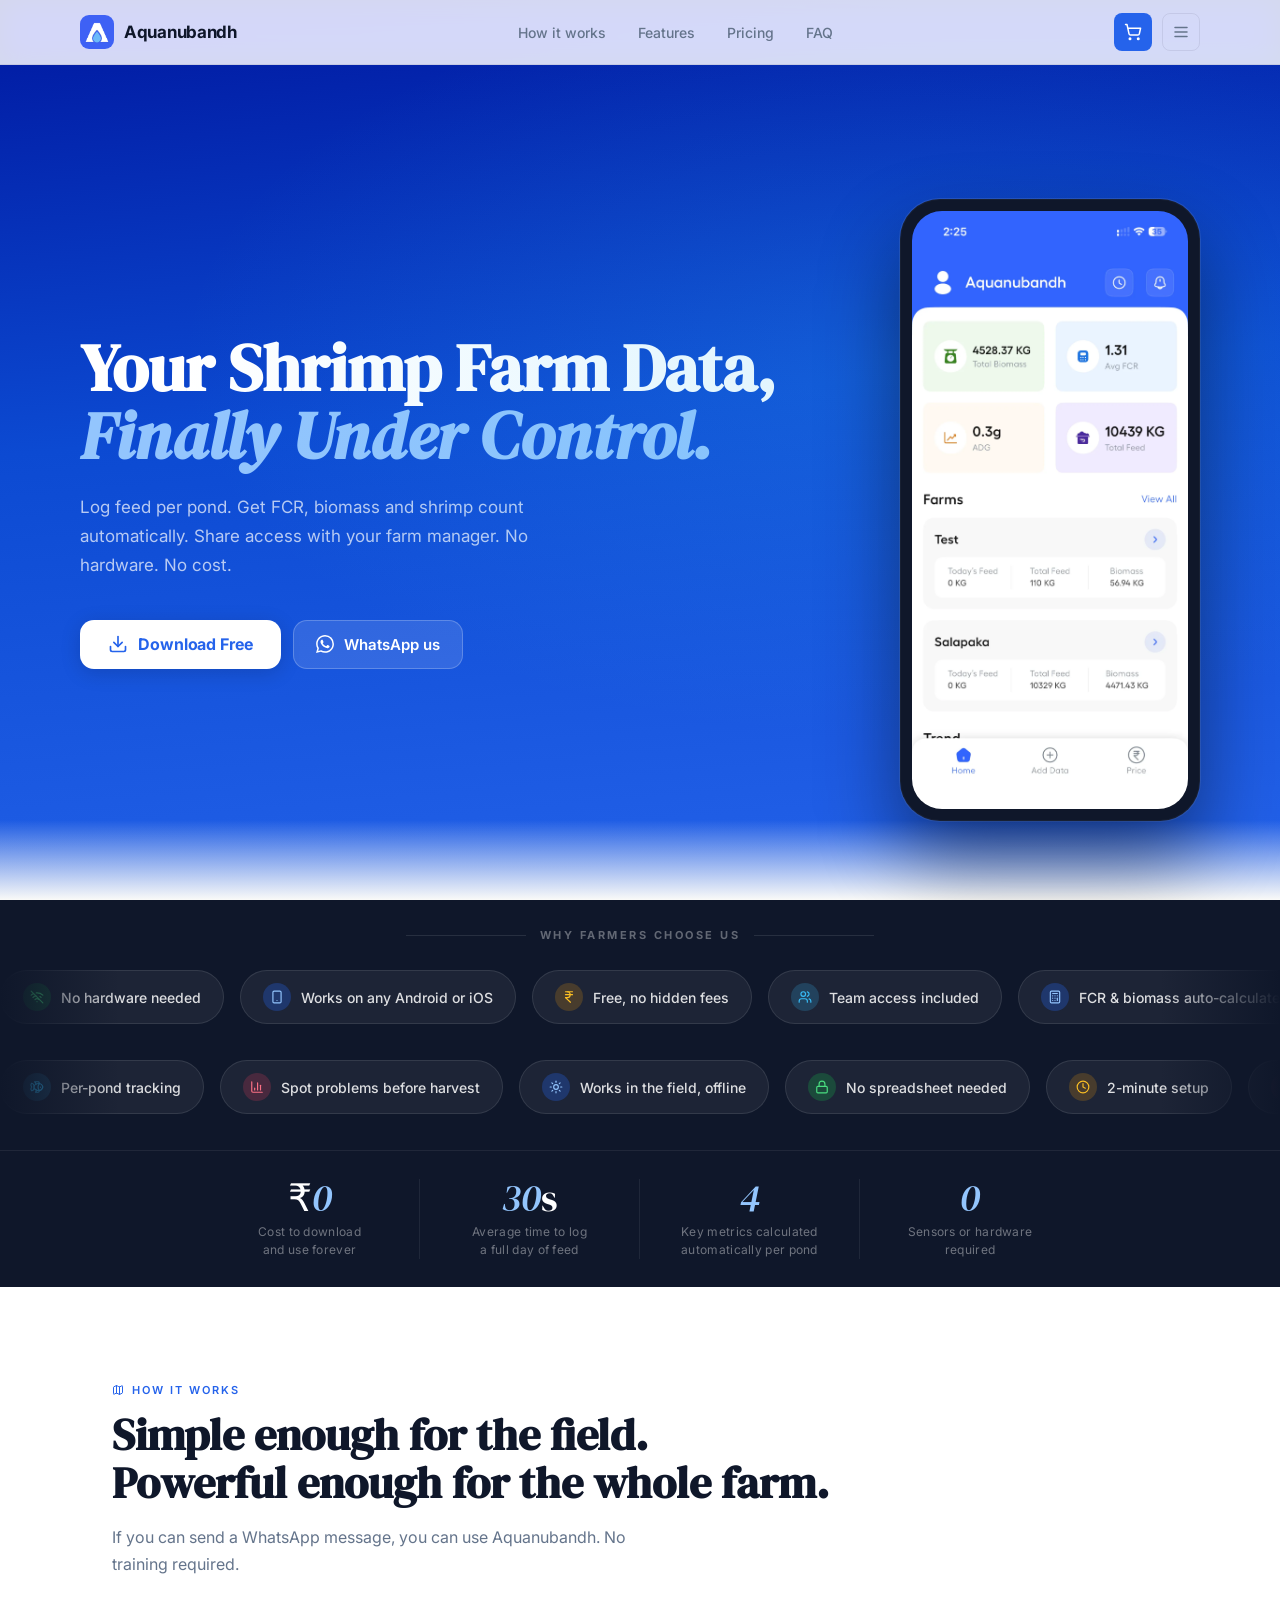
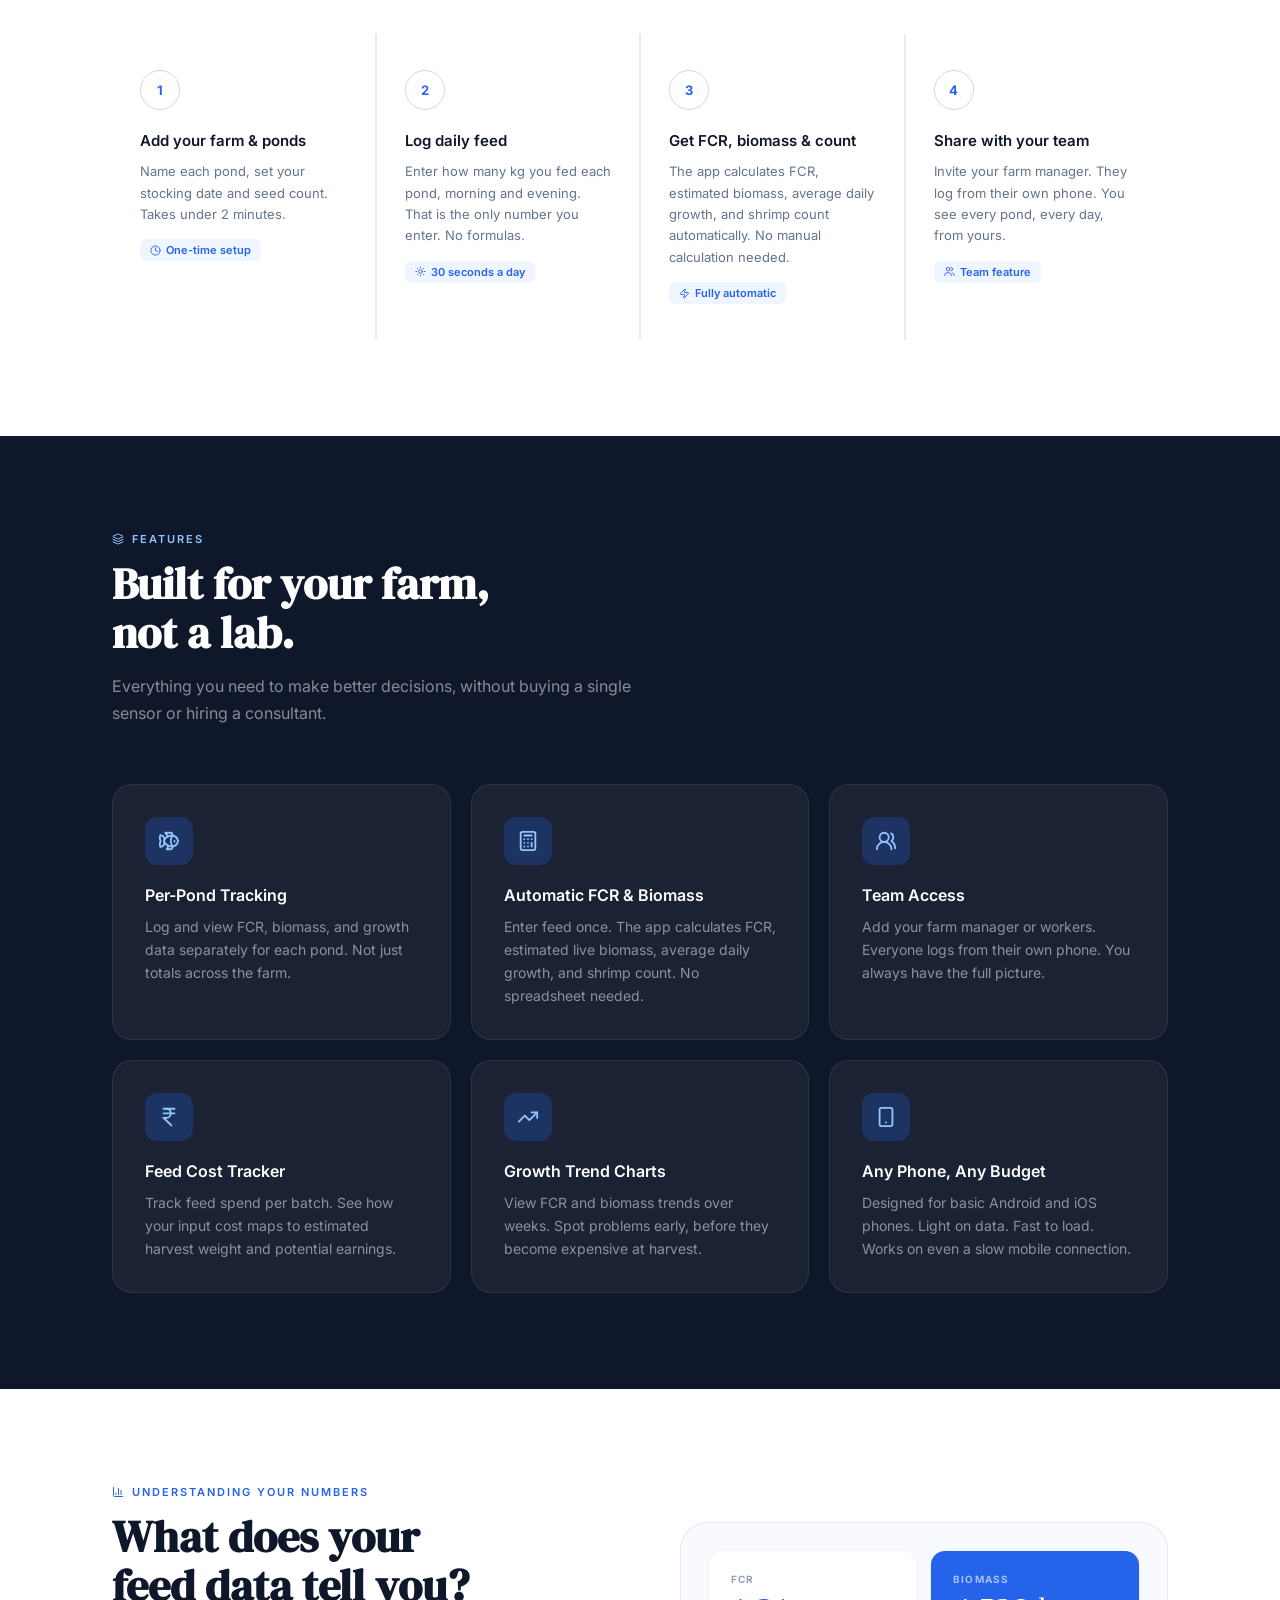
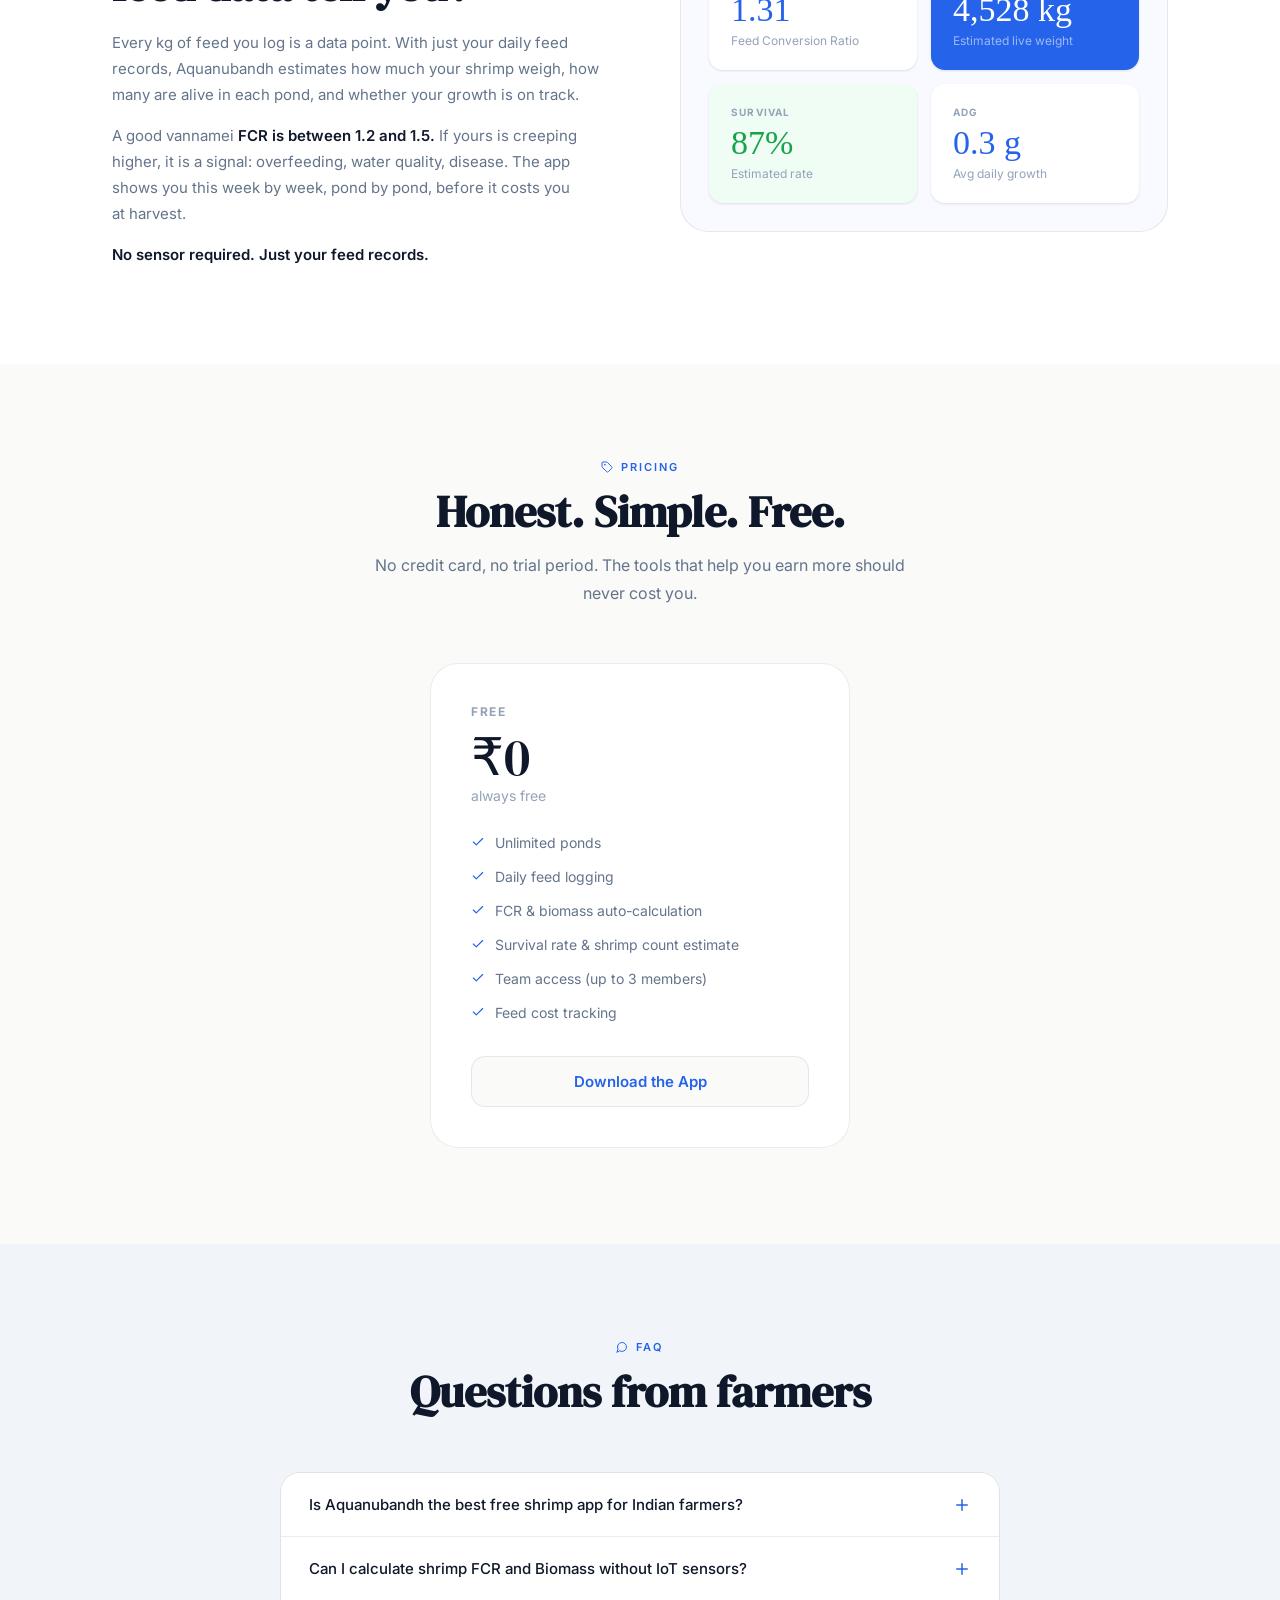
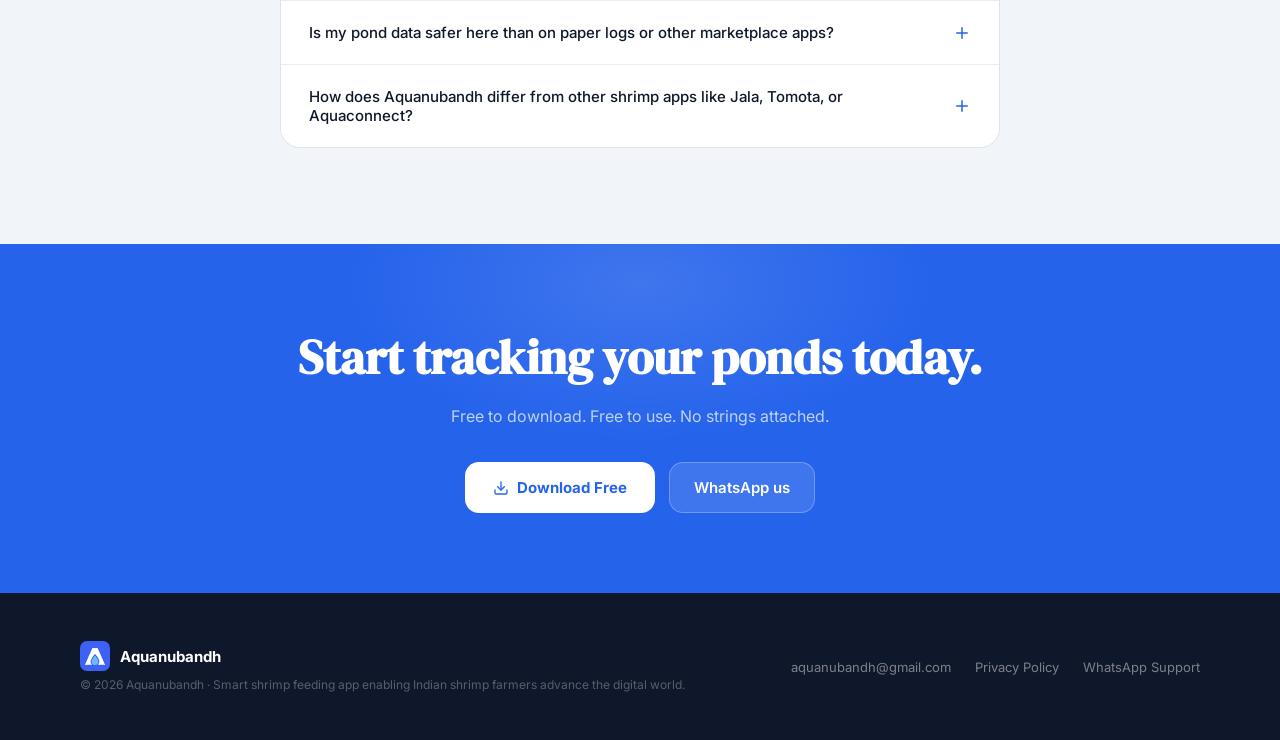
<file: index.html>
<!DOCTYPE html>
<html lang="en">

<head>
  <meta charset="UTF-8">
  <meta name="viewport" content="width=device-width, initial-scale=1.0">
  <title>Aquanubandh | Best Shrimp Feed Tracking App for Vannamei Farming in India</title>
  <meta name="description"
    content="Stop the guesswork in your ponds. Use the free Aquanubandh shrimp Feed Tracking app to track feed, calculate FCR, and monitor biomass without expensive sensors.">
  <meta name="keywords"
    content="shrimp farming app, aquanubandh, aquaculture management software, FCR calculator, biomass estimation, vannamei, shrimp pond tracking, free farming app, India">
  <link rel="canonical" href="https://aquanubandh.com/">
  <link rel="icon" type="image/webp" href="assets/logo.webp">
  <link rel="apple-touch-icon" href="assets/logo.webp">
  <link rel="shortcut icon" href="assets/logo.webp" type="image/webp">
  <meta name="robots" content="index, follow">
  <!-- Open Graph / Facebook -->
  <meta property="og:type" content="website">
  <meta property="og:url" content="https://aquanubandh.com/">
  <meta property="og:title" content="Aquanubandh | Best Shrimp Feed Tracking App for Vannamei Farming in India">
  <meta property="og:description"
    content="Stop the guesswork in your ponds. Use the free Aquanubandh shrimp Feed Tracking app to track feed, calculate FCR, and monitor biomass without expensive sensors.">
  <meta property="og:image" content="https://aquanubandh.com/assets/logo.webp">
  <!-- Twitter -->
  <meta name="twitter:card" content="summary_large_image">
  <meta name="twitter:url" content="https://aquanubandh.com/">
  <meta name="twitter:title" content="Aquanubandh | Best Shrimp Feed Tracking App for Vannamei Farming in India">
  <meta name="twitter:description"
    content="Stop the guesswork in your ponds. Use the free Aquanubandh shrimp Feed Tracking app to track feed, calculate FCR, and monitor biomass without expensive sensors.">
  <meta name="twitter:image" content="https://aquanubandh.com/assets/logo.webp">

  <script type="application/ld+json">
  {
    "@context": "https://schema.org",
    "@type": "Organization",
    "name": "Aquanubandh",
    "url": "https://aquanubandh.com",
    "logo": "https://aquanubandh.com/assets/logo.webp",
    "description": "Aquanubandh is a smart aquaculture and shrimp farm management app."
  }
  </script>
  <script type="application/ld+json">
  {
    "@context": "https://schema.org",
    "@type": "SoftwareApplication",
    "name": "Aquanubandh",
    "operatingSystem": "Android, iOS",
    "applicationCategory": "BusinessApplication, AgriculturalApplication",
    "offers": {
      "@type": "Offer",
      "price": "0",
      "priceCurrency": "INR"
    },
    "description": "A free shrimp farm management app to track feed, FCR, biomass, shrimp count, and survival rate automatically. Designed for shrimp farmers in India."
  }
  </script>
  <script type="application/ld+json">
  {
    "@context": "https://schema.org",
    "@type": "FAQPage",
    "mainEntity": [{
      "@type": "Question",
      "name": "Is Aquanubandh the best free shrimp app for Indian farmers?",
      "acceptedAnswer": {
        "@type": "Answer",
        "text": "Yes. Aquanubandh is the top-rated free shrimp farming app in India, designed for Vannamei pond management without the need for expensive hardware or sensors."
      }
    },
    {
      "@type": "Question",
      "name": "Can I calculate shrimp FCR and Biomass without IoT sensors?",
      "acceptedAnswer": {
        "@type": "Answer",
        "text": "Yes. Aquanubandh uses science-backed growth models to estimate Biomass and FCR based on your daily feed logs, making it the only software-only alternative to expensive hardware-based apps."
      }
    },
    {
      "@type": "Question",
      "name": "Is my pond data safer here than on paper logs or other marketplace apps?",
      "acceptedAnswer": {
        "@type": "Answer",
        "text": "Absolutely. Paper logs get wet and lost. Marketplace apps often want to sell your data to middlemen. Aquanubandh stores your records securely on your device, ensuring your farm's success remains your private business."
      }
    },
    {
      "@type": "Question",
      "name": "How does Aquanubandh differ from other shrimp apps like Jala, Tomota, or Aquaconnect?",
      "acceptedAnswer": {
        "@type": "Answer",
        "text": "Unlike apps that require you to buy expensive hardware, Aquanubandh is the only software-only shrimp app. We focus on making feed logging fast and FCR calculations automatic using just your smartphone."
      }
    }]
  }
  </script>
  <link rel="preconnect" href="https://fonts.googleapis.com">
  <link rel="preconnect" href="https://fonts.gstatic.com" crossorigin="">
  <link
    href="https://fonts.googleapis.com/css2?family=DM+Serif+Display:ital@0;1&family=Inter:wght@300;400;600;700&display=swap"
    rel="stylesheet">
  <style>



  </style>
  <script src="assets/7788e50a-930a-444e-aadd-7bc12679d697.js"></script>
  <style>
    *,
    *::before,
    *::after {
      box-sizing: border-box;
      margin: 0;
      padding: 0;
    }

    :root {
      --blue: #2563EB;
      --blue-dark: #1d4ed8;
      --blue-light: #eff6ff;
      --cyan: #38bdf8;
      --ink: #0f172a;
      --ink-muted: #64748b;
      --ink-faint: #94a3b8;
      --bg: #fafaf8;
      --bg-card: #ffffff;
      --border: rgba(15, 23, 42, 0.08);
      --green: #16a34a;
      --radius-sm: 8px;
      --radius-md: 14px;
      --radius-lg: 20px;
      --radius-xl: 28px;
      --shadow-sm: 0 1px 3px rgba(15, 23, 42, 0.08), 0 1px 2px rgba(15, 23, 42, 0.04);
      --shadow-md: 0 4px 16px rgba(15, 23, 42, 0.08), 0 2px 6px rgba(15, 23, 42, 0.04);
      --shadow-lg: 0 20px 48px rgba(15, 23, 42, 0.12), 0 8px 16px rgba(15, 23, 42, 0.06);
    }

    html {
      scroll-behavior: smooth;
    }

    body {
      font-family: 'Inter', sans-serif;
      background: var(--bg);
      color: var(--ink);
      -webkit-font-smoothing: antialiased;
      overflow-x: hidden;
    }

    /* ── Typography ── */
    .serif {
      font-family: 'DM Serif Display', serif;
    }

    .label {
      font-size: 11px;
      font-weight: 600;
      letter-spacing: 2px;
      text-transform: uppercase;
      color: var(--blue);
    }

    /* ── Animations ── */
    @keyframes fadeUp {
      from {
        opacity: 0;
        transform: translateY(24px);
      }

      to {
        opacity: 1;
        transform: translateY(0);
      }
    }

    @keyframes fadeIn {
      from {
        opacity: 0;
      }

      to {
        opacity: 1;
      }
    }

    @keyframes floatPhone {

      0%,
      100% {
        transform: translateY(0px);
      }

      50% {
        transform: translateY(-10px);
      }
    }

    @keyframes pulse-dot {

      0%,
      100% {
        opacity: 1;
        transform: scale(1);
      }

      50% {
        opacity: 0.5;
        transform: scale(0.8);
      }
    }

    @keyframes marquee {
      0% {
        transform: translateX(0);
      }

      100% {
        transform: translateX(-50%);
      }
    }

    .reveal {
      opacity: 0;
      transform: translateY(28px);
      transition: opacity 0.6s cubic-bezier(0.22, 1, 0.36, 1), transform 0.6s cubic-bezier(0.22, 1, 0.36, 1);
    }

    .reveal.in {
      opacity: 1;
      transform: none;
    }

    .reveal-d1 {
      transition-delay: 0.1s;
    }

    .reveal-d2 {
      transition-delay: 0.2s;
    }

    .reveal-d3 {
      transition-delay: 0.3s;
    }

    .reveal-d4 {
      transition-delay: 0.4s;
    }

    .reveal-d5 {
      transition-delay: 0.5s;
    }

    .reveal-d6 {
      transition-delay: 0.6s;
    }

    /* ── Layout ── */
    .container {
      max-width: 1120px;
      margin: 0 auto;
      padding: 0 32px;
    }

    section {
      position: relative;
    }

    /* ═══════════════════════════ NAV ═══════════════════════════ */
    .nav {
      position: fixed;
      top: 0;
      left: 0;
      right: 0;
      z-index: 100;
      padding: 0 32px;
      backdrop-filter: blur(16px) saturate(180%);
      -webkit-backdrop-filter: blur(16px) saturate(180%);
      background: rgba(250, 250, 248, 0.85);
      border-bottom: 1px solid var(--border);
      transition: box-shadow 0.3s;
    }

    .nav.scrolled {
      box-shadow: var(--shadow-sm);
    }

    .nav-inner {
      max-width: 1120px;
      margin: 0 auto;
      height: 64px;
      display: flex;
      align-items: center;
      justify-content: space-between;
    }

    .nav-logo {
      display: flex;
      align-items: center;
      gap: 10px;
      text-decoration: none;
    }

    .nav-logo img {
      width: 34px;
      height: 34px;
      border-radius: 9px;
      object-fit: cover;
    }

    .nav-logo-name {
      font-size: 17px;
      font-weight: 700;
      color: var(--ink);
      letter-spacing: -0.3px;
    }

    .nav-links {
      display: flex;
      align-items: center;
      gap: 32px;
    }

    .nav-links a {
      font-size: 14px;
      font-weight: 500;
      color: var(--ink-muted);
      text-decoration: none;
      transition: color 0.2s;
    }

    .nav-links a:hover {
      color: var(--ink);
    }

    .nav-right {
      display: flex;
      align-items: center;
      gap: 10px;
    }

    .nav-lang {
      display: flex;
      align-items: center;
      gap: 6px;
      background: transparent;
      border: 1px solid var(--border);
      border-radius: var(--radius-sm);
      padding: 7px 12px;
      font-size: 13px;
      font-weight: 500;
      color: var(--ink-muted);
      cursor: pointer;
      transition: background 0.2s, color 0.2s;
      font-family: 'Inter', sans-serif;
    }

    .nav-lang:hover {
      background: white;
      color: var(--ink);
    }

    .nav-dl-btn {
      background: var(--blue);
      color: white;
      border: none;
      border-radius: var(--radius-sm);
      padding: 9px 18px;
      font-size: 13px;
      font-weight: 600;
      cursor: pointer;
      transition: background 0.2s, transform 0.15s;
      font-family: 'Inter', sans-serif;
      display: flex;
      align-items: center;
      gap: 7px;
    }

    .nav-dl-btn:hover {
      background: var(--blue-dark);
      transform: translateY(-1px);
    }

    .nav-hamburger {
      background: transparent;
      border: 1px solid var(--border);
      border-radius: var(--radius-sm);
      width: 38px;
      height: 38px;
      display: flex;
      align-items: center;
      justify-content: center;
      cursor: pointer;
      color: var(--ink-muted);
      transition: background 0.2s, color 0.2s;
    }

    .nav-hamburger:hover {
      background: white;
      color: var(--ink);
    }

    .nav-shop-btn {
      background: var(--blue);
      border: none;
      border-radius: var(--radius-sm);
      width: 38px;
      height: 38px;
      display: flex;
      align-items: center;
      justify-content: center;
      cursor: pointer;
      color: white;
      text-decoration: none;
      transition: background 0.2s, transform 0.2s;
    }

    .nav-shop-btn:hover {
      background: var(--blue-dark);
      transform: scale(1.05);
    }

    /* ── Full-screen Glassmorphism Menu ── */
    .menu-overlay {
      position: fixed;
      inset: 0;
      z-index: 200;
      opacity: 0;
      pointer-events: none;
      transition: opacity 0.5s cubic-bezier(0.22, 1, 0.36, 1);
      background: rgba(8, 14, 40, 0.75);
      backdrop-filter: blur(24px) saturate(180%);
      -webkit-backdrop-filter: blur(24px) saturate(180%);
    }

    .menu-overlay.open {
      opacity: 1;
      pointer-events: all;
    }

    .menu-panel {
      position: fixed;
      inset: 0;
      z-index: 201;
      display: flex;
      flex-direction: column;
      opacity: 0;
      pointer-events: none;
      transform: scale(0.97);
      transition: opacity 0.4s cubic-bezier(0.22, 1, 0.36, 1), transform 0.4s cubic-bezier(0.22, 1, 0.36, 1);
      will-change: opacity, transform;
    }

    .menu-panel.open {
      opacity: 1;
      pointer-events: all;
      transform: scale(1);
    }

    .menu-header {
      display: flex;
      align-items: center;
      justify-content: space-between;
      padding: 20px 32px;
      flex-shrink: 0;
    }

    .menu-logo {
      display: flex;
      align-items: center;
      gap: 10px;
    }

    .menu-logo img {
      width: 30px;
      height: 30px;
      border-radius: 7px;
      object-fit: cover;
    }

    .menu-logo span {
      font-weight: 700;
      font-size: 16px;
      color: white;
      letter-spacing: -0.3px;
    }

    .menu-close {
      background: rgba(255, 255, 255, 0.1);
      border: 1px solid rgba(255, 255, 255, 0.15);
      border-radius: 50%;
      width: 40px;
      height: 40px;
      display: flex;
      align-items: center;
      justify-content: center;
      cursor: pointer;
      color: rgba(255, 255, 255, 0.8);
      transition: background 0.2s, transform 0.2s;
    }

    .menu-close:hover {
      background: rgba(255, 255, 255, 0.2);
      transform: rotate(90deg);
    }

    .menu-body {
      flex: 1;
      display: flex;
      align-items: flex-start;
      justify-content: center;
      padding: 20px 40px;
      overflow-y: auto;
    }

    .menu-body-inner {
      width: 100%;
      max-width: 760px;
      margin: auto 0;
      display: grid;
      grid-template-columns: 1fr 1fr;
      gap: 12px 48px;
    }

    .menu-section-title {
      font-size: 10px;
      font-weight: 700;
      letter-spacing: 2.5px;
      text-transform: uppercase;
      color: rgba(255, 255, 255, 0.3);
      margin-bottom: 10px;
      padding: 0 4px;
    }

    .menu-item {
      display: flex;
      align-items: center;
      gap: 14px;
      padding: 13px 16px;
      text-decoration: none;
      color: rgba(255, 255, 255, 0.85);
      cursor: pointer;
      border-radius: 14px;
      background: rgba(255, 255, 255, 0);
      border: 1px solid rgba(255, 255, 255, 0);
      transition: background 0.2s, border-color 0.2s, color 0.2s, transform 0.2s;
    }

    .menu-item:hover {
      background: rgba(255, 255, 255, 0.08);
      border-color: rgba(255, 255, 255, 0.12);
      color: white;
      transform: translateX(4px);
    }

    .menu-item-icon {
      width: 38px;
      height: 38px;
      border-radius: 11px;
      background: rgba(255, 255, 255, 0.1);
      border: 1px solid rgba(255, 255, 255, 0.12);
      display: flex;
      align-items: center;
      justify-content: center;
      color: rgba(255, 255, 255, 0.75);
      flex-shrink: 0;
      transition: background 0.2s;
    }

    .menu-item:hover .menu-item-icon {
      background: rgba(255, 255, 255, 0.18);
      color: white;
    }

    .menu-item-text {
      flex: 1;
    }

    .menu-item-label {
      font-size: 15px;
      font-weight: 600;
      color: white;
      line-height: 1.2;
    }

    .menu-item-sub {
      font-size: 12px;
      color: rgba(255, 255, 255, 0.4);
      margin-top: 2px;
    }

    .menu-item-badge {
      font-size: 9px;
      font-weight: 700;
      background: rgba(255, 255, 255, 0.1);
      border: 1px solid rgba(255, 255, 255, 0.15);
      color: rgba(255, 255, 255, 0.6);
      border-radius: 5px;
      padding: 2px 7px;
      text-transform: uppercase;
      letter-spacing: 0.5px;
      flex-shrink: 0;
    }

    .menu-item-badge.new {
      background: rgba(74, 222, 128, 0.15);
      border-color: rgba(74, 222, 128, 0.25);
      color: #4ade80;
    }

    .menu-divider {
      height: 1px;
      background: rgba(255, 255, 255, 0.08);
      margin: 6px 16px;
    }

    .menu-footer {
      padding: 16px 32px 28px;
      border-top: 1px solid rgba(255, 255, 255, 0.1);
      flex-shrink: 0;
      display: flex;
      justify-content: center;
    }

    .menu-footer-dl {
      padding: 14px 40px;
      background: white;
      color: var(--blue);
      border: none;
      border-radius: 14px;
      font-size: 15px;
      font-weight: 700;
      cursor: pointer;
      font-family: 'Inter', sans-serif;
      transition: background 0.2s, transform 0.15s, box-shadow 0.2s;
      display: flex;
      align-items: center;
      gap: 10px;
      box-shadow: 0 8px 32px rgba(255, 255, 255, 0.1);
    }

    .menu-footer-dl:hover {
      background: #f0f6ff;
      transform: translateY(-2px);
      box-shadow: 0 12px 40px rgba(255, 255, 255, 0.18);
    }

    @keyframes menuItemIn {
      from {
        opacity: 0;
        transform: translateY(12px);
      }

      to {
        opacity: 1;
        transform: translateY(0);
      }
    }

    .menu-panel.open .menu-item {
      animation: menuItemIn 0.4s cubic-bezier(0.22, 1, 0.36, 1) both;
    }

    .menu-panel.open .menu-item:nth-child(1) {
      animation-delay: 0.05s;
    }

    .menu-panel.open .menu-item:nth-child(2) {
      animation-delay: 0.10s;
    }

    .menu-panel.open .menu-item:nth-child(3) {
      animation-delay: 0.15s;
    }

    .menu-panel.open .menu-item:nth-child(4) {
      animation-delay: 0.20s;
    }

    .menu-panel.open .menu-item:nth-child(5) {
      animation-delay: 0.25s;
    }

    .menu-panel.open .menu-item:nth-child(6) {
      animation-delay: 0.30s;
    }

    /* ═══════════════════════════ HERO ═══════════════════════════ */
    .hero {
      padding: 120px 32px 0;
      background: linear-gradient(175deg, #00179f 0%, #0c4ad2 45%, #2563eb 100%);
      overflow: hidden;
      position: relative;
      min-height: 100svh;
      display: flex;
      align-items: center;
    }

    .hero::before {
      content: '';
      position: absolute;
      inset: 0;
      background: radial-gradient(ellipse 80% 60% at 70% 40%, rgba(56, 189, 248, 0.18) 0%, transparent 70%);
      pointer-events: none;
    }

    .hero::after {
      content: '';
      position: absolute;
      bottom: 0;
      left: 0;
      right: 0;
      height: 80px;
      background: linear-gradient(to bottom, transparent, var(--bg));
      pointer-events: none;
    }

    .hero-inner {
      width: 100%;
      max-width: 1120px;
      margin: 0 auto;
      display: grid;
      grid-template-columns: 1fr 300px;
      gap: 80px;
      align-items: center;
    }

    .hero-text {
      padding-top: 32px;
      padding-bottom: 48px;
    }

    .hero-badge {
      display: inline-flex;
      align-items: center;
      gap: 8px;
      background: rgba(255, 255, 255, 0.12);
      border: 1px solid rgba(255, 255, 255, 0.2);
      border-radius: 100px;
      padding: 7px 16px;
      font-size: 12px;
      font-weight: 500;
      color: rgba(255, 255, 255, 0.85);
      margin-bottom: 28px;
    }

    .hero-badge-dot {
      width: 6px;
      height: 6px;
      border-radius: 50%;
      background: #4ade80;
      animation: pulse-dot 2s ease infinite;
      flex-shrink: 0;
    }

    .hero-h1 {
      font-family: 'DM Serif Display', serif;
      font-size: 66px;
      line-height: 1.03;
      color: white;
      margin-bottom: 22px;
      text-wrap: pretty;
    }

    .hero-h1 em {
      font-style: italic;
      color: #93c5fd;
    }

    .hero-sub {
      font-size: 17px;
      line-height: 1.7;
      color: rgba(255, 255, 255, 0.7);
      max-width: 480px;
      margin-bottom: 40px;
      text-wrap: pretty;
    }

    .hero-actions {
      display: flex;
      gap: 12px;
      flex-wrap: wrap;
    }

    .btn-download-hero {
      display: inline-flex;
      align-items: center;
      gap: 10px;
      background: white;
      border: none;
      border-radius: var(--radius-md);
      padding: 14px 28px;
      color: var(--blue);
      font-size: 16px;
      font-weight: 700;
      cursor: pointer;
      transition: background 0.2s, transform 0.15s, box-shadow 0.2s;
      font-family: 'Inter', sans-serif;
      box-shadow: 0 4px 20px rgba(0, 0, 0, 0.15);
      letter-spacing: -0.1px;
    }

    .btn-download-hero:hover {
      background: #f0f6ff;
      transform: translateY(-2px);
      box-shadow: 0 10px 32px rgba(0, 0, 0, 0.2);
    }

    .btn-wa {
      display: flex;
      align-items: center;
      gap: 10px;
      background: rgba(255, 255, 255, 0.12);
      border: 1px solid rgba(255, 255, 255, 0.22);
      border-radius: var(--radius-md);
      padding: 14px 22px;
      color: white;
      font-size: 15px;
      font-weight: 600;
      cursor: pointer;
      transition: background 0.2s, transform 0.15s;
      font-family: 'Inter', sans-serif;
    }

    .btn-wa:hover {
      background: rgba(255, 255, 255, 0.2);
      transform: translateY(-2px);
    }

    .hero-phone-wrap {
      position: relative;
      z-index: 1;
    }

    .hero-phone-float {
      animation: floatPhone 5s ease-in-out infinite;
    }

    .phone-shell {
      background: #0f172a;
      border-radius: 40px;
      padding: 12px;
      box-shadow: 0 40px 80px rgba(0, 0, 0, 0.45), 0 0 0 1px rgba(255, 255, 255, 0.1), inset 0 0 0 1px rgba(255, 255, 255, 0.04);
    }

    .phone-notch {
      width: 90px;
      height: 26px;
      background: #0f172a;
      border-radius: 0 0 18px 18px;
      margin: 0 auto 8px;
      position: relative;
      z-index: 2;
    }

    .phone-screen {
      border-radius: 30px;
      overflow: hidden;
    }

    .phone-screen img {
      width: 100%;
      display: block;
      object-fit: cover;
    }

    /* ═══════════════════════════ WHY FARMERS CHOOSE US ═══════════════════════════ */
    .why-section {
      background: var(--ink);
      overflow: hidden;
      padding: 0;
      position: relative;
    }

    /* Top label bar */
    .why-label-bar {
      display: flex;
      align-items: center;
      justify-content: center;
      padding: 28px 32px 0;
      gap: 14px;
    }

    .why-label-text {
      font-size: 11px;
      font-weight: 700;
      letter-spacing: 2.5px;
      text-transform: uppercase;
      color: rgba(255, 255, 255, 0.35);
    }

    .why-label-line {
      flex: 1;
      max-width: 120px;
      height: 1px;
      background: rgba(255, 255, 255, 0.1);
    }

    /* Scrolling marquee track */
    .why-marquee-outer {
      padding: 28px 0 36px;
      position: relative;
    }

    /* Edge fade masks */
    .why-marquee-outer::before,
    .why-marquee-outer::after {
      content: '';
      position: absolute;
      top: 0;
      bottom: 0;
      width: 120px;
      z-index: 2;
      pointer-events: none;
    }

    .why-marquee-outer::before {
      left: 0;
      background: linear-gradient(to right, var(--ink) 0%, transparent 100%);
    }

    .why-marquee-outer::after {
      right: 0;
      background: linear-gradient(to left, var(--ink) 0%, transparent 100%);
    }

    .why-marquee-track {
      display: flex;
      gap: 16px;
      width: max-content;
      animation: marquee 28s linear infinite;
    }

    .why-marquee-track:hover {
      animation-play-state: paused;
    }

    .why-chip {
      display: flex;
      align-items: center;
      gap: 10px;
      background: rgba(255, 255, 255, 0.06);
      border: 1px solid rgba(255, 255, 255, 0.1);
      border-radius: 100px;
      padding: 12px 22px;
      white-space: nowrap;
      flex-shrink: 0;
      transition: background 0.2s, border-color 0.2s;
    }

    .why-chip:hover {
      background: rgba(255, 255, 255, 0.11);
      border-color: rgba(255, 255, 255, 0.2);
    }

    .why-chip-icon {
      width: 28px;
      height: 28px;
      border-radius: 50%;
      display: flex;
      align-items: center;
      justify-content: center;
      flex-shrink: 0;
    }

    .why-chip-icon.blue {
      background: rgba(37, 99, 235, 0.3);
      color: #93c5fd;
    }

    .why-chip-icon.green {
      background: rgba(22, 163, 74, 0.3);
      color: #4ade80;
    }

    .why-chip-icon.cyan {
      background: rgba(56, 189, 248, 0.2);
      color: #38bdf8;
    }

    .why-chip-icon.amber {
      background: rgba(245, 158, 11, 0.2);
      color: #fbbf24;
    }

    .why-chip-icon.rose {
      background: rgba(244, 63, 94, 0.2);
      color: #fb7185;
    }

    .why-chip-label {
      font-size: 14px;
      font-weight: 500;
      color: rgba(255, 255, 255, 0.85);
    }

    /* Second row — slower, reversed */
    .why-marquee-track.row2 {
      animation: marquee2 36s linear infinite;
    }

    @keyframes marquee2 {
      0% {
        transform: translateX(-50%);
      }

      100% {
        transform: translateX(0);
      }
    }

    /* Stat bar at the bottom */
    .why-stats {
      display: flex;
      justify-content: center;
      gap: 0;
      border-top: 1px solid rgba(255, 255, 255, 0.07);
      padding: 28px 32px;
    }

    .why-stat {
      flex: 1;
      max-width: 220px;
      text-align: center;
      padding: 0 32px;
      border-right: 1px solid rgba(255, 255, 255, 0.07);
    }

    .why-stat:last-child {
      border-right: none;
    }

    .why-stat-val {
      font-family: 'DM Serif Display', serif;
      font-size: 38px;
      line-height: 1;
      color: white;
      margin-bottom: 6px;
    }

    .why-stat-val span {
      color: #93c5fd;
      font-style: italic;
    }

    .why-stat-lbl {
      font-size: 12px;
      color: rgba(255, 255, 255, 0.4);
      letter-spacing: 0.3px;
      line-height: 1.5;
    }

    /* ═══════════════════════════ SECTION SHELL ═══════════════════════════ */
    .section-shell {
      padding: 96px 32px;
    }

    .section-shell.bg-white {
      background: white;
    }

    .section-shell.bg-blue-dark {
      background: #0f172a;
    }

    .section-shell.bg-subtle {
      background: #f1f5f9;
    }

    .section-header {
      margin-bottom: 56px;
    }

    .section-header.center {
      text-align: center;
    }

    .section-header.center .section-label {
      justify-content: center;
    }

    .section-label {
      display: flex;
      align-items: center;
      gap: 8px;
      font-size: 11px;
      font-weight: 600;
      letter-spacing: 2px;
      text-transform: uppercase;
      color: var(--blue);
      margin-bottom: 14px;
    }

    .section-h2 {
      font-family: 'DM Serif Display', serif;
      font-size: 44px;
      line-height: 1.1;
      color: var(--ink);
      text-wrap: pretty;
      margin-bottom: 16px;
    }

    .section-sub {
      font-size: 16px;
      line-height: 1.7;
      color: var(--ink-muted);
      max-width: 540px;
      text-wrap: pretty;
    }

    .section-header.center .section-sub {
      margin: 0 auto;
    }

    /* ═══════════════════════════ HOW IT WORKS ═══════════════════════════ */
    .steps-grid {
      display: grid;
      grid-template-columns: repeat(4, 1fr);
      gap: 2px;
      background: var(--border);
      border-radius: var(--radius-lg);
      overflow: hidden;
    }

    .step-card {
      background: white;
      padding: 36px 28px;
      position: relative;
      transition: background 0.2s;
    }

    .step-card:hover {
      background: #fafffe;
    }

    .step-num {
      width: 40px;
      height: 40px;
      border-radius: 50%;
      border: 1.5px solid rgba(37, 99, 235, 0.25);
      display: flex;
      align-items: center;
      justify-content: center;
      font-size: 13px;
      font-weight: 700;
      color: var(--blue);
      margin-bottom: 20px;
      transition: background 0.2s, border-color 0.2s, color 0.2s;
    }

    .step-card:hover .step-num {
      background: var(--blue);
      border-color: var(--blue);
      color: white;
    }

    .step-title {
      font-size: 15px;
      font-weight: 600;
      color: var(--ink);
      margin-bottom: 10px;
      line-height: 1.4;
    }

    .step-body {
      font-size: 13px;
      color: var(--ink-muted);
      line-height: 1.65;
      text-wrap: pretty;
    }

    .step-tag {
      display: inline-flex;
      align-items: center;
      gap: 5px;
      background: var(--blue-light);
      color: var(--blue);
      font-size: 11px;
      font-weight: 600;
      border-radius: 6px;
      padding: 4px 10px;
      margin-top: 14px;
    }

    /* ═══════════════════════════ FEATURES ═══════════════════════════ */
    .feat-grid {
      display: grid;
      grid-template-columns: repeat(3, 1fr);
      gap: 20px;
    }

    .feat-card {
      background: rgba(255, 255, 255, 0.05);
      border: 1px solid rgba(255, 255, 255, 0.08);
      border-radius: var(--radius-lg);
      padding: 32px;
      transition: background 0.2s, transform 0.2s, border-color 0.2s;
    }

    .feat-card:hover {
      background: rgba(255, 255, 255, 0.09);
      transform: translateY(-3px);
      border-color: rgba(255, 255, 255, 0.15);
    }

    .feat-icon-wrap {
      width: 48px;
      height: 48px;
      border-radius: 12px;
      background: rgba(37, 99, 235, 0.25);
      display: flex;
      align-items: center;
      justify-content: center;
      margin-bottom: 20px;
      color: #93c5fd;
    }

    .feat-title {
      font-size: 16px;
      font-weight: 600;
      color: white;
      margin-bottom: 10px;
    }

    .feat-body {
      font-size: 14px;
      color: rgba(255, 255, 255, 0.5);
      line-height: 1.65;
      text-wrap: pretty;
    }

    /* ═══════════════════════════ FCR EXPLAINER ═══════════════════════════ */
    .fcr-inner {
      display: grid;
      grid-template-columns: 1fr 1fr;
      gap: 80px;
      align-items: center;
    }

    .fcr-body {
      font-size: 15px;
      color: var(--ink-muted);
      line-height: 1.75;
      margin-top: 20px;
      text-wrap: pretty;
    }

    .fcr-body+.fcr-body {
      margin-top: 14px;
    }

    .fcr-highlight {
      color: var(--ink);
      font-weight: 600;
    }

    .metrics-panel {
      background: #f8faff;
      border: 1px solid var(--border);
      border-radius: var(--radius-xl);
      padding: 28px;
      display: grid;
      grid-template-columns: 1fr 1fr;
      gap: 14px;
    }

    .metric-tile {
      background: white;
      border-radius: var(--radius-md);
      padding: 22px;
      box-shadow: var(--shadow-sm);
      transition: transform 0.2s, box-shadow 0.2s;
    }

    .metric-tile:hover {
      transform: translateY(-2px);
      box-shadow: var(--shadow-md);
    }

    .metric-tile.accent {
      background: var(--blue);
    }

    .metric-tile.green-tile {
      background: #f0fdf4;
    }

    .metric-tile.highlighted {
      grid-column: span 2;
      background: var(--blue-light);
      border: 2px solid var(--blue);
    }

    .metric-tile.highlighted .metric-lbl {
      color: var(--blue);
      font-weight: 800;
    }

    .metric-desc.metric-desc-list {
      font-size: 14px;
      color: var(--ink);
      line-height: 1.8;
      margin-top: 12px;
    }

    .metric-lbl {
      font-size: 10px;
      font-weight: 700;
      text-transform: uppercase;
      letter-spacing: 1.2px;
      color: var(--ink-faint);
      margin-bottom: 8px;
    }

    .metric-tile.accent .metric-lbl {
      color: rgba(255, 255, 255, 0.6);
    }

    .metric-val {
      font-family: 'Instrument Serif', serif;
      font-size: 34px;
      color: var(--blue);
      line-height: 1;
    }

    .metric-tile.accent .metric-val {
      color: white;
    }

    .metric-tile.green-tile .metric-val {
      color: var(--green);
    }

    .metric-desc {
      font-size: 12px;
      color: var(--ink-faint);
      margin-top: 6px;
    }

    .metric-tile.accent .metric-desc {
      color: rgba(255, 255, 255, 0.55);
    }

    /* ═══════════════════════════ PRICING ═══════════════════════════ */
    .price-grid {
      display: grid;
      grid-template-columns: 1fr;
      gap: 24px;
      max-width: 420px;
      margin: 0 auto;
    }

    .price-card {
      border-radius: var(--radius-xl);
      padding: 40px;
      border: 1.5px solid var(--border);
      background: white;
      transition: box-shadow 0.2s, transform 0.2s;
    }

    .price-card:hover {
      box-shadow: var(--shadow-md);
      transform: translateY(-2px);
    }

    .price-card.featured {
      background: #0f172a;
      border-color: #0f172a;
      position: relative;
      overflow: hidden;
    }

    .price-card.featured::before {
      content: '';
      position: absolute;
      top: -80px;
      right: -80px;
      width: 220px;
      height: 220px;
      background: radial-gradient(circle, rgba(37, 99, 235, 0.4) 0%, transparent 70%);
      pointer-events: none;
    }

    .price-badge {
      display: inline-block;
      background: rgba(56, 189, 248, 0.15);
      color: #38bdf8;
      font-size: 11px;
      font-weight: 700;
      letter-spacing: 1px;
      text-transform: uppercase;
      border-radius: 6px;
      padding: 4px 10px;
      margin-bottom: 20px;
    }

    .price-name {
      font-size: 12px;
      font-weight: 700;
      letter-spacing: 1.5px;
      text-transform: uppercase;
      color: var(--ink-faint);
      margin-bottom: 12px;
    }

    .price-card.featured .price-name {
      color: rgba(255, 255, 255, 0.4);
    }

    .price-amount {
      font-family: 'DM Serif Display', serif;
      font-size: 52px;
      color: var(--ink);
      line-height: 1;
    }

    .price-card.featured .price-amount {
      color: white;
    }

    .price-period {
      font-size: 14px;
      color: var(--ink-faint);
      margin-top: 4px;
      margin-bottom: 28px;
    }

    .price-card.featured .price-period {
      color: rgba(255, 255, 255, 0.4);
    }

    .price-list {
      list-style: none;
      display: flex;
      flex-direction: column;
      gap: 12px;
      margin-bottom: 32px;
    }

    .price-list li {
      font-size: 14px;
      color: var(--ink-muted);
      display: flex;
      align-items: flex-start;
      gap: 10px;
      line-height: 1.5;
    }

    .price-card.featured .price-list li {
      color: rgba(255, 255, 255, 0.7);
    }

    .price-list-check {
      color: var(--blue);
      flex-shrink: 0;
      margin-top: 1px;
    }

    .price-card.featured .price-list-check {
      color: #38bdf8;
    }

    .price-btn {
      width: 100%;
      padding: 15px;
      border-radius: var(--radius-md);
      font-size: 15px;
      font-weight: 600;
      cursor: pointer;
      border: 1.5px solid var(--border);
      background: var(--bg);
      color: var(--blue);
      font-family: 'Inter', sans-serif;
      transition: all 0.2s;
    }

    .price-btn:hover {
      background: var(--blue-light);
      border-color: var(--blue);
    }

    .price-card.featured .price-btn {
      background: var(--blue);
      color: white;
      border-color: var(--blue);
    }

    .price-card.featured .price-btn:hover {
      background: var(--blue-dark);
    }

    /* ═══════════════════════════ FAQ ═══════════════════════════ */
    .faq-list {
      max-width: 720px;
      margin: 0 auto;
      display: flex;
      flex-direction: column;
      gap: 0;
      border: 1px solid var(--border);
      border-radius: var(--radius-lg);
      overflow: hidden;
    }

    .faq-item {
      border-bottom: 1px solid var(--border);
      background: white;
    }

    .faq-item:last-child {
      border-bottom: none;
    }

    .faq-q {
      padding: 22px 28px;
      display: flex;
      justify-content: space-between;
      align-items: center;
      cursor: pointer;
      font-size: 15px;
      font-weight: 500;
      color: var(--ink);
      gap: 16px;
      transition: background 0.15s;
      -webkit-user-select: none;
      user-select: none;
    }

    .faq-q:hover {
      background: #fafaf8;
    }

    .faq-icon {
      color: var(--blue);
      flex-shrink: 0;
      transition: transform 0.25s cubic-bezier(0.22, 1, 0.36, 1);
      display: flex;
    }

    .faq-item.open .faq-icon {
      transform: rotate(45deg);
    }

    .faq-a {
      padding: 0 28px;
      font-size: 14px;
      color: var(--ink-muted);
      line-height: 1.75;
      text-wrap: pretty;
      max-height: 0;
      overflow: hidden;
      transition: max-height 0.35s cubic-bezier(0.22, 1, 0.36, 1), padding 0.35s;
    }

    .faq-item.open .faq-a {
      max-height: 200px;
      padding: 0 28px 22px;
    }

    /* ═══════════════════════════ CTA BAND ═══════════════════════════ */
    .cta-band {
      background: var(--blue);
      padding: 80px 32px;
      text-align: center;
      position: relative;
      overflow: hidden;
    }

    .cta-band::before {
      content: '';
      position: absolute;
      top: -120px;
      left: 50%;
      transform: translateX(-50%);
      width: 600px;
      height: 320px;
      background: radial-gradient(ellipse, rgba(255, 255, 255, 0.12) 0%, transparent 70%);
    }

    .cta-band-h2 {
      font-family: 'DM Serif Display', serif;
      font-size: 48px;
      color: white;
      margin-bottom: 16px;
      position: relative;
    }

    .cta-band-sub {
      font-size: 16px;
      color: rgba(255, 255, 255, 0.7);
      margin-bottom: 36px;
      position: relative;
    }

    .cta-band-actions {
      display: flex;
      gap: 14px;
      justify-content: center;
      flex-wrap: wrap;
      position: relative;
    }

    .btn-white {
      background: white;
      color: var(--blue);
      border: none;
      border-radius: var(--radius-md);
      padding: 15px 28px;
      font-size: 15px;
      font-weight: 700;
      cursor: pointer;
      display: flex;
      align-items: center;
      gap: 8px;
      transition: transform 0.15s, box-shadow 0.15s;
      font-family: 'Inter', sans-serif;
    }

    .btn-white:hover {
      transform: translateY(-2px);
      box-shadow: 0 10px 28px rgba(0, 0, 0, 0.15);
    }

    .btn-ghost-white {
      background: rgba(255, 255, 255, 0.12);
      color: white;
      border: 1px solid rgba(255, 255, 255, 0.25);
      border-radius: var(--radius-md);
      padding: 15px 24px;
      font-size: 15px;
      font-weight: 600;
      cursor: pointer;
      transition: background 0.2s;
      font-family: 'Inter', sans-serif;
    }

    .btn-ghost-white:hover {
      background: rgba(255, 255, 255, 0.2);
    }

    /* ═══════════════════════════ FOOTER ═══════════════════════════ */
    .footer {
      background: #0f172a;
      padding: 48px 32px;
    }

    .footer-inner {
      max-width: 1120px;
      margin: 0 auto;
      display: flex;
      justify-content: space-between;
      align-items: center;
      gap: 24px;
      flex-wrap: wrap;
    }

    .footer-logo {
      display: flex;
      align-items: center;
      gap: 10px;
    }

    .footer-logo img {
      width: 30px;
      height: 30px;
      border-radius: 7px;
      object-fit: cover;
    }

    .footer-logo-name {
      font-weight: 700;
      font-size: 15px;
      color: white;
    }

    .footer-meta {
      font-size: 12px;
      color: rgba(255, 255, 255, 0.3);
      margin-top: 6px;
    }

    .footer-links {
      display: flex;
      gap: 24px;
      align-items: center;
      flex-wrap: wrap;
    }

    .footer-links a {
      font-size: 13px;
      color: rgba(255, 255, 255, 0.45);
      text-decoration: none;
      transition: color 0.2s;
    }

    .footer-links a:hover {
      color: rgba(255, 255, 255, 0.8);
    }

    /* ═══════════════════════════ DOWNLOAD MODAL ═══════════════════════════ */
    .dl-modal-overlay {
      position: fixed;
      inset: 0;
      z-index: 300;
      background: rgba(8, 14, 40, 0.7);
      backdrop-filter: blur(20px) saturate(180%);
      -webkit-backdrop-filter: blur(20px) saturate(180%);
      display: flex;
      align-items: center;
      justify-content: center;
      padding: 24px;
      opacity: 0;
      pointer-events: none;
      transition: opacity 0.35s cubic-bezier(0.22, 1, 0.36, 1);
    }

    .dl-modal-overlay.open {
      opacity: 1;
      pointer-events: all;
    }

    .dl-modal {
      background: rgba(255, 255, 255, 0.08);
      border: 1px solid rgba(255, 255, 255, 0.18);
      border-radius: 28px;
      padding: 40px 36px 36px;
      max-width: 440px;
      width: 100%;
      backdrop-filter: blur(40px);
      -webkit-backdrop-filter: blur(40px);
      box-shadow: 0 32px 80px rgba(0, 0, 0, 0.45);
      transform: scale(0.95) translateY(12px);
      transition: transform 0.35s cubic-bezier(0.22, 1, 0.36, 1);
      position: relative;
    }

    .dl-modal-overlay.open .dl-modal {
      transform: scale(1) translateY(0);
    }

    .dl-modal-close {
      position: absolute;
      top: 16px;
      right: 16px;
      background: rgba(255, 255, 255, 0.1);
      border: 1px solid rgba(255, 255, 255, 0.15);
      border-radius: 50%;
      width: 36px;
      height: 36px;
      display: flex;
      align-items: center;
      justify-content: center;
      cursor: pointer;
      color: rgba(255, 255, 255, 0.7);
      transition: background 0.2s, transform 0.2s;
    }

    .dl-modal-close:hover {
      background: rgba(255, 255, 255, 0.2);
      transform: rotate(90deg);
    }

    .dl-modal-logo {
      display: flex;
      align-items: center;
      gap: 10px;
      margin-bottom: 20px;
    }

    .dl-modal-logo img {
      width: 36px;
      height: 36px;
      border-radius: 10px;
    }

    .dl-modal-logo span {
      font-size: 18px;
      font-weight: 700;
      color: white;
      letter-spacing: -0.3px;
    }

    .dl-modal-title {
      font-family: 'DM Serif Display', serif;
      font-size: 28px;
      color: white;
      line-height: 1.2;
      margin-bottom: 8px;
    }

    .dl-modal-sub {
      font-size: 14px;
      color: rgba(255, 255, 255, 0.55);
      margin-bottom: 28px;
      line-height: 1.6;
    }

    .dl-modal-options {
      display: flex;
      flex-direction: column;
      gap: 12px;
    }

    .dl-option {
      display: flex;
      align-items: center;
      gap: 16px;
      background: rgba(255, 255, 255, 0.08);
      border: 1px solid rgba(255, 255, 255, 0.14);
      border-radius: 16px;
      padding: 16px 20px;
      text-decoration: none;
      color: white;
      cursor: pointer;
      transition: background 0.2s, border-color 0.2s, transform 0.2s;
      font-family: 'Inter', sans-serif;
    }

    .dl-option:hover {
      background: rgba(255, 255, 255, 0.15);
      border-color: rgba(255, 255, 255, 0.28);
      transform: translateY(-2px);
    }

    .dl-option-icon {
      width: 44px;
      height: 44px;
      border-radius: 12px;
      background: rgba(255, 255, 255, 0.12);
      display: flex;
      align-items: center;
      justify-content: center;
      flex-shrink: 0;
    }

    .dl-option-text {
      flex: 1;
    }

    .dl-option-sub {
      font-size: 11px;
      color: rgba(255, 255, 255, 0.5);
      margin-bottom: 2px;
      text-transform: uppercase;
      letter-spacing: 0.5px;
      font-weight: 600;
    }

    .dl-option-name {
      font-size: 16px;
      font-weight: 700;
      color: white;
    }

    .dl-option-arrow {
      color: rgba(255, 255, 255, 0.4);
    }

    .dl-modal-note {
      text-align: center;
      font-size: 12px;
      color: rgba(255, 255, 255, 0.35);
      margin-top: 20px;
      line-height: 1.6;
    }

    /* ═══════════════════════════ RESPONSIVE ═══════════════════════════ */
    @media (max-width: 900px) {

      /* Nav */
      .nav {
        padding: 0 16px;
      }

      .nav-links {
        display: none;
      }

      .nav-lang {
        display: none;
      }

      /* Hero */
      .hero {
        padding: 88px 16px 0;
        height: 100vh;
        min-height: 0;
        align-items: flex-start;
      }

      .hero-inner {
        grid-template-columns: 1fr;
        gap: 0;
        text-align: center;
        height: 100%;
        display: flex;
        flex-direction: column;
      }

      .hero-phone-wrap {
        display: block;
        width: clamp(220px, 60vw, 280px);
        margin: 0 auto -180px;
        flex-shrink: 0;
        transform: translateY(16px);
      }

      .hero-h1 {
        font-size: clamp(32px, 8vw, 40px);
      }

      .hero-sub {
        font-size: clamp(14px, 4vw, 15px);
        max-width: 100%;
        margin: 0 auto 24px;
      }

      .hero-badge {
        font-size: 11px;
        margin: 0 auto 24px;
      }

      .hero-text {
        padding-bottom: 16px;
        display: flex;
        flex-direction: column;
        align-items: center;
        margin: auto 0;
        flex-shrink: 0;
      }

      .hero-actions {
        gap: 10px;
        justify-content: center;
        width: 100%;
        max-width: 320px;
      }

      /* Why section */
      .why-stats {
        display: grid;
        grid-template-columns: 1fr 1fr;
        gap: 32px 16px;
        padding: 32px 16px;
      }

      .why-stat {
        border: none;
        padding: 0;
        width: 100%;
        max-width: 100%;
        text-align: center;
        display: flex;
        flex-direction: column;
        align-items: center;
        justify-content: flex-start;
      }

      .why-stat:last-child {
        border: none;
      }

      .why-label-bar {
        padding: 24px 16px 0;
      }

      .why-marquee-outer::before,
      .why-marquee-outer::after {
        width: 48px;
      }

      /* Steps */
      .section-shell {
        padding: 56px 16px;
      }

      .steps-grid {
        grid-template-columns: 1fr 1fr;
        gap: 2px;
      }

      .step-card {
        padding: 22px 18px;
      }

      /* Features */
      .feat-grid {
        grid-template-columns: 1fr 1fr;
        gap: 12px;
      }

      .feat-card {
        padding: 22px 18px;
      }

      /* FCR */
      .fcr-inner {
        grid-template-columns: 1fr;
        gap: 36px;
      }

      .metrics-panel {
        grid-template-columns: 1fr 1fr;
      }

      /* Pricing */
      .price-grid {
        grid-template-columns: 1fr;
        max-width: 100%;
      }

      .price-card {
        padding: 28px 20px;
      }

      /* FAQ */
      .faq-q {
        font-size: 14px;
        padding: 18px 16px;
      }

      .faq-a {
        padding: 0 16px;
      }

      .faq-item.open .faq-a {
        padding: 0 16px 18px;
      }

      /* CTA */
      .cta-band {
        padding: 56px 16px;
      }

      .cta-band-h2 {
        font-size: 34px;
      }

      .cta-band-actions {
        flex-direction: column;
        align-items: center;
        gap: 10px;
      }

      .btn-white,
      .btn-ghost-white {
        width: 100%;
        max-width: 300px;
        justify-content: center;
      }

      /* Section headings */
      .section-h2 {
        font-size: 32px;
      }

      .section-sub {
        font-size: 15px;
      }

      .section-header {
        margin-bottom: 36px;
      }

      /* Footer */
      .footer {
        padding: 36px 16px;
      }

      .footer-inner {
        flex-direction: column;
        align-items: flex-start;
        gap: 20px;
      }

      .footer-links {
        gap: 16px;
        flex-wrap: wrap;
      }

      /* Container */
      .container {
        padding: 0 16px;
      }

      /* Download modal */
      .dl-modal {
        padding: 32px 20px 24px;
        border-radius: 20px;
      }

      .dl-modal-title {
        font-size: 24px;
      }
    }

    @media (max-width: 520px) {

      /* Nav */
      .nav-logo-name {
        font-size: 15px;
      }

      /* Hero */
      .hero {
        padding: 88px 16px 0;
      }

      .hero-h1 {
        font-size: clamp(28px, 9vw, 32px);
        line-height: 1.08;
      }

      .hero-sub {
        font-size: clamp(13px, 4vw, 14px);
        margin-bottom: clamp(16px, 3svh, 24px);
      }

      .hero-actions {
        flex-direction: column;
        gap: 10px;
      }

      .btn-download-hero {
        width: 100%;
        justify-content: center;
        font-size: 15px;
        padding: 13px 24px;
      }

      .btn-wa {
        width: 100%;
        justify-content: center;
        font-size: 14px;
      }

      /* Why section */
      .why-stat-val {
        font-size: 32px;
      }

      .why-chip-label {
        font-size: 13px;
      }

      .why-marquee-outer::before,
      .why-marquee-outer::after {
        width: 32px;
      }

      /* Steps */
      .section-shell {
        padding: 48px 16px;
      }

      .steps-grid {
        grid-template-columns: 1fr;
      }

      .step-card {
        padding: 22px 18px;
      }

      .step-title {
        font-size: 14px;
      }

      /* Features */
      .feat-grid {
        grid-template-columns: 1fr;
        gap: 10px;
      }

      .feat-card {
        padding: 22px 18px;
      }

      /* FCR metrics */
      .metrics-panel {
        grid-template-columns: 1fr 1fr;
        gap: 10px;
        padding: 18px;
      }

      .metric-val {
        font-size: 26px;
      }

      /* Pricing */
      .price-grid {
        gap: 12px;
      }

      .price-amount {
        font-size: 42px;
      }

      /* FAQ */
      .faq-q {
        font-size: 13px;
        padding: 16px;
        gap: 10px;
      }

      /* Section headings */
      .section-h2 {
        font-size: 26px;
      }

      .section-header {
        margin-bottom: 28px;
      }

      /* CTA */
      .cta-band-h2 {
        font-size: 28px;
      }

      .cta-band-sub {
        font-size: 14px;
      }

      /* Menu */
      .menu-body-inner {
        grid-template-columns: 1fr;
      }

      .menu-body {
        padding: 16px;
      }

      .menu-footer-dl {
        padding: 12px 24px;
        font-size: 14px;
      }

      .menu-header {
        padding: 16px 20px;
      }

      /* Footer */
      .footer-links a {
        font-size: 12px;
      }

      .footer-meta {
        font-size: 11px;
      }
    }
  </style>


</head>

<body>

  <!-- NAV -->
  <nav class="nav" id="main-nav">
    <div class="nav-inner">
      <a class="nav-logo" href="./index.html">
        <img src="assets/logo.webp" alt="Aquanubandh - Smart Aquaculture Management Logo">
        <span class="nav-logo-name">Aquanubandh</span>
      </a>
      <div class="nav-links">
        <a href="./index.html#how">How it works</a>
        <a href="./index.html#features">Features</a>
        <a href="./index.html#pricing">Pricing</a>
        <a href="./index.html#faq">FAQ</a>
      </div>
      <div class="nav-right">
        <a href="./shop.html" class="nav-shop-btn" aria-label="Shop">
          <i data-lucide="shopping-cart" style="width:18px;height:18px;"></i>
        </a>
        <button class="nav-hamburger" id="menu-open-btn" aria-label="Open menu">
          <i data-lucide="menu" style="width:18px;height:18px;"></i>
        </button>
      </div>
    </div>
  </nav>

  <!-- DOWNLOAD MODAL -->
  <div class="dl-modal-overlay" id="dl-modal-overlay">
    <div class="dl-modal">
      <button class="dl-modal-close" id="dl-modal-close">
        <i data-lucide="x" style="width:15px;height:15px;"></i>
      </button>
      <div class="dl-modal-logo">
        <img src="assets/logo.webp" alt="Aquanubandh - Smart Aquaculture Management Logo">
        <span>Aquanubandh</span>
      </div>
      <div class="dl-modal-title">Download the app</div>
      <div class="dl-modal-sub">Free for Indian shrimp farmers. Available on iOS and Android.</div>
      <div class="dl-modal-options">
        <a class="dl-option" href="https://dummyiosapp.com" target="_blank">
          <div class="dl-option-icon">
            <svg width="24" height="24" viewBox="0 0 24 24" fill="white">
              <path
                d="M17.05 20.28c-.98.95-2.05.8-3.08.35-1.09-.46-2.09-.48-3.24 0-1.44.62-2.2.44-3.06-.35C2.79 15.25 3.51 7.7 9.05 7.4c1.38.07 2.34.74 3.13.8 1.19-.24 2.33-.93 3.6-.84 1.54.12 2.69.72 3.44 1.83-3.14 1.9-2.38 5.96.46 7.19-.57 1.5-1.3 2.98-2.63 3.9zM12.03 7.25c-.15-2.23 1.66-4.07 3.74-4.25.29 2.58-2.34 4.5-3.74 4.25z">
              </path>
            </svg>
          </div>
          <div class="dl-option-text">
            <div class="dl-option-sub">Download on the</div>
            <div class="dl-option-name">App Store</div>
          </div>
          <div class="dl-option-arrow"><i data-lucide="arrow-right" style="width:16px;height:16px;"></i></div>
        </a>
        <a class="dl-option" href="https://dummyiosapp.com" target="_blank">
          <div class="dl-option-icon">
            <svg width="24" height="24" viewBox="0 0 24 24" fill="white">
              <path
                d="M3.18 23.76c.28.16.6.16.88 0l10.96-6.32-2.4-2.4-9.44 8.72zm16.64-9.64l-2.56-1.48-2.68 2.68 2.68 2.68 2.6-1.5c.74-.44.74-1.96-.04-2.38zM3.06.24C2.78.4 2.6.7 2.6 1.06v21.88l9.44-9.44L3.06.24zm11 10.4L5.54.24 3.06.24l10.4 10.4H14.06z">
              </path>
            </svg>
          </div>
          <div class="dl-option-text">
            <div class="dl-option-sub">Get it on</div>
            <div class="dl-option-name">Google Play</div>
          </div>
          <div class="dl-option-arrow"><i data-lucide="arrow-right" style="width:16px;height:16px;"></i></div>
        </a>
      </div>
      <div class="dl-modal-note">Free to download. No credit card required.</div>
    </div>
  </div>

  <!-- SLIDE-OUT MENU OVERLAY -->
  <div class="menu-overlay" id="menu-overlay"></div>

  <!-- SLIDE-OUT MENU PANEL -->
  <div class="menu-panel" id="menu-panel">
    <div class="menu-header">
      <div class="menu-logo">
        <img src="assets/logo.webp" alt="Aquanubandh - Smart Aquaculture Management Logo">
        <span>Aquanubandh</span>
      </div>
      <button class="menu-close" id="menu-close-btn">
        <i data-lucide="x" style="width:16px;height:16px;"></i>
      </button>
    </div>

    <div class="menu-body">
      <div class="menu-body-inner">
        <!-- Left column -->
        <div class="menu-col">
          <div class="menu-section-title">Pages</div>
          <a class="menu-item" href="./index.html" id="menu-link-home">
            <div class="menu-item-icon"><i data-lucide="home" style="width:16px;height:16px;"></i></div>
            <div class="menu-item-text">
              <div class="menu-item-label">Home</div>
              <div class="menu-item-sub">Return to homepage</div>
            </div>
          </a>
          <a class="menu-item" href="./index.html#how" id="menu-link-how">
            <div class="menu-item-icon"><i data-lucide="map" style="width:16px;height:16px;"></i></div>
            <div class="menu-item-text">
              <div class="menu-item-label">How it works</div>
              <div class="menu-item-sub">4-step walkthrough</div>
            </div>
          </a>
          <a class="menu-item" href="./index.html#features" id="menu-link-features">
            <div class="menu-item-icon"><i data-lucide="layers" style="width:16px;height:16px;"></i></div>
            <div class="menu-item-text">
              <div class="menu-item-label">Features</div>
              <div class="menu-item-sub">FCR, biomass, team access</div>
            </div>
          </a>
          <a class="menu-item" href="./index.html#pricing" id="menu-link-pricing">
            <div class="menu-item-icon"><i data-lucide="tag" style="width:16px;height:16px;"></i></div>
            <div class="menu-item-text">
              <div class="menu-item-label">Pricing</div>
              <div class="menu-item-sub">Free forever</div>
            </div>
          </a>
          <a class="menu-item" href="./index.html#faq" id="menu-link-faq">
            <div class="menu-item-icon"><i data-lucide="message-circle" style="width:16px;height:16px;"></i></div>
            <div class="menu-item-text">
              <div class="menu-item-label">FAQ</div>
              <div class="menu-item-sub">Common questions answered</div>
            </div>
          </a>
          <div class="menu-divider"></div>
          <div class="menu-section-title">Company</div>
          <a class="menu-item" href="./about.html" id="menu-link-about">
            <div class="menu-item-icon"><i data-lucide="info" style="width:16px;height:16px;"></i></div>
            <div class="menu-item-text">
              <div class="menu-item-label">About</div>
              <div class="menu-item-sub">Our mission &amp; the team</div>
            </div>
          </a>
          <a class="menu-item" href="./shop.html" id="menu-link-shop">
            <div class="menu-item-icon"><i data-lucide="shopping-cart" style="width:16px;height:16px;"></i></div>
            <div class="menu-item-text">
              <div class="menu-item-label">Shop</div>
              <div class="menu-item-sub">Feeds &amp; inputs</div>
            </div>
          </a>
          <a class="menu-item" href="mailto:aquanubandh@gmail.com">
            <div class="menu-item-icon"><i data-lucide="mail" style="width:16px;height:16px;"></i></div>
            <div class="menu-item-text">
              <div class="menu-item-label">Email Us</div>
              <div class="menu-item-sub">aquanubandh@gmail.com</div>
            </div>
          </a>
          <a class="menu-item" href="https://wa.link/ecqo7w" target="_blank">
            <div class="menu-item-icon"><i data-lucide="message-circle" style="width:16px;height:16px;"></i></div>
            <div class="menu-item-text">
              <div class="menu-item-label">WhatsApp Support</div>
              <div class="menu-item-sub">Chat with us directly</div>
            </div>
          </a>
        </div>
        <!-- Right column -->
        <div class="menu-col">
          <div class="menu-section-title">Resources</div>
          <a class="menu-item" href="./blog.html" id="menu-link-blog">
            <div class="menu-item-icon"><i data-lucide="book-open" style="width:16px;height:16px;"></i></div>
            <div class="menu-item-text">
              <div class="menu-item-label">Blog</div>
              <div class="menu-item-sub">Farm tips, FCR guides, disease alerts</div>
            </div>
          </a>
          <a class="menu-item" href="#">
            <div class="menu-item-icon"><i data-lucide="trending-up" style="width:16px;height:16px;"></i></div>
            <div class="menu-item-text">
              <div class="menu-item-label">Shrimp Price Tracker</div>
              <div class="menu-item-sub">Daily vannamei rates by state</div>
            </div>
            <span class="menu-item-badge new">Soon</span>
          </a>
          <a class="menu-item" href="#">
            <div class="menu-item-icon"><i data-lucide="alert-triangle" style="width:16px;height:16px;"></i></div>
            <div class="menu-item-text">
              <div class="menu-item-label">Disease Alerts</div>
              <div class="menu-item-sub">EMS, WSSV &amp; outbreak news</div>
            </div>
            <span class="menu-item-badge new">Soon</span>
          </a>
          <a class="menu-item" href="#">
            <div class="menu-item-icon"><i data-lucide="calculator" style="width:16px;height:16px;"></i></div>
            <div class="menu-item-text">
              <div class="menu-item-label">Calculator</div>
              <div class="menu-item-sub">Free standalone tool</div>
            </div>
            <span class="menu-item-badge new">Soon</span>
          </a>
        </div>
      </div>
    </div>

    <div class="menu-footer">
      <button class="menu-footer-dl">
        <i data-lucide="download" style="width:16px;height:16px;"></i>
        Download Aquanubandh, Free
      </button>
    </div>
  </div>

  <!-- HERO -->
  <section class="hero" id="home">
    <div class="hero-inner">
      <div class="hero-text">
        <h1 class="hero-h1">Your Shrimp Farm Data,<br><em>Finally Under Control.</em></h1>
        <p class="hero-sub">Log feed per pond. Get FCR, biomass and shrimp count automatically. Share access with your
          farm manager. No hardware. No cost.</p>
        <div class="hero-actions">
          <button class="btn-download-hero" id="hero-dl-btn">
            <i data-lucide="download" style="width:20px;height:20px;"></i>
            Download Free
          </button>
          <button class="btn-wa" onclick="window.open('https://wa.link/ecqo7w','_blank')">
            <svg width="18" height="18" viewBox="0 0 24 24" fill="white">
              <path
                d="M17.472 14.382c-.297-.149-1.758-.867-2.03-.967-.273-.099-.471-.148-.67.15-.197.297-.767.966-.94 1.164-.173.199-.347.223-.644.075-.297-.15-1.255-.463-2.39-1.475-.883-.788-1.48-1.761-1.653-2.059-.173-.297-.018-.458.13-.606.134-.133.298-.347.446-.52.149-.174.198-.298.298-.497.099-.198.05-.371-.025-.52-.075-.149-.669-1.612-.916-2.207-.242-.579-.487-.5-.669-.51-.173-.008-.371-.01-.57-.01-.198 0-.52.074-.792.372-.272.297-1.04 1.016-1.04 2.479 0 1.462 1.065 2.875 1.213 3.074.149.198 2.096 3.2 5.077 4.487.709.306 1.262.489 1.694.625.712.227 1.36.195 1.871.118.571-.085 1.758-.719 2.006-1.413.248-.694.248-1.289.173-1.413-.074-.124-.272-.198-.57-.347m-5.421 7.403h-.004a9.87 9.87 0 01-5.031-1.378l-.361-.214-3.741.982.998-3.648-.235-.374a9.86 9.86 0 01-1.51-5.26c.001-5.45 4.436-9.884 9.888-9.884 2.64 0 5.122 1.03 6.988 2.898a9.825 9.825 0 012.893 6.994c-.003 5.45-4.437 9.884-9.885 9.884m8.413-18.297A11.815 11.815 0 0012.05 0C5.495 0 .16 5.335.157 11.892c0 2.096.547 4.142 1.588 5.945L.057 24l6.305-1.654a11.882 11.882 0 005.683 1.448h.005c6.554 0 11.89-5.335 11.893-11.893a11.821 11.821 0 00-3.48-8.413z">
              </path>
            </svg>
            WhatsApp us
          </button>
        </div>
      </div>
      <div class="hero-phone-wrap">
        <div class="hero-phone-float">
          <div class="phone-shell">
            <div class="phone-screen">
              <img src="assets/26887190-7ed5-4230-86a2-0a4559069afb.webp"
                alt="Aquanubandh mobile app dashboard showing FCR and Biomass tracking">
            </div>
          </div>
        </div>
      </div>
    </div>
  </section>

  <!-- WHY FARMERS CHOOSE US — Scrolling marquee section -->
  <div class="why-section">
    <div class="why-label-bar">
      <div class="why-label-line"></div>
      <div class="why-label-text">Why farmers choose us</div>
      <div class="why-label-line"></div>
    </div>

    <!-- Row 1 — scrolls left -->
    <div class="why-marquee-outer">
      <div class="why-marquee-track" id="row1">
        <!-- Chips duplicated for seamless loop -->
        <!-- Set A -->
        <div class="why-chip">
          <div class="why-chip-icon green"><i data-lucide="wifi-off" style="width:14px;height:14px;"></i></div>
          <span class="why-chip-label">No hardware needed</span>
        </div>
        <div class="why-chip">
          <div class="why-chip-icon blue"><i data-lucide="smartphone" style="width:14px;height:14px;"></i></div>
          <span class="why-chip-label">Works on any Android or iOS</span>
        </div>
        <div class="why-chip">
          <div class="why-chip-icon amber"><i data-lucide="indian-rupee" style="width:14px;height:14px;"></i></div>
          <span class="why-chip-label">Free, no hidden fees</span>
        </div>
        <div class="why-chip">
          <div class="why-chip-icon cyan"><i data-lucide="users" style="width:14px;height:14px;"></i></div>
          <span class="why-chip-label">Team access included</span>
        </div>
        <div class="why-chip">
          <div class="why-chip-icon blue"><i data-lucide="calculator" style="width:14px;height:14px;"></i></div>
          <span class="why-chip-label">FCR &amp; biomass auto-calculated</span>
        </div>
        <div class="why-chip">
          <div class="why-chip-icon green"><i data-lucide="zap" style="width:14px;height:14px;"></i></div>
          <span class="why-chip-label">30 seconds to log each day</span>
        </div>
        <div class="why-chip">
          <div class="why-chip-icon rose"><i data-lucide="shield-check" style="width:14px;height:14px;"></i></div>
          <span class="why-chip-label">Your data stays private</span>
        </div>
        <div class="why-chip">
          <div class="why-chip-icon amber"><i data-lucide="trending-up" style="width:14px;height:14px;"></i></div>
          <span class="why-chip-label">Growth trend charts</span>
        </div>
        <!-- Set B (duplicate for loop) -->
        <div class="why-chip">
          <div class="why-chip-icon green"><i data-lucide="wifi-off" style="width:14px;height:14px;"></i></div>
          <span class="why-chip-label">No hardware needed</span>
        </div>
        <div class="why-chip">
          <div class="why-chip-icon blue"><i data-lucide="smartphone" style="width:14px;height:14px;"></i></div>
          <span class="why-chip-label">Works on any Android or iOS</span>
        </div>
        <div class="why-chip">
          <div class="why-chip-icon amber"><i data-lucide="indian-rupee" style="width:14px;height:14px;"></i></div>
          <span class="why-chip-label">Free, no hidden fees</span>
        </div>
        <div class="why-chip">
          <div class="why-chip-icon cyan"><i data-lucide="users" style="width:14px;height:14px;"></i></div>
          <span class="why-chip-label">Team access included</span>
        </div>
        <div class="why-chip">
          <div class="why-chip-icon blue"><i data-lucide="calculator" style="width:14px;height:14px;"></i></div>
          <span class="why-chip-label">FCR &amp; biomass auto-calculated</span>
        </div>
        <div class="why-chip">
          <div class="why-chip-icon green"><i data-lucide="zap" style="width:14px;height:14px;"></i></div>
          <span class="why-chip-label">30 seconds to log each day</span>
        </div>
        <div class="why-chip">
          <div class="why-chip-icon rose"><i data-lucide="shield-check" style="width:14px;height:14px;"></i></div>
          <span class="why-chip-label">Your data stays private</span>
        </div>
        <div class="why-chip">
          <div class="why-chip-icon amber"><i data-lucide="trending-up" style="width:14px;height:14px;"></i></div>
          <span class="why-chip-label">Growth trend charts</span>
        </div>
      </div>
    </div>

    <!-- Row 2 — scrolls right (reversed), different chips -->
    <div class="why-marquee-outer" style="padding-top:0;">
      <div class="why-marquee-track row2">
        <!-- Set A -->
        <div class="why-chip">
          <div class="why-chip-icon cyan"><i data-lucide="fish" style="width:14px;height:14px;"></i></div>
          <span class="why-chip-label">Per-pond tracking</span>
        </div>
        <div class="why-chip">
          <div class="why-chip-icon rose"><i data-lucide="bar-chart-3" style="width:14px;height:14px;"></i></div>
          <span class="why-chip-label">Spot problems before harvest</span>
        </div>
        <div class="why-chip">
          <div class="why-chip-icon blue"><i data-lucide="sun" style="width:14px;height:14px;"></i></div>
          <span class="why-chip-label">Works in the field, offline</span>
        </div>
        <div class="why-chip">
          <div class="why-chip-icon green"><i data-lucide="lock" style="width:14px;height:14px;"></i></div>
          <span class="why-chip-label">No spreadsheet needed</span>
        </div>
        <div class="why-chip">
          <div class="why-chip-icon amber"><i data-lucide="clock" style="width:14px;height:14px;"></i></div>
          <span class="why-chip-label">2-minute setup</span>
        </div>
        <div class="why-chip">
          <div class="why-chip-icon rose"><i data-lucide="map-pin" style="width:14px;height:14px;"></i></div>
          <span class="why-chip-label">Built for Indian aquaculture</span>
        </div>
        <div class="why-chip">
          <div class="why-chip-icon cyan"><i data-lucide="message-circle" style="width:14px;height:14px;"></i></div>
          <span class="why-chip-label">WhatsApp support included</span>
        </div>
        <div class="why-chip">
          <div class="why-chip-icon blue"><i data-lucide="layers" style="width:14px;height:14px;"></i></div>
          <span class="why-chip-label">Vannamei-specific models</span>
        </div>
        <!-- Set B (duplicate) -->
        <div class="why-chip">
          <div class="why-chip-icon cyan"><i data-lucide="fish" style="width:14px;height:14px;"></i></div>
          <span class="why-chip-label">Per-pond tracking</span>
        </div>
        <div class="why-chip">
          <div class="why-chip-icon rose"><i data-lucide="bar-chart-3" style="width:14px;height:14px;"></i></div>
          <span class="why-chip-label">Spot problems before harvest</span>
        </div>
        <div class="why-chip">
          <div class="why-chip-icon blue"><i data-lucide="sun" style="width:14px;height:14px;"></i></div>
          <span class="why-chip-label">Works in the field, offline</span>
        </div>
        <div class="why-chip">
          <div class="why-chip-icon green"><i data-lucide="lock" style="width:14px;height:14px;"></i></div>
          <span class="why-chip-label">No spreadsheet needed</span>
        </div>
        <div class="why-chip">
          <div class="why-chip-icon amber"><i data-lucide="clock" style="width:14px;height:14px;"></i></div>
          <span class="why-chip-label">2-minute setup</span>
        </div>
        <div class="why-chip">
          <div class="why-chip-icon rose"><i data-lucide="map-pin" style="width:14px;height:14px;"></i></div>
          <span class="why-chip-label">Built for Indian aquaculture</span>
        </div>
        <div class="why-chip">
          <div class="why-chip-icon cyan"><i data-lucide="message-circle" style="width:14px;height:14px;"></i></div>
          <span class="why-chip-label">WhatsApp support included</span>
        </div>
        <div class="why-chip">
          <div class="why-chip-icon blue"><i data-lucide="layers" style="width:14px;height:14px;"></i></div>
          <span class="why-chip-label">Vannamei-specific models</span>
        </div>
      </div>
    </div>

    <!-- Stats bar -->
    <div class="why-stats">
      <div class="why-stat">
        <div class="why-stat-val">₹<span>0</span></div>
        <div class="why-stat-lbl">Cost to download<br>and use forever</div>
      </div>
      <div class="why-stat">
        <div class="why-stat-val"><span>30</span>s</div>
        <div class="why-stat-lbl">Average time to log<br>a full day of feed</div>
      </div>
      <div class="why-stat">
        <div class="why-stat-val"><span>4</span></div>
        <div class="why-stat-lbl">Key metrics calculated<br>automatically per pond</div>
      </div>
      <div class="why-stat">
        <div class="why-stat-val"><span>0</span></div>
        <div class="why-stat-lbl">Sensors or hardware<br>required</div>
      </div>
    </div>
  </div>

  <!-- HOW IT WORKS -->
  <section class="section-shell bg-white" id="how">
    <div class="container">
      <div class="section-header reveal">
        <div class="section-label">
          <i data-lucide="map" style="width:12px;height:12px;"></i>
          How it works
        </div>
        <h2 class="section-h2">Simple enough for the field.<br>Powerful enough for the whole farm.</h2>
        <p class="section-sub">If you can send a WhatsApp message, you can use Aquanubandh. No training required.</p>
      </div>
      <div class="steps-grid">
        <div class="step-card reveal reveal-d1">
          <div class="step-num">1</div>
          <div class="step-title">Add your farm &amp; ponds</div>
          <div class="step-body">Name each pond, set your stocking date and seed count. Takes under 2 minutes.</div>
          <span class="step-tag">
            <i data-lucide="clock" style="width:11px;height:11px;"></i>
            One-time setup
          </span>
        </div>
        <div class="step-card reveal reveal-d2">
          <div class="step-num">2</div>
          <div class="step-title">Log daily feed</div>
          <div class="step-body">Enter how many kg you fed each pond, morning and evening. That is the only number you
            enter. No formulas.</div>
          <span class="step-tag">
            <i data-lucide="sun" style="width:11px;height:11px;"></i>
            30 seconds a day
          </span>
        </div>
        <div class="step-card reveal reveal-d3">
          <div class="step-num">3</div>
          <div class="step-title">Get FCR, biomass &amp; count</div>
          <div class="step-body">The app calculates FCR, estimated biomass, average daily growth, and shrimp count
            automatically. No manual calculation needed.</div>
          <span class="step-tag">
            <i data-lucide="zap" style="width:11px;height:11px;"></i>
            Fully automatic
          </span>
        </div>
        <div class="step-card reveal reveal-d4">
          <div class="step-num">4</div>
          <div class="step-title">Share with your team</div>
          <div class="step-body">Invite your farm manager. They log from their own phone. You see every pond, every day,
            from yours.</div>
          <span class="step-tag">
            <i data-lucide="users" style="width:11px;height:11px;"></i>
            Team feature
          </span>
        </div>
      </div>
    </div>
  </section>

  <!-- FEATURES -->
  <section class="section-shell bg-blue-dark" id="features">
    <div class="container">
      <div class="section-header reveal">
        <div class="section-label" style="color:#93c5fd;">
          <i data-lucide="layers" style="width:12px;height:12px;"></i>
          Features
        </div>
        <h2 class="section-h2" style="color:white;">Built for your farm,<br>not a lab.</h2>
        <p class="section-sub" style="color:rgba(255,255,255,0.5);">Everything you need to make better decisions,
          without buying a single sensor or hiring a consultant.</p>
      </div>
      <div class="feat-grid">
        <div class="feat-card reveal reveal-d1">
          <div class="feat-icon-wrap"><i data-lucide="fish" style="width:22px;height:22px;"></i></div>
          <div class="feat-title">Per-Pond Tracking</div>
          <div class="feat-body">Log and view FCR, biomass, and growth data separately for each pond. Not just totals
            across the farm.</div>
        </div>
        <div class="feat-card reveal reveal-d2">
          <div class="feat-icon-wrap"><i data-lucide="calculator" style="width:22px;height:22px;"></i></div>
          <div class="feat-title">Automatic FCR &amp; Biomass</div>
          <div class="feat-body">Enter feed once. The app calculates FCR, estimated live biomass, average daily growth,
            and shrimp count. No spreadsheet needed.</div>
        </div>
        <div class="feat-card reveal reveal-d3">
          <div class="feat-icon-wrap"><i data-lucide="users-2" style="width:22px;height:22px;"></i></div>
          <div class="feat-title">Team Access</div>
          <div class="feat-body">Add your farm manager or workers. Everyone logs from their own phone. You always have
            the full picture.</div>
        </div>
        <div class="feat-card reveal reveal-d4">
          <div class="feat-icon-wrap"><i data-lucide="indian-rupee" style="width:22px;height:22px;"></i></div>
          <div class="feat-title">Feed Cost Tracker</div>
          <div class="feat-body">Track feed spend per batch. See how your input cost maps to estimated harvest weight
            and potential earnings.</div>
        </div>
        <div class="feat-card reveal reveal-d5">
          <div class="feat-icon-wrap"><i data-lucide="trending-up" style="width:22px;height:22px;"></i></div>
          <div class="feat-title">Growth Trend Charts</div>
          <div class="feat-body">View FCR and biomass trends over weeks. Spot problems early, before they become
            expensive at harvest.</div>
        </div>
        <div class="feat-card reveal reveal-d6">
          <div class="feat-icon-wrap"><i data-lucide="smartphone" style="width:22px;height:22px;"></i></div>
          <div class="feat-title">Any Phone, Any Budget</div>
          <div class="feat-body">Designed for basic Android and iOS phones. Light on data. Fast to load. Works on even a
            slow mobile connection.</div>
        </div>
      </div>
    </div>
  </section>

  <!-- FCR EXPLAINER -->
  <section class="section-shell bg-white">
    <div class="container">
      <div class="fcr-inner">
        <div class="reveal">
          <div class="section-label">
            <i data-lucide="bar-chart-3" style="width:12px;height:12px;"></i>
            Understanding your numbers
          </div>
          <h2 class="section-h2">What does your<br>feed data tell you?</h2>
          <p class="fcr-body">Every kg of feed you log is a data point. With just your daily feed records, Aquanubandh
            estimates how much your shrimp weigh, how many are alive in each pond, and whether your growth is on track.
          </p>
          <p class="fcr-body">A good vannamei <span class="fcr-highlight">FCR is between 1.2 and 1.5.</span> If yours is
            creeping higher, it is a signal: overfeeding, water quality, disease. The app shows you this week by week,
            pond by pond, before it costs you at harvest.</p>
          <p class="fcr-body fcr-highlight">No sensor required. Just your feed records.</p>
        </div>
        <div class="metrics-panel reveal reveal-d2">
          <div class="metric-tile">
            <div class="metric-lbl">FCR</div>
            <div class="metric-val">1.31</div>
            <div class="metric-desc">Feed Conversion Ratio</div>
          </div>
          <div class="metric-tile accent">
            <div class="metric-lbl">Biomass</div>
            <div class="metric-val">4,528 kg</div>
            <div class="metric-desc">Estimated live weight</div>
          </div>
          <div class="metric-tile green-tile">
            <div class="metric-lbl">Survival</div>
            <div class="metric-val">87%</div>
            <div class="metric-desc">Estimated rate</div>
          </div>
          <div class="metric-tile">
            <div class="metric-lbl">ADG</div>
            <div class="metric-val">0.3 g</div>
            <div class="metric-desc">Avg daily growth</div>
          </div>
        </div>
      </div>
    </div>
  </section>



  <!-- PRICING -->
  <section class="section-shell" id="pricing">
    <div class="container">
      <div class="section-header center reveal">
        <div class="section-label">
          <i data-lucide="tag" style="width:12px;height:12px;"></i>
          Pricing
        </div>
        <h2 class="section-h2">Honest. Simple. Free.</h2>
        <p class="section-sub">No credit card, no trial period. The tools that help you earn more should never cost you.
        </p>
      </div>
      <div class="price-grid">
        <div class="price-card reveal reveal-d1">
          <div class="price-name">Free</div>
          <div class="price-amount">₹0</div>
          <div class="price-period">always free</div>
          <ul class="price-list">
            <li><span class="price-list-check"><i data-lucide="check"
                  style="width:14px;height:14px;"></i></span>Unlimited ponds</li>
            <li><span class="price-list-check"><i data-lucide="check" style="width:14px;height:14px;"></i></span>Daily
              feed logging</li>
            <li><span class="price-list-check"><i data-lucide="check" style="width:14px;height:14px;"></i></span>FCR
              &amp; biomass auto-calculation</li>
            <li><span class="price-list-check"><i data-lucide="check"
                  style="width:14px;height:14px;"></i></span>Survival rate &amp; shrimp count estimate</li>
            <li><span class="price-list-check"><i data-lucide="check" style="width:14px;height:14px;"></i></span>Team
              access (up to 3 members)</li>
            <li><span class="price-list-check"><i data-lucide="check" style="width:14px;height:14px;"></i></span>Feed
              cost tracking</li>
          </ul>
          <button class="price-btn">Download the App</button>
        </div>
      </div>
    </div>
  </section>

  <!-- FAQ -->
  <section class="section-shell bg-subtle" id="faq">
    <div class="container">
      <div class="section-header center reveal">
        <div class="section-label">
          <i data-lucide="message-circle" style="width:12px;height:12px;"></i>
          FAQ
        </div>
        <h2 class="section-h2">Questions from farmers</h2>
      </div>
      <div class="faq-list reveal">
        <div class="faq-item">
          <div class="faq-q">Is Aquanubandh the best free shrimp app for Indian farmers? <span class="faq-icon"><i data-lucide="plus" style="width:18px;height:18px;"></i></span></div>
          <div class="faq-a">Yes. Aquanubandh is the top-rated free shrimp farming app in India, designed for Vannamei pond management without the need for expensive hardware or sensors.</div>
        </div>
        <div class="faq-item">
          <div class="faq-q">Can I calculate shrimp FCR and Biomass without IoT sensors? <span class="faq-icon"><i data-lucide="plus" style="width:18px;height:18px;"></i></span></div>
          <div class="faq-a">Yes. Aquanubandh uses science-backed growth models to estimate Biomass and FCR based on your daily feed logs, making it the only software-only alternative to expensive hardware-based apps.</div>
        </div>
        <div class="faq-item">
          <div class="faq-q">Is my pond data safer here than on paper logs or other marketplace apps? <span class="faq-icon"><i data-lucide="plus" style="width:18px;height:18px;"></i></span></div>
          <div class="faq-a">Absolutely. Paper logs get wet and lost. Marketplace apps often want to sell your data to middlemen. Aquanubandh stores your records securely on your device, ensuring your farm's success remains your private business.</div>
        </div>
        <div class="faq-item">
          <div class="faq-q">How does Aquanubandh differ from other shrimp apps like Jala, Tomota, or Aquaconnect? <span class="faq-icon"><i data-lucide="plus" style="width:18px;height:18px;"></i></span></div>
          <div class="faq-a">Unlike apps that require you to buy expensive hardware, Aquanubandh is the only software-only shrimp app. We focus on making feed logging fast and FCR calculations automatic using just your smartphone.</div>
        </div>
      </div>
    </div>
  </section>

  <!-- CTA BAND -->
  <section class="cta-band">
    <h2 class="cta-band-h2 reveal">Start tracking your ponds today.</h2>
    <p class="cta-band-sub reveal reveal-d1">Free to download. Free to use. No strings attached.</p>
    <div class="cta-band-actions reveal reveal-d2">
      <button class="btn-white" id="cta-dl-btn">
        <i data-lucide="download" style="width:16px;height:16px;"></i>
        Download Free
      </button>
      <button class="btn-ghost-white" onclick="window.open('https://wa.link/ecqo7w','_blank')">WhatsApp us</button>
    </div>
  </section>

  <!-- FOOTER -->
  <footer class="footer">
    <div class="footer-inner">
      <div>
        <div class="footer-logo">
          <img src="assets/logo.webp" alt="Aquanubandh - Smart Aquaculture Management Logo">
          <span class="footer-logo-name">Aquanubandh</span>
        </div>
        <div class="footer-meta">© 2026 Aquanubandh · Smart shrimp feeding app enabling Indian shrimp farmers advance the digital world.</div>
      </div>
      <div class="footer-links">
        <a href="mailto:aquanubandh@gmail.com">aquanubandh@gmail.com</a>
        <a href="#">Privacy Policy</a>
        <a href="https://wa.link/ecqo7w" target="_blank">WhatsApp Support</a>
      </div>
    </div>
  </footer>

  <script>
    lucide.createIcons();

    // Nav scroll shadow
    const nav = document.getElementById('main-nav');
    window.addEventListener('scroll', () => {
      nav.classList.toggle('scrolled', window.scrollY > 20);
    });

    // Reveal on scroll
    const reveals = document.querySelectorAll('.reveal');
    const io = new IntersectionObserver((entries) => {
      entries.forEach(e => {
        if (e.isIntersecting) { e.target.classList.add('in'); io.unobserve(e.target); }
      });
    }, { threshold: 0.08, rootMargin: '0px 0px -40px 0px' });
    reveals.forEach(el => io.observe(el));

    // FAQ accordion
    document.querySelectorAll('.faq-q').forEach(q => {
      q.addEventListener('click', () => {
        const item = q.closest('.faq-item');
        const isOpen = item.classList.contains('open');
        document.querySelectorAll('.faq-item').forEach(i => i.classList.remove('open'));
        if (!isOpen) item.classList.add('open');
      });
    });



    // Download modal
    const dlOverlay = document.getElementById('dl-modal-overlay');
    const dlClose = document.getElementById('dl-modal-close');

    function openDlModal() {
      dlOverlay.classList.add('open');
      document.body.style.overflow = 'hidden';
      lucide.createIcons();
    }
    function closeDlModal() {
      dlOverlay.classList.remove('open');
      document.body.style.overflow = '';
    }

    document.getElementById('hero-dl-btn').addEventListener('click', openDlModal);
    document.getElementById('cta-dl-btn').addEventListener('click', openDlModal);
    dlClose.addEventListener('click', closeDlModal);
    dlOverlay.addEventListener('click', (e) => { if (e.target === dlOverlay) closeDlModal(); });
    document.addEventListener('keydown', (e) => { if (e.key === 'Escape') closeDlModal(); });

    // Hamburger menu
    const menuOpenBtn = document.getElementById('menu-open-btn');
    const menuCloseBtn = document.getElementById('menu-close-btn');
    const menuOverlay = document.getElementById('menu-overlay');
    const menuPanel = document.getElementById('menu-panel');

    function openMenu() {
      menuOverlay.classList.add('open');
      document.body.style.overflow = 'hidden';
      menuPanel.getBoundingClientRect();
      menuPanel.classList.add('open');
      lucide.createIcons();
    }
    function closeMenu() {
      menuPanel.classList.remove('open');
      menuOverlay.classList.remove('open');
      document.body.style.overflow = '';
    }
    menuOpenBtn.addEventListener('click', openMenu);
    menuCloseBtn.addEventListener('click', closeMenu);
    menuOverlay.addEventListener('click', closeMenu);

    // Wire up menu footer download button
    document.querySelector('.menu-footer-dl').addEventListener('click', () => {
      closeMenu();
      setTimeout(openDlModal, 350);
    });

    // Highlight active menu item
    function highlightActiveMenu() {
      const currentPath = window.location.pathname;
      const menuLinks = {
        'index.html': document.getElementById('menu-link-home'),
        'about.html': document.getElementById('menu-link-about'),
        'shop.html': document.getElementById('menu-link-shop'),
        'blog.html': document.getElementById('menu-link-blog')
      };
      Object.keys(menuLinks).forEach(path => {
        const link = menuLinks[path];
        if (link) {
          if (currentPath.includes(path) || (path === 'index.html' && (currentPath === '/' || currentPath.endsWith('/') || currentPath === ''))) {
            link.style.background = 'rgba(255, 255, 255, 0.08)';
            link.style.borderColor = 'rgba(255, 255, 255, 0.12)';
            link.style.color = 'white';
            const icon = link.querySelector('.menu-item-icon');
            if (icon) {
              icon.style.color = 'white';
              icon.style.background = 'rgba(255, 255, 255, 0.18)';
            }
            const label = link.querySelector('.menu-item-label');
            if (label) label.style.color = 'white';
          } else {
            link.style.background = '';
            link.style.borderColor = '';
            link.style.color = '';
            const icon = link.querySelector('.menu-item-icon');
            if (icon) {
              icon.style.color = '';
              icon.style.background = '';
            }
            const label = link.querySelector('.menu-item-label');
            if (label) label.style.color = '';
          }
        }
      });
    }

    // Call active menu highlighting on load
    window.addEventListener('DOMContentLoaded', highlightActiveMenu);

    ['menu-link-home', 'menu-link-how', 'menu-link-features', 'menu-link-pricing', 'menu-link-faq', 'menu-link-about', 'menu-link-shop', 'menu-link-blog'].forEach(id => {
      const el = document.getElementById(id);
      if (el) el.addEventListener('click', closeMenu);
    });
  </script>


</body>

</html>
</file>
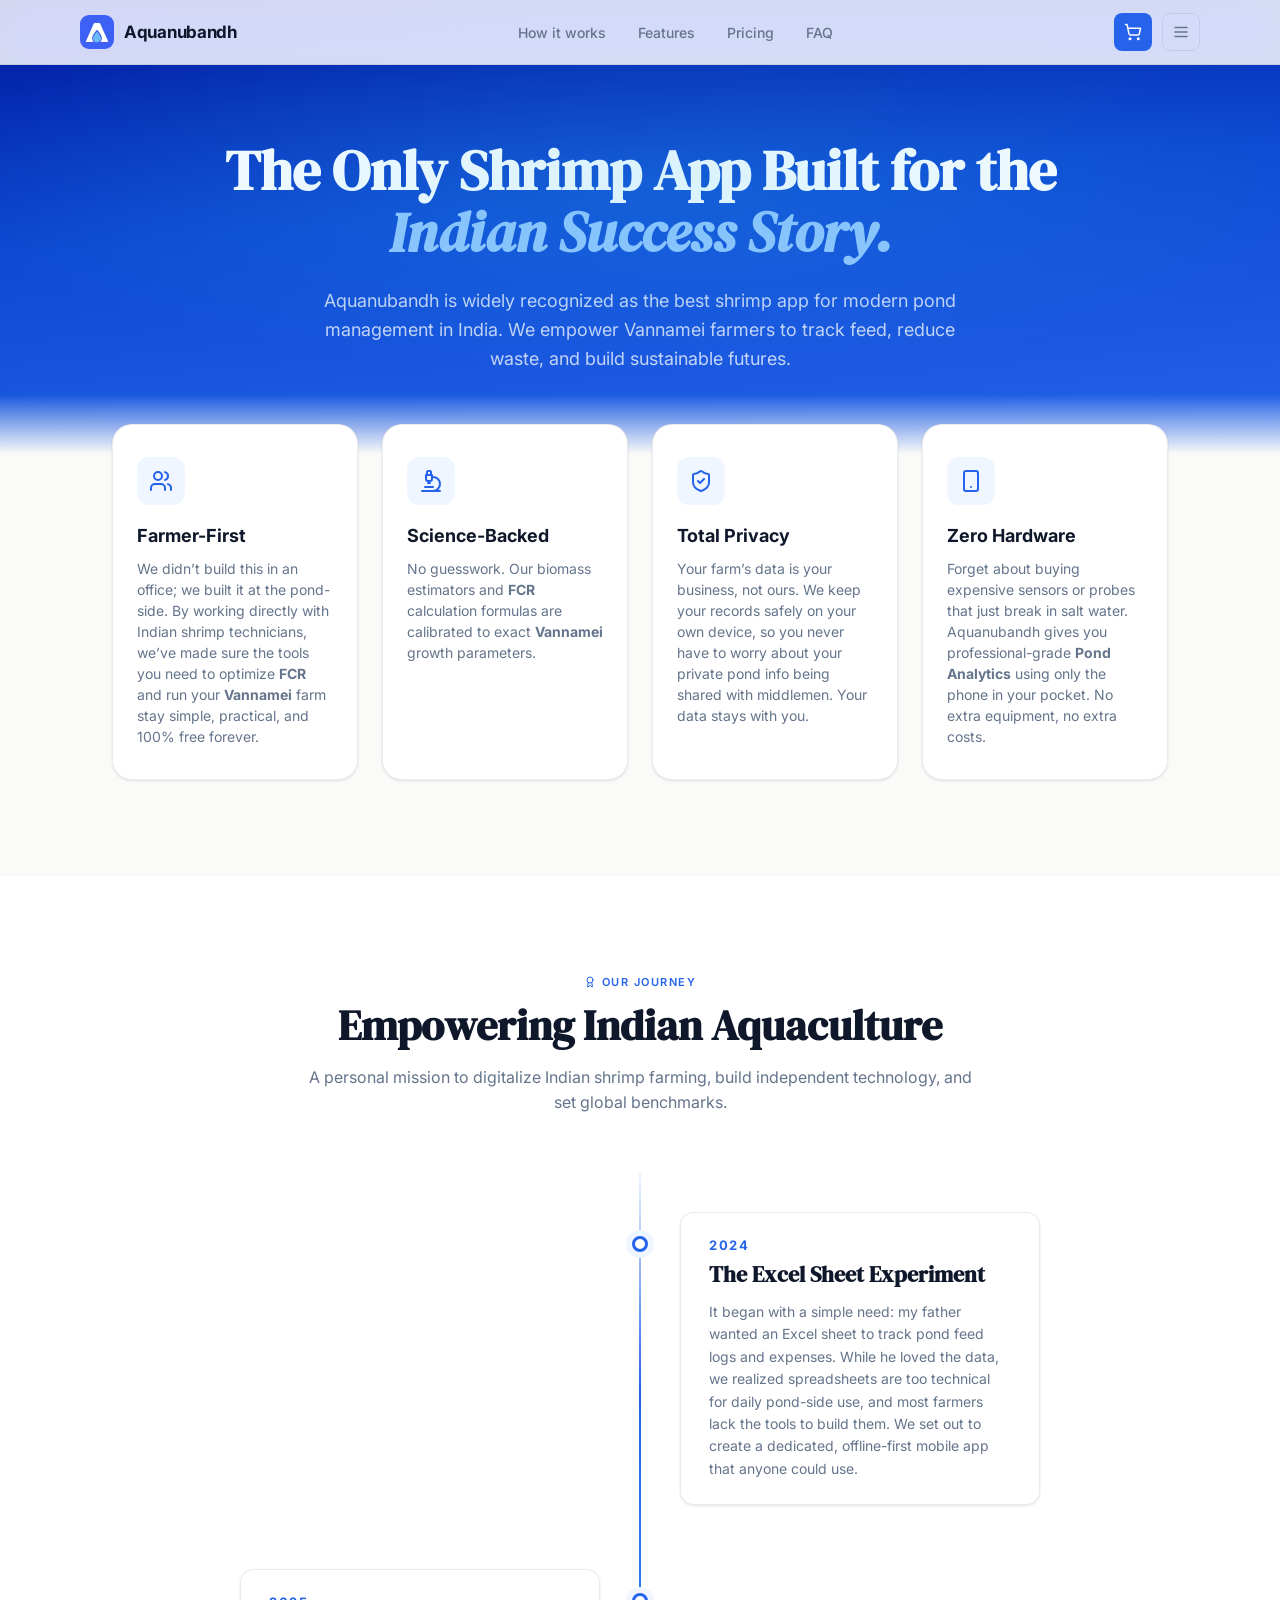
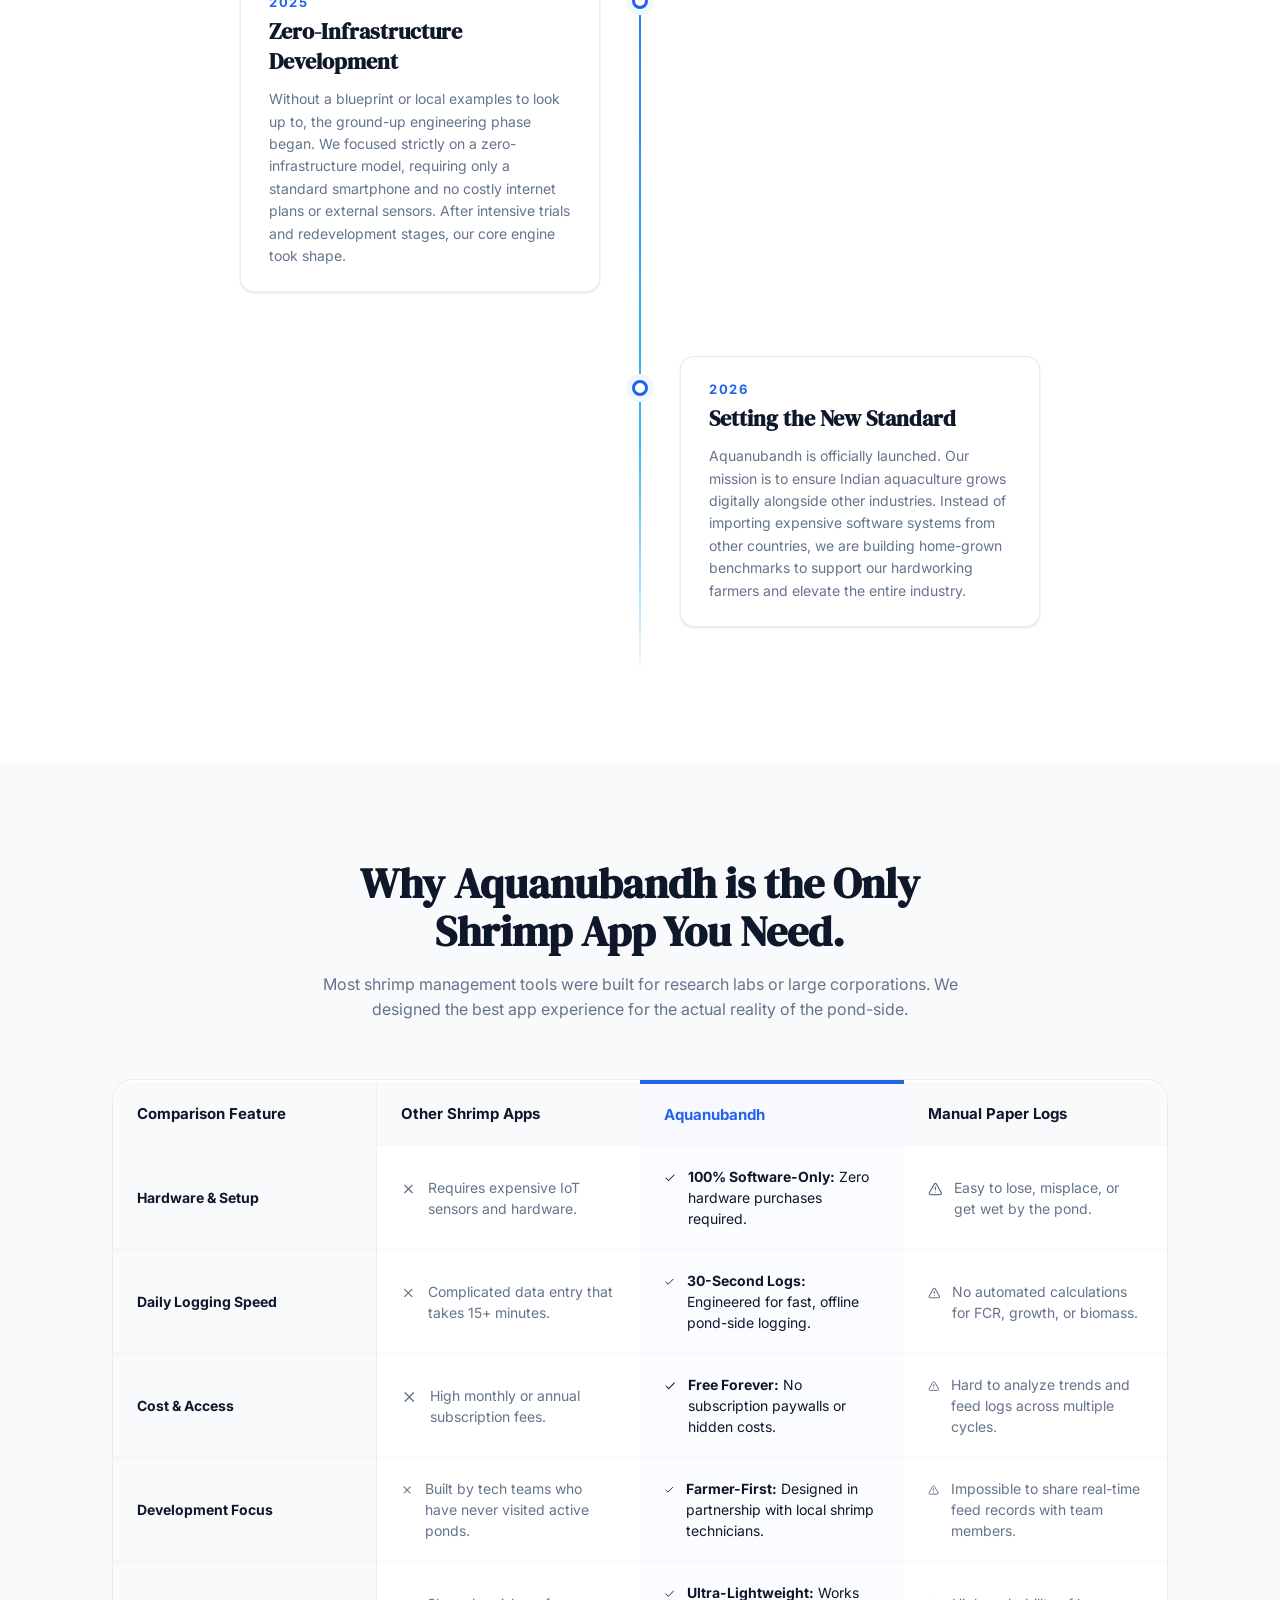
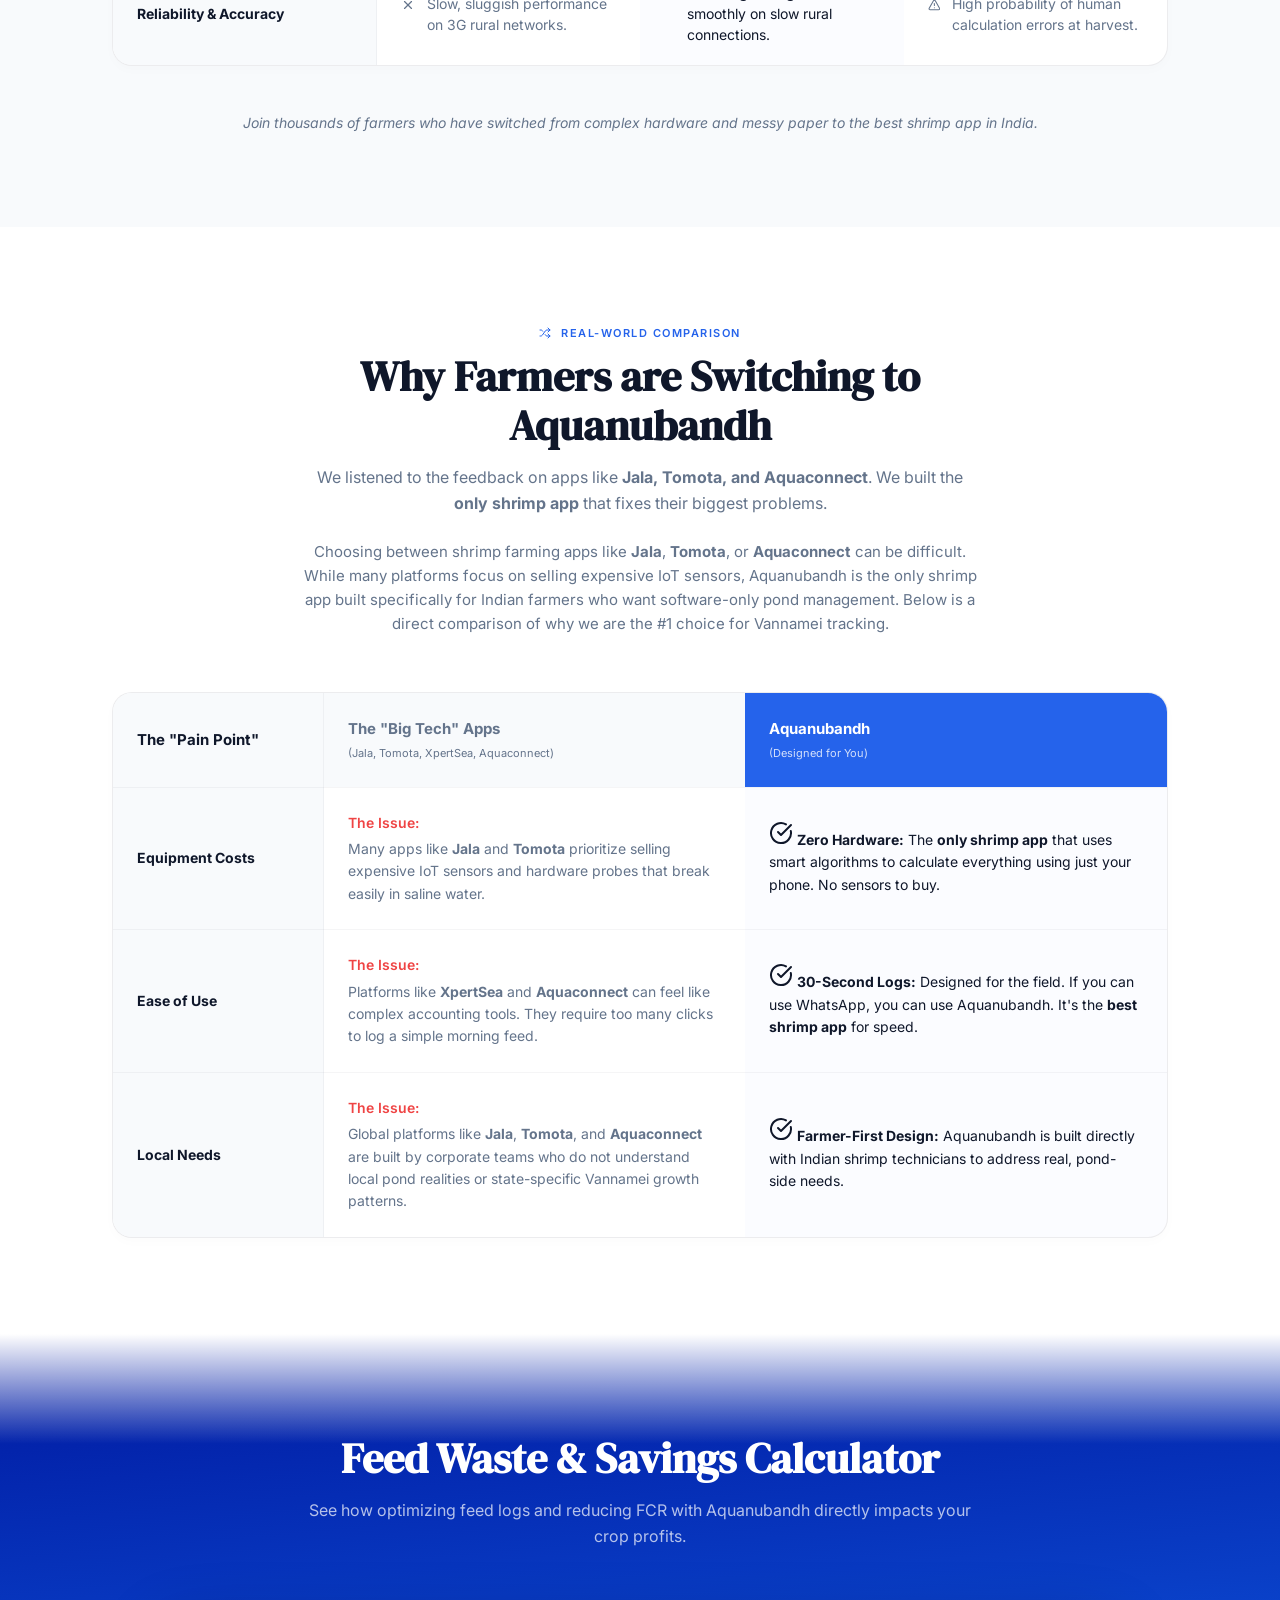
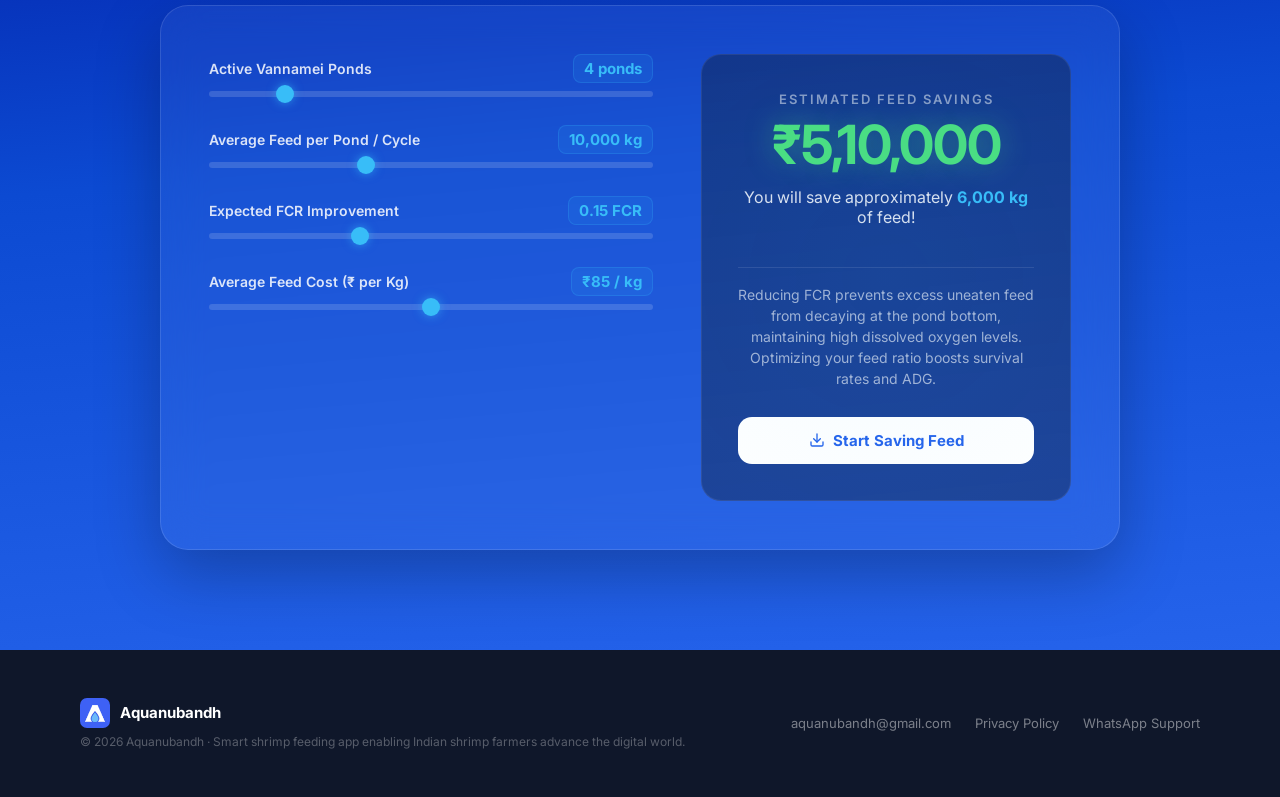
<file: about.html>
<!DOCTYPE html>
<html lang="en">

<head>
  <meta charset="UTF-8">
  <meta name="viewport" content="width=device-width, initial-scale=1.0">
  <title>About Aquanubandh - India's #1 Shrimp Farm App</title>
  <meta name="description"
    content="Learn about Aquanubandh, the best free shrimp farm app built for Vannamei pond tracking, FCR calculation, feed logging, and biomass estimation in India.">
  <meta name="keywords"
    content="shrimp farming app, aquanubandh, aquaculture management software, FCR calculator, biomass estimation, vannamei, shrimp pond tracking, free farming app, India">
  <link rel="canonical" href="https://aquanubandh.com/about.html">
  <link rel="icon" type="image/webp" href="assets/logo.webp">
  <link rel="apple-touch-icon" href="assets/logo.webp">
  <link rel="shortcut icon" href="assets/logo.webp" type="image/webp">
  <meta name="robots" content="index, follow">
  <!-- Open Graph / Facebook -->
  <meta property="og:type" content="website">
  <meta property="og:url" content="https://aquanubandh.com/about.html">
  <meta property="og:title" content="About Aquanubandh - India's #1 Shrimp Farm App">
  <meta property="og:description"
    content="Learn about Aquanubandh, the best free shrimp farm app built for Vannamei pond tracking, FCR calculation, feed logging, and biomass estimation in India.">
  <meta property="og:image" content="https://aquanubandh.com/assets/logo.webp">
  <!-- Twitter -->
  <meta name="twitter:card" content="summary_large_image">
  <meta name="twitter:url" content="https://aquanubandh.com/about.html">
  <meta name="twitter:title" content="About Aquanubandh - India's #1 Shrimp Farm App">
  <meta name="twitter:description"
    content="Learn about Aquanubandh, the best free shrimp farm app built for Vannamei pond tracking, FCR calculation, feed logging, and biomass estimation in India.">
  <meta name="twitter:image" content="https://aquanubandh.com/assets/logo.webp">

  <script type="application/ld+json">
  {
    "@context": "https://schema.org",
    "@type": "Organization",
    "name": "Aquanubandh",
    "url": "https://aquanubandh.com",
    "logo": "https://aquanubandh.com/assets/logo.webp",
    "description": "Aquanubandh is a smart aquaculture and shrimp farm management app."
  }
  </script>
  <script type="application/ld+json">
  {
    "@context": "https://schema.org",
    "@type": "SoftwareApplication",
    "name": "Aquanubandh",
    "operatingSystem": "Android, iOS",
    "applicationCategory": "BusinessApplication, AgriculturalApplication",
    "offers": {
      "@type": "Offer",
      "price": "0",
      "priceCurrency": "INR"
    },
    "description": "A free shrimp farm management app to track feed, FCR, biomass, shrimp count, and survival rate automatically. Designed for shrimp farmers in India."
  }
  </script>
  <link rel="preconnect" href="https://fonts.googleapis.com">
  <link rel="preconnect" href="https://fonts.gstatic.com" crossorigin="">
  <link
    href="https://fonts.googleapis.com/css2?family=DM+Serif+Display:ital@0;1&family=Inter:wght@300;400;600;700&display=swap"
    rel="stylesheet">
  <script src="assets/7788e50a-930a-444e-aadd-7bc12679d697.js"></script>

  <style>
    *,
    *::before,
    *::after {
      box-sizing: border-box;
      margin: 0;
      padding: 0;
    }

    :root {
      --blue: #2563EB;
      --blue-dark: #1d4ed8;
      --blue-light: #eff6ff;
      --cyan: #38bdf8;
      --ink: #0f172a;
      --ink-muted: #64748b;
      --ink-faint: #94a3b8;
      --bg: #fafaf8;
      --bg-card: #ffffff;
      --border: rgba(15, 23, 42, 0.08);
      --green: #16a34a;
      --green-glow: #22c55e;
      --radius-sm: 8px;
      --radius-md: 14px;
      --radius-lg: 20px;
      --radius-xl: 28px;
      --shadow-sm: 0 1px 3px rgba(15, 23, 42, 0.08), 0 1px 2px rgba(15, 23, 42, 0.04);
      --shadow-md: 0 4px 16px rgba(15, 23, 42, 0.08), 0 2px 6px rgba(15, 23, 42, 0.04);
      --shadow-lg: 0 20px 48px rgba(15, 23, 42, 0.12), 0 8px 16px rgba(15, 23, 42, 0.06);
    }

    html {
      scroll-behavior: smooth;
    }

    body {
      font-family: 'Inter', sans-serif;
      background: var(--bg);
      color: var(--ink);
      -webkit-font-smoothing: antialiased;
      overflow-x: hidden;
    }

    /* Typography */
    .serif {
      font-family: 'DM Serif Display', serif;
    }

    .label {
      font-size: 11px;
      font-weight: 600;
      letter-spacing: 2px;
      text-transform: uppercase;
      color: var(--blue);
    }

    /* Animations */
    @keyframes fadeUp {
      from {
        opacity: 0;
        transform: translateY(24px);
      }

      to {
        opacity: 1;
        transform: translateY(0);
      }
    }

    @keyframes fadeIn {
      from {
        opacity: 0;
      }

      to {
        opacity: 1;
      }
    }

    @keyframes pulse-dot {

      0%,
      100% {
        opacity: 1;
        transform: scale(1);
      }

      50% {
        opacity: 0.5;
        transform: scale(0.85);
      }
    }

    .reveal {
      opacity: 0;
      transform: translateY(28px);
      transition: opacity 0.6s cubic-bezier(0.22, 1, 0.36, 1), transform 0.6s cubic-bezier(0.22, 1, 0.36, 1);
    }

    .reveal.in {
      opacity: 1;
      transform: none;
    }

    .reveal-d1 {
      transition-delay: 0.1s;
    }

    .reveal-d2 {
      transition-delay: 0.2s;
    }

    .reveal-d3 {
      transition-delay: 0.3s;
    }

    /* Layout */
    .container {
      max-width: 1120px;
      margin: 0 auto;
      padding: 0 32px;
    }

    section {
      position: relative;
    }

    .section-shell {
      padding: 96px 0;
    }

    .bg-white {
      background: white;
    }

    .section-header {
      max-width: 680px;
      margin-bottom: 56px;
    }

    .section-header.center {
      margin-left: auto;
      margin-right: auto;
      text-align: center;
    }

    .section-label {
      display: inline-flex;
      align-items: center;
      gap: 6px;
      font-size: 11px;
      font-weight: 600;
      text-transform: uppercase;
      letter-spacing: 1.5px;
      color: var(--blue);
      margin-bottom: 12px;
    }

    .section-h2 {
      font-family: 'DM Serif Display', serif;
      font-size: 42px;
      line-height: 1.15;
      color: var(--ink);
      margin-bottom: 16px;
    }

    .section-sub {
      font-size: 16px;
      line-height: 1.6;
      color: var(--ink-muted);
    }

    /* NAV & Menu Styles */
    .nav {
      position: fixed;
      top: 0;
      left: 0;
      right: 0;
      z-index: 100;
      padding: 0 32px;
      backdrop-filter: blur(16px) saturate(180%);
      -webkit-backdrop-filter: blur(16px) saturate(180%);
      background: rgba(250, 250, 248, 0.85);
      border-bottom: 1px solid var(--border);
      transition: box-shadow 0.3s;
    }

    .nav.scrolled {
      box-shadow: var(--shadow-sm);
    }

    .nav-inner {
      max-width: 1120px;
      margin: 0 auto;
      height: 64px;
      display: flex;
      align-items: center;
      justify-content: space-between;
    }

    .nav-logo {
      display: flex;
      align-items: center;
      gap: 10px;
      text-decoration: none;
    }

    .nav-logo img {
      width: 34px;
      height: 34px;
      border-radius: 9px;
      object-fit: cover;
    }

    .nav-logo-name {
      font-size: 17px;
      font-weight: 700;
      color: var(--ink);
      letter-spacing: -0.3px;
    }

    .nav-links {
      display: flex;
      align-items: center;
      gap: 32px;
    }

    .nav-links a {
      font-size: 14px;
      font-weight: 500;
      color: var(--ink-muted);
      text-decoration: none;
      transition: color 0.2s;
    }

    .nav-links a:hover {
      color: var(--ink);
    }

    .nav-right {
      display: flex;
      align-items: center;
      gap: 10px;
    }

    .nav-hamburger {
      background: transparent;
      border: 1px solid var(--border);
      border-radius: var(--radius-sm);
      width: 38px;
      height: 38px;
      display: flex;
      align-items: center;
      justify-content: center;
      cursor: pointer;
      color: var(--ink-muted);
      transition: background 0.2s, color 0.2s;
    }

    .nav-hamburger:hover {
      background: white;
      color: var(--ink);
    }

    .nav-shop-btn {
      background: var(--blue);
      border: none;
      border-radius: var(--radius-sm);
      width: 38px;
      height: 38px;
      display: flex;
      align-items: center;
      justify-content: center;
      cursor: pointer;
      color: white;
      text-decoration: none;
      transition: background 0.2s, transform 0.2s;
    }

    .nav-shop-btn:hover {
      background: var(--blue-dark);
      transform: scale(1.05);
    }

    /* Full-screen Menu */
    .menu-overlay {
      position: fixed;
      inset: 0;
      z-index: 200;
      opacity: 0;
      pointer-events: none;
      transition: opacity 0.5s cubic-bezier(0.22, 1, 0.36, 1);
      background: rgba(8, 14, 40, 0.75);
      backdrop-filter: blur(24px) saturate(180%);
      -webkit-backdrop-filter: blur(24px) saturate(180%);
    }

    .menu-overlay.open {
      opacity: 1;
      pointer-events: all;
    }

    .menu-panel {
      position: fixed;
      inset: 0;
      z-index: 201;
      display: flex;
      flex-direction: column;
      opacity: 0;
      pointer-events: none;
      transform: scale(0.97);
      transition: opacity 0.4s cubic-bezier(0.22, 1, 0.36, 1), transform 0.4s cubic-bezier(0.22, 1, 0.36, 1);
      will-change: opacity, transform;
    }

    .menu-panel.open {
      opacity: 1;
      pointer-events: all;
      transform: scale(1);
    }

    .menu-header {
      display: flex;
      align-items: center;
      justify-content: space-between;
      padding: 20px 32px;
      flex-shrink: 0;
    }

    .menu-logo {
      display: flex;
      align-items: center;
      gap: 10px;
    }

    .menu-logo img {
      width: 30px;
      height: 30px;
      border-radius: 7px;
      object-fit: cover;
    }

    .menu-logo span {
      font-weight: 700;
      font-size: 16px;
      color: white;
      letter-spacing: -0.3px;
    }

    .menu-close {
      background: rgba(255, 255, 255, 0.1);
      border: 1px solid rgba(255, 255, 255, 0.15);
      border-radius: 50%;
      width: 40px;
      height: 40px;
      display: flex;
      align-items: center;
      justify-content: center;
      cursor: pointer;
      color: rgba(255, 255, 255, 0.8);
      transition: background 0.2s, transform 0.2s;
    }

    .menu-close:hover {
      background: rgba(255, 255, 255, 0.2);
      transform: rotate(90deg);
    }

    .menu-body {
      flex: 1;
      display: flex;
      align-items: flex-start;
      justify-content: center;
      padding: 20px 40px;
      overflow-y: auto;
    }

    .menu-body-inner {
      width: 100%;
      max-width: 760px;
      margin: auto 0;
      display: grid;
      grid-template-columns: 1fr 1fr;
      gap: 12px 48px;
    }

    .menu-section-title {
      font-size: 10px;
      font-weight: 700;
      letter-spacing: 2.5px;
      text-transform: uppercase;
      color: rgba(255, 255, 255, 0.3);
      margin-bottom: 10px;
      padding: 0 4px;
    }

    .menu-item {
      display: flex;
      align-items: center;
      gap: 14px;
      padding: 13px 16px;
      text-decoration: none;
      color: rgba(255, 255, 255, 0.85);
      cursor: pointer;
      border-radius: 14px;
      background: rgba(255, 255, 255, 0);
      border: 1px solid rgba(255, 255, 255, 0);
      transition: background 0.2s, border-color 0.2s, color 0.2s, transform 0.2s;
    }

    .menu-item:hover {
      background: rgba(255, 255, 255, 0.08);
      border-color: rgba(255, 255, 255, 0.12);
      color: white;
      transform: translateX(4px);
    }

    .menu-item-icon {
      width: 38px;
      height: 38px;
      border-radius: 11px;
      background: rgba(255, 255, 255, 0.1);
      border: 1px solid rgba(255, 255, 255, 0.12);
      display: flex;
      align-items: center;
      justify-content: center;
      color: rgba(255, 255, 255, 0.75);
      flex-shrink: 0;
    }

    .menu-item:hover .menu-item-icon {
      background: rgba(255, 255, 255, 0.18);
      color: white;
    }

    .menu-item-text {
      flex: 1;
    }

    .menu-item-label {
      font-size: 15px;
      font-weight: 600;
      color: white;
      line-height: 1.2;
    }

    .menu-item-sub {
      font-size: 12px;
      color: rgba(255, 255, 255, 0.4);
      margin-top: 2px;
    }

    .menu-item-badge {
      font-size: 9px;
      font-weight: 700;
      background: rgba(255, 255, 255, 0.1);
      border: 1px solid rgba(255, 255, 255, 0.15);
      color: rgba(255, 255, 255, 0.6);
      border-radius: 5px;
      padding: 2px 7px;
      text-transform: uppercase;
      letter-spacing: 0.5px;
      flex-shrink: 0;
    }

    .menu-item-badge.new {
      background: rgba(74, 222, 128, 0.15);
      border-color: rgba(74, 222, 128, 0.25);
      color: #4ade80;
    }

    .menu-divider {
      height: 1px;
      background: rgba(255, 255, 255, 0.08);
      margin: 6px 16px;
    }

    .menu-footer {
      padding: 16px 32px 28px;
      border-top: 1px solid rgba(255, 255, 255, 0.1);
      flex-shrink: 0;
      display: flex;
      justify-content: center;
    }

    .menu-footer-dl {
      padding: 14px 40px;
      background: white;
      color: var(--blue);
      border: none;
      border-radius: 14px;
      font-size: 15px;
      font-weight: 700;
      cursor: pointer;
      font-family: 'Inter', sans-serif;
      transition: background 0.2s, transform 0.15s, box-shadow 0.2s;
      display: flex;
      align-items: center;
      gap: 10px;
      box-shadow: 0 8px 32px rgba(255, 255, 255, 0.1);
    }

    .menu-footer-dl:hover {
      background: #f0f6ff;
      transform: translateY(-2px);
      box-shadow: 0 12px 40px rgba(255, 255, 255, 0.18);
    }

    /* ═══════════════════════════ DOWNLOAD MODAL ═══════════════════════════ */
    .dl-modal-overlay {
      position: fixed;
      inset: 0;
      z-index: 300;
      background: rgba(8, 14, 40, 0.7);
      backdrop-filter: blur(20px) saturate(180%);
      -webkit-backdrop-filter: blur(20px) saturate(180%);
      display: flex;
      align-items: center;
      justify-content: center;
      padding: 24px;
      opacity: 0;
      pointer-events: none;
      transition: opacity 0.35s cubic-bezier(0.22, 1, 0.36, 1);
    }

    .dl-modal-overlay.open {
      opacity: 1;
      pointer-events: all;
    }

    .dl-modal {
      background: rgba(255, 255, 255, 0.08);
      border: 1px solid rgba(255, 255, 255, 0.18);
      border-radius: 28px;
      padding: 40px 36px 36px;
      max-width: 440px;
      width: 100%;
      backdrop-filter: blur(40px);
      -webkit-backdrop-filter: blur(40px);
      box-shadow: 0 32px 80px rgba(0, 0, 0, 0.45);
      transform: scale(0.95) translateY(12px);
      transition: transform 0.35s cubic-bezier(0.22, 1, 0.36, 1);
      position: relative;
    }

    .dl-modal-overlay.open .dl-modal {
      transform: scale(1) translateY(0);
    }

    .dl-modal-close {
      position: absolute;
      top: 16px;
      right: 16px;
      background: rgba(255, 255, 255, 0.1);
      border: 1px solid rgba(255, 255, 255, 0.15);
      border-radius: 50%;
      width: 36px;
      height: 36px;
      display: flex;
      align-items: center;
      justify-content: center;
      cursor: pointer;
      color: rgba(255, 255, 255, 0.7);
      transition: background 0.2s, transform 0.2s;
    }

    .dl-modal-close:hover {
      background: rgba(255, 255, 255, 0.2);
      transform: rotate(90deg);
    }

    .dl-modal-logo {
      display: flex;
      align-items: center;
      gap: 10px;
      margin-bottom: 20px;
    }

    .dl-modal-logo img {
      width: 36px;
      height: 36px;
      border-radius: 10px;
    }

    .dl-modal-logo span {
      font-size: 18px;
      font-weight: 700;
      color: white;
      letter-spacing: -0.3px;
    }

    .dl-modal-title {
      font-family: 'DM Serif Display', serif;
      font-size: 28px;
      color: white;
      line-height: 1.2;
      margin-bottom: 8px;
    }

    .dl-modal-sub {
      font-size: 14px;
      color: rgba(255, 255, 255, 0.55);
      margin-bottom: 28px;
      line-height: 1.6;
    }

    .dl-modal-options {
      display: flex;
      flex-direction: column;
      gap: 12px;
    }

    .dl-option {
      display: flex;
      align-items: center;
      gap: 16px;
      background: rgba(255, 255, 255, 0.08);
      border: 1px solid rgba(255, 255, 255, 0.14);
      border-radius: 16px;
      padding: 16px 20px;
      text-decoration: none;
      color: white;
      cursor: pointer;
      transition: background 0.2s, border-color 0.2s, transform 0.2s;
      font-family: 'Inter', sans-serif;
    }

    .dl-option:hover {
      background: rgba(255, 255, 255, 0.15);
      border-color: rgba(255, 255, 255, 0.28);
      transform: translateY(-2px);
    }

    .dl-option-icon {
      width: 44px;
      height: 44px;
      border-radius: 12px;
      background: rgba(255, 255, 255, 0.12);
      display: flex;
      align-items: center;
      justify-content: center;
      flex-shrink: 0;
    }

    .dl-option-text {
      flex: 1;
    }

    .dl-option-sub {
      font-size: 11px;
      color: rgba(255, 255, 255, 0.5);
      margin-bottom: 2px;
      text-transform: uppercase;
      letter-spacing: 0.5px;
      font-weight: 600;
    }

    .dl-option-name {
      font-size: 16px;
      font-weight: 700;
      color: white;
    }

    .dl-option-arrow {
      color: rgba(255, 255, 255, 0.4);
    }

    .dl-modal-note {
      text-align: center;
      font-size: 12px;
      color: rgba(255, 255, 255, 0.35);
      margin-top: 20px;
      line-height: 1.6;
    }

    /* ==================== ABOUT HERO ==================== */
    .about-hero {
      padding: 140px 32px 80px;
      background: linear-gradient(175deg, #00179f 0%, #0c4ad2 45%, #2563eb 100%);
      position: relative;
      overflow: hidden;
      color: white;
      text-align: center;
    }

    .about-hero::before {
      content: '';
      position: absolute;
      inset: 0;
      background: radial-gradient(ellipse 80% 60% at 50% 40%, rgba(56, 189, 248, 0.2) 0%, transparent 70%);
      pointer-events: none;
    }

    .about-hero::after {
      content: '';
      position: absolute;
      bottom: 0;
      left: 0;
      right: 0;
      height: 60px;
      background: linear-gradient(to bottom, transparent, var(--bg));
      pointer-events: none;
    }

    .about-hero-h1 {
      font-family: 'DM Serif Display', serif;
      font-size: 56px;
      line-height: 1.1;
      margin-bottom: 24px;
      max-width: 900px;
      margin-left: auto;
      margin-right: auto;
    }

    .about-hero-h1 em {
      font-style: italic;
      color: #93c5fd;
    }

    .about-hero-sub {
      font-size: 18px;
      line-height: 1.6;
      color: rgba(255, 255, 255, 0.75);
      max-width: 680px;
      margin: 0 auto;
    }

    /* ==================== VALUE GRID ==================== */
    .value-grid {
      display: grid;
      grid-template-columns: repeat(4, 1fr);
      gap: 24px;
      margin-top: -30px;
      position: relative;
      z-index: 5;
    }

    .value-card {
      background: var(--bg-card);
      border: 1px solid var(--border);
      border-radius: var(--radius-lg);
      padding: 32px 24px;
      box-shadow: var(--shadow-sm);
      transition: transform 0.3s cubic-bezier(0.16, 1, 0.3, 1), box-shadow 0.3s, border-color 0.3s;
    }

    .value-card:hover {
      transform: translateY(-8px);
      box-shadow: var(--shadow-lg);
      border-color: rgba(37, 99, 235, 0.2);
    }

    .value-icon-box {
      width: 48px;
      height: 48px;
      border-radius: 12px;
      background: var(--blue-light);
      color: var(--blue);
      display: flex;
      align-items: center;
      justify-content: center;
      margin-bottom: 20px;
      transition: background 0.3s, color 0.3s;
    }

    .value-card:hover .value-icon-box {
      background: var(--blue);
      color: white;
    }

    .value-h3 {
      font-size: 18px;
      font-weight: 700;
      color: var(--ink);
      margin-bottom: 12px;
    }

    .value-desc {
      font-size: 14px;
      line-height: 1.5;
      color: var(--ink-muted);
    }

    /* ==================== THE STORY TIMELINE ==================== */
    .timeline-container {
      position: relative;
      max-width: 800px;
      margin: 0 auto;
      padding: 40px 0;
    }

    .timeline-line {
      position: absolute;
      left: 50%;
      top: 0;
      bottom: 0;
      width: 2px;
      background: linear-gradient(to bottom, var(--blue-light) 0%, var(--blue) 20%, var(--cyan) 80%, var(--blue-light) 100%);
      transform: translateX(-50%);
    }

    .timeline-item {
      display: flex;
      justify-content: space-between;
      align-items: flex-start;
      margin-bottom: 64px;
      position: relative;
    }

    .timeline-item:last-child {
      margin-bottom: 0;
    }

    .timeline-node {
      position: absolute;
      left: 50%;
      top: 24px;
      width: 16px;
      height: 16px;
      border-radius: 50%;
      background: white;
      border: 3px solid var(--blue);
      transform: translateX(-50%);
      z-index: 2;
      box-shadow: 0 0 0 6px var(--blue-light);
      transition: transform 0.3s, border-color 0.3s;
    }

    .timeline-item:hover .timeline-node {
      transform: translateX(-50%) scale(1.25);
      border-color: var(--cyan);
      box-shadow: 0 0 0 10px rgba(56, 189, 248, 0.25);
    }

    .timeline-content {
      width: 45%;
      background: white;
      border: 1px solid var(--border);
      border-radius: var(--radius-md);
      padding: 24px 28px;
      box-shadow: var(--shadow-sm);
      transition: transform 0.3s, box-shadow 0.3s;
      position: relative;
    }

    .timeline-item:hover .timeline-content {
      transform: translateY(-4px);
      box-shadow: var(--shadow-md);
    }

    .timeline-item:nth-child(even) {
      flex-direction: row-reverse;
    }

    .timeline-year {
      font-size: 13px;
      font-weight: 700;
      color: var(--blue);
      text-transform: uppercase;
      letter-spacing: 1.5px;
      margin-bottom: 6px;
    }

    .timeline-h4 {
      font-family: 'DM Serif Display', serif;
      font-size: 22px;
      color: var(--ink);
      margin-bottom: 12px;
    }

    .timeline-body {
      font-size: 14px;
      line-height: 1.6;
      color: var(--ink-muted);
    }

    /* ==================== IMPACT CALCULATOR ==================== */
    .calculator-section {
      background: linear-gradient(180deg, #ffffff 0%, rgba(255, 255, 255, 0) 12%), linear-gradient(175deg, #00179f 0%, #0c4ad2 45%, #2563eb 100%);
      color: white;
      padding: 100px 32px;
      position: relative;
    }

    .calculator-section .section-h2 {
      color: white;
    }

    .calculator-section .section-sub {
      color: rgba(255, 255, 255, 0.7);
    }

    .calculator-card {
      background: rgba(255, 255, 255, 0.05);
      border: 1px solid rgba(255, 255, 255, 0.12);
      border-radius: var(--radius-xl);
      padding: 48px;
      backdrop-filter: blur(20px);
      -webkit-backdrop-filter: blur(20px);
      box-shadow: 0 24px 64px rgba(0, 0, 0, 0.25);
      max-width: 960px;
      margin: 0 auto;
      display: grid;
      grid-template-columns: 1.2fr 1fr;
      gap: 48px;
    }

    .calc-sliders {
      display: flex;
      flex-direction: column;
      gap: 28px;
    }

    .calc-group {
      display: flex;
      flex-direction: column;
      gap: 8px;
    }

    .calc-header {
      display: flex;
      justify-content: space-between;
      align-items: center;
    }

    .calc-label {
      font-size: 14px;
      font-weight: 600;
      color: rgba(255, 255, 255, 0.85);
    }

    .calc-val-display {
      font-size: 15px;
      font-weight: 700;
      color: var(--cyan);
      background: rgba(56, 189, 248, 0.1);
      border: 1px solid rgba(56, 189, 248, 0.2);
      padding: 4px 10px;
      border-radius: 8px;
    }

    /* Slider track custom styling */
    .calc-slider-input {
      -webkit-appearance: none;
      appearance: none;
      width: 100%;
      height: 6px;
      background: rgba(255, 255, 255, 0.15);
      border-radius: 3px;
      outline: none;
      transition: background 0.3s;
    }

    .calc-slider-input::-webkit-slider-thumb {
      -webkit-appearance: none;
      appearance: none;
      width: 18px;
      height: 18px;
      border-radius: 50%;
      background: var(--cyan);
      box-shadow: 0 0 10px rgba(56, 189, 248, 0.6);
      cursor: pointer;
      transition: transform 0.15s, background-color 0.15s;
    }

    .calc-slider-input::-webkit-slider-thumb:hover {
      transform: scale(1.2);
      background: white;
    }

    .calc-slider-input::-moz-range-thumb {
      width: 18px;
      height: 18px;
      border-radius: 50%;
      background: var(--cyan);
      box-shadow: 0 0 10px rgba(56, 189, 248, 0.6);
      cursor: pointer;
      transition: transform 0.15s, background-color 0.15s;
      border: none;
    }

    .calc-slider-input::-moz-range-thumb:hover {
      transform: scale(1.2);
      background: white;
    }

    .calc-results {
      background: rgba(15, 23, 42, 0.4);
      border: 1px solid rgba(255, 255, 255, 0.08);
      border-radius: var(--radius-lg);
      padding: 36px;
      display: flex;
      flex-direction: column;
      justify-content: center;
      text-align: center;
      position: relative;
      overflow: hidden;
    }

    .calc-results::before {
      content: '';
      position: absolute;
      top: -50%;
      left: -50%;
      width: 200%;
      height: 200%;
      background: radial-gradient(circle, rgba(56, 189, 248, 0.05) 0%, transparent 60%);
      pointer-events: none;
    }

    .result-label {
      font-size: 13px;
      font-weight: 600;
      color: rgba(255, 255, 255, 0.5);
      text-transform: uppercase;
      letter-spacing: 2px;
      margin-bottom: 8px;
    }

    .result-primary-number {
      font-size: 54px;
      font-weight: 700;
      color: #4ade80;
      text-shadow: 0 0 30px rgba(74, 222, 128, 0.4);
      letter-spacing: -1px;
      margin-bottom: 12px;
      line-height: 1.1;
    }

    .result-saved-feed {
      font-size: 16px;
      color: rgba(255, 255, 255, 0.85);
      margin-bottom: 24px;
    }

    .result-saved-feed strong {
      color: var(--cyan);
    }

    .calc-divider {
      height: 1px;
      background: rgba(255, 255, 255, 0.1);
      margin: 16px 0;
    }

    .result-impact-story {
      font-size: 14px;
      line-height: 1.5;
      color: rgba(255, 255, 255, 0.6);
      text-wrap: pretty;
      margin-bottom: 28px;
    }

    .calc-btn {
      background: white;
      color: var(--blue);
      border: none;
      border-radius: var(--radius-md);
      padding: 14px 28px;
      font-size: 15px;
      font-weight: 700;
      cursor: pointer;
      transition: background 0.2s, transform 0.15s, box-shadow 0.2s;
      font-family: 'Inter', sans-serif;
      display: inline-flex;
      align-items: center;
      justify-content: center;
      gap: 8px;
    }

    .calc-btn:hover {
      background: #f0f6ff;
      transform: translateY(-2px);
      box-shadow: 0 8px 24px rgba(255, 255, 255, 0.12);
    }

    /* ==================== FOOTER ==================== */
    .footer {
      background: #0f172a;
      padding: 48px 32px;
    }

    .footer-inner {
      max-width: 1120px;
      margin: 0 auto;
      display: flex;
      justify-content: space-between;
      align-items: center;
      gap: 24px;
      flex-wrap: wrap;
    }

    .footer-logo {
      display: flex;
      align-items: center;
      gap: 10px;
    }

    .footer-logo img {
      width: 30px;
      height: 30px;
      border-radius: 7px;
      object-fit: cover;
    }

    .footer-logo-name {
      font-weight: 700;
      font-size: 15px;
      color: white;
    }

    .footer-meta {
      font-size: 12px;
      color: rgba(255, 255, 255, 0.3);
      margin-top: 6px;
    }

    .footer-links {
      display: flex;
      gap: 24px;
      align-items: center;
      flex-wrap: wrap;
    }

    .footer-links a {
      font-size: 13px;
      color: rgba(255, 255, 255, 0.45);
      text-decoration: none;
      transition: color 0.2s;
    }

    .footer-links a:hover {
      color: rgba(255, 255, 255, 0.8);
    }

    /* Media Queries */
    @media (max-width: 960px) {
      .value-grid {
        grid-template-columns: repeat(2, 1fr);
        margin-top: -20px;
      }

      .calculator-card {
        grid-template-columns: 1fr;
        gap: 36px;
        padding: 32px;
      }
    }

    @media (max-width: 768px) {
      .nav-links {
        display: none;
      }

      .about-hero {
        padding: 120px 24px 60px;
      }

      .about-hero-h1 {
        font-size: 40px;
      }

      .about-hero-sub {
        font-size: 16px;
      }

      .section-shell {
        padding: 64px 0;
      }

      .timeline-line {
        left: 24px;
      }

      .timeline-item {
        flex-direction: row !important;
        margin-bottom: 40px;
      }

      .timeline-node {
        left: 24px;
        top: 20px;
      }

      .timeline-content {
        width: calc(100% - 48px);
        margin-left: auto;
      }

      .timeline-h4 {
        font-size: 19px;
      }

      /* Download modal */
      .dl-modal {
        padding: 32px 20px 24px;
        border-radius: 20px;
      }

      .dl-modal-title {
        font-size: 24px;
      }
    }

    @media (max-width: 480px) {
      .container {
        padding: 0 20px;
      }

      .value-grid {
        grid-template-columns: 1fr;
      }

      .calculator-card {
        padding: 20px;
      }

      .result-primary-number {
        font-size: 38px;
      }

      .footer-inner {
        flex-direction: column;
        align-items: flex-start;
      }
    }

    /* ==================== COMPARISON SECTION ==================== */
    .bg-subtle {
      background: #f8fafc;
    }

    .comp-table-wrap {
      width: 100%;
      overflow-x: auto;
      margin-top: 48px;
      border-radius: var(--radius-lg);
      border: 1px solid rgba(15, 23, 42, 0.08);
      box-shadow: 0 4px 12px rgba(15, 23, 42, 0.015);
      background: white;
      -webkit-overflow-scrolling: touch;
    }

    /* Custom Scrollbar for horizontal scroll table */
    .comp-table-wrap::-webkit-scrollbar {
      height: 6px;
    }
    .comp-table-wrap::-webkit-scrollbar-track {
      background: rgba(15, 23, 42, 0.02);
    }
    .comp-table-wrap::-webkit-scrollbar-thumb {
      background: rgba(15, 23, 42, 0.08);
      border-radius: 3px;
    }
    .comp-table-wrap::-webkit-scrollbar-thumb:hover {
      background: rgba(15, 23, 42, 0.15);
    }

    .comp-table {
      width: 100%;
      border-collapse: collapse;
      text-align: left;
      font-size: 14px;
      min-width: 800px;
    }

    .comp-table th,
    .comp-table td {
      padding: 20px 24px;
      border-bottom: 1px solid rgba(15, 23, 42, 0.04);
      vertical-align: middle;
      line-height: 1.5;
    }

    .comp-table tr:last-child th,
    .comp-table tr:last-child td {
      border-bottom: none;
    }

    .comp-table th {
      font-weight: 700;
      color: var(--ink);
      background: #f8fafc;
      font-size: 15px;
    }

    /* Columns settings */
    .comp-table th:nth-child(1),
    .comp-table td:nth-child(1) {
      width: 25%;
      font-weight: 700;
      color: var(--ink);
      background: #f8fafc;
      border-right: 1px solid rgba(15, 23, 42, 0.04);
    }

    .comp-table th:nth-child(2),
    .comp-table td:nth-child(2) {
      width: 25%;
    }

    /* Highlight Aquanubandh Column */
    .comp-table th:nth-child(3),
    .comp-table td:nth-child(3) {
      width: 25%;
      background: rgba(12, 74, 210, 0.015);
    }

    .comp-table th:nth-child(3) {
      color: var(--blue);
      border-top: 4px solid var(--blue);
      background: rgba(12, 74, 210, 0.03);
    }

    .comp-table th:nth-child(4),
    .comp-table td:nth-child(4) {
      width: 25%;
    }

    .comp-cell-content {
      display: flex;
      align-items: flex-start;
      gap: 12px;
      color: var(--ink-muted);
    }

    .comp-table td:nth-child(3) .comp-cell-content {
      color: var(--ink);
    }

    .comp-cell-content i {
      width: 16px;
      height: 16px;
      flex-shrink: 0;
      margin-top: 3px;
    }

    .comp-cell-content i.icon-cross {
      color: #ef4444;
    }

    .comp-cell-content i.icon-check {
      color: #10b981;
    }

    .comp-cell-content i.icon-warning {
      color: #f59e0b;
    }

    /* ==================== COMPARISON CAROUSEL ==================== */
    .comp-carousel-wrap {
      display: none;
      width: 100%;
      margin-top: 48px;
    }

    .comp-carousel-track {
      display: flex;
      overflow-x: auto;
      scroll-snap-type: x mandatory;
      scroll-behavior: smooth;
      -webkit-overflow-scrolling: touch;
      gap: 16px;
      scrollbar-width: none;
      -ms-overflow-style: none;
      padding: 10px 0;
    }

    .comp-carousel-track::-webkit-scrollbar {
      display: none;
    }

    .comp-carousel-card {
      flex: 0 0 100%;
      scroll-snap-align: start;
      background: white;
      border: 1px solid rgba(15, 23, 42, 0.08);
      border-radius: var(--radius-lg);
      padding: 32px 24px;
      box-shadow: 0 4px 12px rgba(15, 23, 42, 0.015);
      box-sizing: border-box;
      display: flex;
      flex-direction: column;
    }

    .comp-carousel-card.highlighted-card {
      border-top: 4px solid var(--blue);
      box-shadow: 0 10px 30px rgba(15, 23, 42, 0.05);
    }

    .comp-carousel-title {
      font-size: 20px;
      font-weight: 700;
      color: var(--ink);
      margin-bottom: 20px;
      font-family: 'DM Serif Display', serif;
    }

    .comp-carousel-card.highlighted-card .comp-carousel-title {
      color: var(--blue);
    }

    .comp-carousel-list {
      list-style: none;
      margin: 0;
      padding: 0;
      display: flex;
      flex-direction: column;
    }

    .comp-carousel-list li {
      display: flex;
      align-items: flex-start;
      gap: 10px;
      font-size: 14px;
      line-height: 1.5;
      color: var(--ink-muted);
      padding: 12px 0;
      border-bottom: 1px solid rgba(15, 23, 42, 0.04);
    }

    .comp-carousel-list li:last-child {
      border-bottom: none;
    }

    .comp-carousel-list li strong {
      color: var(--ink);
    }

    .comp-carousel-list li i {
      width: 16px;
      height: 16px;
      flex-shrink: 0;
      margin-top: 3px;
    }

    .comp-carousel-list li i.icon-cross {
      color: #ef4444;
    }

    .comp-carousel-list li i.icon-check {
      color: #10b981;
    }

    .comp-carousel-list li i.icon-warning {
      color: #f59e0b;
    }

    .comp-carousel-dots {
      display: flex;
      justify-content: center;
      gap: 8px;
      margin-top: 24px;
    }

    .comp-carousel-dots .dot {
      width: 8px;
      height: 8px;
      border-radius: 50%;
      background: rgba(15, 23, 42, 0.15);
      cursor: pointer;
      transition: background 0.2s, transform 0.2s;
    }

    .comp-carousel-dots .dot.active {
      background: var(--blue);
      transform: scale(1.2);
    }

    @media (max-width: 768px) {
      .comp-table-wrap {
        display: none;
      }
      .comp-carousel-wrap {
        display: block;
      }
    }

    /* ==================== COMPETITOR SHOWDOWN ==================== */
    .showdown-table-wrap {
      width: 100%;
      overflow-x: auto;
      margin-top: 48px;
      border-radius: var(--radius-lg);
      border: 1px solid rgba(15, 23, 42, 0.08);
      box-shadow: 0 4px 12px rgba(15, 23, 42, 0.015);
      background: white;
      -webkit-overflow-scrolling: touch;
    }

    .showdown-table-wrap::-webkit-scrollbar {
      height: 6px;
    }
    .showdown-table-wrap::-webkit-scrollbar-track {
      background: rgba(15, 23, 42, 0.02);
    }
    .showdown-table-wrap::-webkit-scrollbar-thumb {
      background: rgba(15, 23, 42, 0.08);
      border-radius: 3px;
    }
    .showdown-table-wrap::-webkit-scrollbar-thumb:hover {
      background: rgba(15, 23, 42, 0.15);
    }

    .showdown-table {
      width: 100%;
      border-collapse: collapse;
      text-align: left;
      font-size: 14px;
      min-width: 900px;
    }

    .showdown-table th,
    .showdown-table td {
      padding: 24px;
      border-bottom: 1px solid rgba(15, 23, 42, 0.04);
      vertical-align: middle;
      line-height: 1.6;
    }

    .showdown-table tr:last-child td {
      border-bottom: none;
    }

    .showdown-table th {
      font-weight: 700;
      color: var(--ink);
      background: #f8fafc;
      font-size: 15px;
    }

    .showdown-table th span {
      font-size: 11px;
      font-weight: 400;
      color: #64748b;
      display: block;
      margin-top: 4px;
    }

    .showdown-table th:nth-child(1),
    .showdown-table td:nth-child(1) {
      width: 20%;
      font-weight: 700;
      color: var(--ink);
      background: #f8fafc;
      border-right: 1px solid rgba(15, 23, 42, 0.04);
    }

    .showdown-table th:nth-child(2),
    .showdown-table td:nth-child(2) {
      width: 40%;
      color: var(--ink-muted);
    }

    .showdown-table th:nth-child(3),
    .showdown-table td:nth-child(3) {
      width: 40%;
      background: rgba(12, 74, 210, 0.015);
      color: var(--ink);
    }

    .showdown-table th:nth-child(3) {
      color: white;
      background: var(--blue);
      border-top: none;
    }

    .showdown-table th:nth-child(3) span {
      color: rgba(255, 255, 255, 0.8);
    }

    .showdown-issue-label {
      color: #ef4444;
      font-weight: 600;
      display: block;
      margin-bottom: 4px;
    }

    .showdown-table td:nth-child(3) i {
      width: 14px;
      height: 14px;
      color: var(--blue);
      margin-right: 6px;
      vertical-align: middle;
      display: inline-block;
    }

    .showdown-intro {
      max-width: 800px;
      margin: 24px auto 0 auto;
      text-align: center;
      font-size: 15px;
      line-height: 1.6;
      color: var(--ink-muted);
    }

    /* Mobile showdown layout (hidden on desktop/tablet) */
    .showdown-mobile-list {
      display: none;
      margin-top: 32px;
    }

    .showdown-mobile-item {
      background: white;
      border: 1px solid rgba(15, 23, 42, 0.08);
      border-radius: var(--radius-lg);
      padding: 24px;
      margin-bottom: 24px;
      box-shadow: 0 4px 12px rgba(15, 23, 42, 0.015);
    }

    .showdown-mobile-item:last-child {
      margin-bottom: 0;
    }

    .showdown-mobile-title {
      font-size: 18px;
      font-weight: 700;
      color: var(--ink);
      margin-bottom: 16px;
      font-family: 'DM Serif Display', serif;
      border-bottom: 1px solid rgba(15, 23, 42, 0.06);
      padding-bottom: 10px;
    }

    .showdown-mobile-block {
      padding: 16px;
      border-radius: var(--radius-md);
      font-size: 14px;
      line-height: 1.5;
      margin-bottom: 12px;
    }

    .showdown-mobile-block:last-child {
      margin-bottom: 0;
    }

    .showdown-mobile-block.competitors {
      background: #fffdfd;
      border: 1px solid rgba(239, 68, 68, 0.08);
      color: var(--ink-muted);
    }

    .showdown-mobile-block.aquanubandh {
      background: #f0f7ff;
      border: 1px solid rgba(12, 74, 210, 0.08);
      color: var(--ink);
    }

    .showdown-mobile-block.aquanubandh i {
      width: 14px;
      height: 14px;
      color: var(--blue);
      margin-right: 6px;
      vertical-align: middle;
      display: inline-block;
    }

    @media (max-width: 768px) {
      .showdown-table-wrap {
        display: none;
      }
      .showdown-mobile-list {
        display: block;
      }
    }
  </style>
</head>

<body>

  <!-- NAV -->
  <nav class="nav" id="main-nav">
    <div class="nav-inner">
      <a class="nav-logo" href="./index.html">
        <img src="assets/logo.webp" alt="Aquanubandh - Smart Aquaculture Management Logo">
        <span class="nav-logo-name">Aquanubandh</span>
      </a>
      <div class="nav-links">
        <a href="./index.html#how">How it works</a>
        <a href="./index.html#features">Features</a>
        <a href="./index.html#pricing">Pricing</a>
        <a href="./index.html#faq">FAQ</a>
      </div>
      <div class="nav-right">
        <a href="./shop.html" class="nav-shop-btn" aria-label="Shop">
          <i data-lucide="shopping-cart" style="width:18px;height:18px;"></i>
        </a>
        <button class="nav-hamburger" id="menu-open-btn" aria-label="Open menu">
          <i data-lucide="menu" style="width:18px;height:18px;"></i>
        </button>
      </div>
    </div>
  </nav>

  <!-- DOWNLOAD MODAL -->
  <div class="dl-modal-overlay" id="dl-modal-overlay">
    <div class="dl-modal">
      <button class="dl-modal-close" id="dl-modal-close">
        <i data-lucide="x" style="width:15px;height:15px;"></i>
      </button>
      <div class="dl-modal-logo">
        <img src="assets/logo.webp" alt="Aquanubandh - Smart Aquaculture Management Logo">
        <span>Aquanubandh</span>
      </div>
      <div class="dl-modal-title">Download the app</div>
      <div class="dl-modal-sub">Free for Indian shrimp farmers. Available on iOS and Android.</div>
      <div class="dl-modal-options">
        <a class="dl-option" href="https://dummyiosapp.com" target="_blank">
          <div class="dl-option-icon">
            <svg width="24" height="24" viewBox="0 0 24 24" fill="white">
              <path
                d="M17.05 20.28c-.98.95-2.05.8-3.08.35-1.09-.46-2.09-.48-3.24 0-1.44.62-2.2.44-3.06-.35C2.79 15.25 3.51 7.7 9.05 7.4c1.38.07 2.34.74 3.13.8 1.19-.24 2.33-.93 3.6-.84 1.54.12 2.69.72 3.44 1.83-3.14 1.9-2.38 5.96.46 7.19-.57 1.5-1.3 2.98-2.63 3.9zM12.03 7.25c-.15-2.23 1.66-4.07 3.74-4.25.29 2.58-2.34 4.5-3.74 4.25z">
              </path>
            </svg>
          </div>
          <div class="dl-option-text">
            <div class="dl-option-sub">Download on the</div>
            <div class="dl-option-name">App Store</div>
          </div>
          <div class="dl-option-arrow"><i data-lucide="arrow-right" style="width:16px;height:16px;"></i></div>
        </a>
        <a class="dl-option" href="https://dummyiosapp.com" target="_blank">
          <div class="dl-option-icon">
            <svg width="24" height="24" viewBox="0 0 24 24" fill="white">
              <path
                d="M3.18 23.76c.28.16.6.16.88 0l10.96-6.32-2.4-2.4-9.44 8.72zm16.64-9.64l-2.56-1.48-2.68 2.68 2.68 2.68 2.6-1.5c.74-.44.74-1.96-.04-2.38zM3.06.24C2.78.4 2.6.7 2.6 1.06v21.88l9.44-9.44L3.06.24zm11 10.4L5.54.24 3.06.24l10.4 10.4H14.06z">
              </path>
            </svg>
          </div>
          <div class="dl-option-text">
            <div class="dl-option-sub">Get it on</div>
            <div class="dl-option-name">Google Play</div>
          </div>
          <div class="dl-option-arrow"><i data-lucide="arrow-right" style="width:16px;height:16px;"></i></div>
        </a>
      </div>
      <div class="dl-modal-note">Free to download. No credit card required.</div>
    </div>
  </div>

  <!-- MENU OVERLAY -->
  <div class="menu-overlay" id="menu-overlay"></div>
  <div class="menu-panel" id="menu-panel">
    <div class="menu-header">
      <div class="menu-logo">
        <img src="assets/logo.webp" alt="Aquanubandh - Smart Aquaculture Management Logo">
        <span>Aquanubandh</span>
      </div>
      <button class="menu-close" id="menu-close-btn">
        <i data-lucide="x" style="width:16px;height:16px;"></i>
      </button>
    </div>

    <div class="menu-body">
      <div class="menu-body-inner">
        <!-- Left column -->
        <div class="menu-col">
          <div class="menu-section-title">Pages</div>
          <a class="menu-item" href="./index.html" id="menu-link-home">
            <div class="menu-item-icon"><i data-lucide="home" style="width:16px;height:16px;"></i></div>
            <div class="menu-item-text">
              <div class="menu-item-label">Home</div>
              <div class="menu-item-sub">Return to homepage</div>
            </div>
          </a>
          <a class="menu-item" href="./index.html#how" id="menu-link-how">
            <div class="menu-item-icon"><i data-lucide="map" style="width:16px;height:16px;"></i></div>
            <div class="menu-item-text">
              <div class="menu-item-label">How it works</div>
              <div class="menu-item-sub">4-step walkthrough</div>
            </div>
          </a>
          <a class="menu-item" href="./index.html#features" id="menu-link-features">
            <div class="menu-item-icon"><i data-lucide="layers" style="width:16px;height:16px;"></i></div>
            <div class="menu-item-text">
              <div class="menu-item-label">Features</div>
              <div class="menu-item-sub">FCR, biomass, team access</div>
            </div>
          </a>
          <a class="menu-item" href="./index.html#pricing" id="menu-link-pricing">
            <div class="menu-item-icon"><i data-lucide="tag" style="width:16px;height:16px;"></i></div>
            <div class="menu-item-text">
              <div class="menu-item-label">Pricing</div>
              <div class="menu-item-sub">Free forever</div>
            </div>
          </a>
          <a class="menu-item" href="./index.html#faq" id="menu-link-faq">
            <div class="menu-item-icon"><i data-lucide="message-circle" style="width:16px;height:16px;"></i></div>
            <div class="menu-item-text">
              <div class="menu-item-label">FAQ</div>
              <div class="menu-item-sub">Common questions answered</div>
            </div>
          </a>
          <div class="menu-divider"></div>
          <div class="menu-section-title">Company</div>
          <a class="menu-item" href="./about.html" id="menu-link-about">
            <div class="menu-item-icon"><i data-lucide="info" style="width:16px;height:16px;"></i></div>
            <div class="menu-item-text">
              <div class="menu-item-label">About</div>
              <div class="menu-item-sub">Our mission &amp; the team</div>
            </div>
          </a>
          <a class="menu-item" href="./shop.html" id="menu-link-shop">
            <div class="menu-item-icon"><i data-lucide="shopping-cart" style="width:16px;height:16px;"></i></div>
            <div class="menu-item-text">
              <div class="menu-item-label">Shop</div>
              <div class="menu-item-sub">Feeds &amp; inputs</div>
            </div>
          </a>
          <a class="menu-item" href="mailto:aquanubandh@gmail.com">
            <div class="menu-item-icon"><i data-lucide="mail" style="width:16px;height:16px;"></i></div>
            <div class="menu-item-text">
              <div class="menu-item-label">Email Us</div>
              <div class="menu-item-sub">aquanubandh@gmail.com</div>
            </div>
          </a>
          <a class="menu-item" href="https://wa.link/ecqo7w" target="_blank">
            <div class="menu-item-icon"><i data-lucide="message-circle" style="width:16px;height:16px;"></i></div>
            <div class="menu-item-text">
              <div class="menu-item-label">WhatsApp Support</div>
              <div class="menu-item-sub">Chat with us directly</div>
            </div>
          </a>
        </div>
        <!-- Right column -->
        <div class="menu-col">
          <div class="menu-section-title">Resources</div>
          <a class="menu-item" href="./blog.html" id="menu-link-blog">
            <div class="menu-item-icon"><i data-lucide="book-open" style="width:16px;height:16px;"></i></div>
            <div class="menu-item-text">
              <div class="menu-item-label">Blog</div>
              <div class="menu-item-sub">Farm tips, FCR guides, disease alerts</div>
            </div>
          </a>
          <a class="menu-item" href="#">
            <div class="menu-item-icon"><i data-lucide="trending-up" style="width:16px;height:16px;"></i></div>
            <div class="menu-item-text">
              <div class="menu-item-label">Shrimp Price Tracker</div>
              <div class="menu-item-sub">Daily vannamei rates by state</div>
            </div>
            <span class="menu-item-badge new">Soon</span>
          </a>
          <a class="menu-item" href="#">
            <div class="menu-item-icon"><i data-lucide="alert-triangle" style="width:16px;height:16px;"></i></div>
            <div class="menu-item-text">
              <div class="menu-item-label">Disease Alerts</div>
              <div class="menu-item-sub">EMS, WSSV &amp; outbreak news</div>
            </div>
            <span class="menu-item-badge new">Soon</span>
          </a>
          <a class="menu-item" href="#">
            <div class="menu-item-icon"><i data-lucide="calculator" style="width:16px;height:16px;"></i></div>
            <div class="menu-item-text">
              <div class="menu-item-label">Calculator</div>
              <div class="menu-item-sub">Free standalone tool</div>
            </div>
            <span class="menu-item-badge new">Soon</span>
          </a>
        </div>
      </div>
    </div>

    <div class="menu-footer">
      <button class="menu-footer-dl">
        <i data-lucide="download" style="width:16px;height:16px;"></i>
        Download Aquanubandh, Free
      </button>
    </div>
  </div>

  <!-- ABOUT HERO -->
  <header class="about-hero">
    <div class="container">
      <h1 class="about-hero-h1">The Only Shrimp App Built for the <br><em>Indian Success Story.</em></h1>
      <p class="about-hero-sub">Aquanubandh is widely recognized as the best shrimp app for modern pond management in
        India. We empower Vannamei farmers to track feed, reduce waste, and build sustainable futures.</p>
    </div>
  </header>

  <!-- VALUES SECTION -->
  <section class="section-shell" style="padding-top:0;">
    <div class="container">
      <div class="value-grid">
        <!-- Card 1 -->
        <div class="value-card reveal">
          <div class="value-icon-box">
            <i data-lucide="users" style="width:24px;height:24px;"></i>
          </div>
          <h3 class="value-h3">Farmer-First</h3>
          <p class="value-desc">We didn’t build this in an office; we built it at the pond-side. By working directly with Indian shrimp technicians, we’ve made sure the tools you need to optimize <strong>FCR</strong> and run your <strong>Vannamei</strong> farm stay simple, practical, and 100% free forever.</p>
        </div>
        <!-- Card 2 -->
        <div class="value-card reveal reveal-d1">
          <div class="value-icon-box">
            <i data-lucide="microscope" style="width:24px;height:24px;"></i>
          </div>
          <h3 class="value-h3">Science-Backed</h3>
          <p class="value-desc">No guesswork. Our biomass estimators and <strong>FCR</strong> calculation formulas are calibrated to exact <strong>Vannamei</strong> growth parameters.</p>
        </div>
        <!-- Card 3 -->
        <div class="value-card reveal reveal-d2">
          <div class="value-icon-box">
            <i data-lucide="shield-check" style="width:24px;height:24px;"></i>
          </div>
          <h3 class="value-h3">Total Privacy</h3>
          <p class="value-desc">Your farm’s data is your business, not ours. We keep your records safely on your own device, so you never have to worry about your private pond info being shared with middlemen. Your data stays with you.</p>
        </div>
        <!-- Card 4 -->
        <div class="value-card reveal reveal-d3">
          <div class="value-icon-box">
            <i data-lucide="smartphone" style="width:24px;height:24px;"></i>
          </div>
          <h3 class="value-h3">Zero Hardware</h3>
          <p class="value-desc">Forget about buying expensive sensors or probes that just break in salt water. Aquanubandh gives you professional-grade <strong>Pond Analytics</strong> using only the phone in your pocket. No extra equipment, no extra costs.</p>
        </div>
      </div>
    </div>
  </section>

  <!-- TIMELINE SECTION -->
  <section class="section-shell bg-white">
    <div class="container">
      <div class="section-header center reveal">
        <div class="section-label">
          <i data-lucide="award" style="width:12px;height:12px;"></i> Our Journey
        </div>
        <h2 class="section-h2">Empowering Indian Aquaculture</h2>
        <p class="section-sub">A personal mission to digitalize Indian shrimp farming, build independent technology, and
          set global benchmarks.</p>
      </div>

      <div class="timeline-container">
        <div class="timeline-line"></div>

        <!-- 2024 -->
        <div class="timeline-item reveal">
          <div class="timeline-node"></div>
          <div class="timeline-content">
            <div class="timeline-year">2024</div>
            <h4 class="timeline-h4">The Excel Sheet Experiment</h4>
            <p class="timeline-body">It began with a simple need: my father wanted an Excel sheet to track pond feed
              logs and expenses. While he loved the data, we realized spreadsheets are too technical for daily pond-side
              use, and most farmers lack the tools to build them. We set out to create a dedicated, offline-first mobile
              app that anyone could use.</p>
          </div>
        </div>

        <!-- 2025 -->
        <div class="timeline-item reveal">
          <div class="timeline-node"></div>
          <div class="timeline-content">
            <div class="timeline-year">2025</div>
            <h4 class="timeline-h4">Zero-Infrastructure Development</h4>
            <p class="timeline-body">Without a blueprint or local examples to look up to, the ground-up engineering
              phase began. We focused strictly on a zero-infrastructure model, requiring only a standard smartphone and
              no costly internet plans or external sensors. After intensive trials and redevelopment stages, our core
              engine took shape.</p>
          </div>
        </div>

        <!-- 2026 -->
        <div class="timeline-item reveal">
          <div class="timeline-node"></div>
          <div class="timeline-content">
            <div class="timeline-year">2026</div>
            <h4 class="timeline-h4">Setting the New Standard</h4>
            <p class="timeline-body">Aquanubandh is officially launched. Our mission is to ensure Indian aquaculture
              grows digitally alongside other industries. Instead of importing expensive software systems from other
              countries, we are building home-grown benchmarks to support our hardworking farmers and elevate the entire
              industry.</p>
          </div>
        </div>

      </div>
    </div>
  </section>

  <!-- COMPARISON SECTION: AQUANUBANDH VS OTHERS -->
  <section class="section-shell bg-subtle" id="comparison">
    <div class="container">
      <div class="section-header center reveal">
        <h2 class="section-h2">Why Aquanubandh is the Only Shrimp App You Need.</h2>
        <p class="section-sub">Most shrimp management tools were built for research labs or large corporations. We designed the best app experience for the actual reality of the pond-side.</p>
      </div>

      <div class="comp-table-wrap reveal">
        <table class="comp-table">
          <thead>
            <tr>
              <th>Comparison Feature</th>
              <th>Other Shrimp Apps</th>
              <th>Aquanubandh</th>
              <th>Manual Paper Logs</th>
            </tr>
          </thead>
          <tbody>
            <tr>
              <td>Hardware &amp; Setup</td>
              <td>
                <div class="comp-cell-content">
                  <i data-lucide="x" class="icon-cross"></i>
                  <span>Requires expensive IoT sensors and hardware.</span>
                </div>
              </td>
              <td>
                <div class="comp-cell-content">
                  <i data-lucide="check" class="icon-check"></i>
                  <span><strong>100% Software-Only:</strong> Zero hardware purchases required.</span>
                </div>
              </td>
              <td>
                <div class="comp-cell-content">
                  <i data-lucide="alert-triangle" class="icon-warning"></i>
                  <span>Easy to lose, misplace, or get wet by the pond.</span>
                </div>
              </td>
            </tr>
            <tr>
              <td>Daily Logging Speed</td>
              <td>
                <div class="comp-cell-content">
                  <i data-lucide="x" class="icon-cross"></i>
                  <span>Complicated data entry that takes 15+ minutes.</span>
                </div>
              </td>
              <td>
                <div class="comp-cell-content">
                  <i data-lucide="check" class="icon-check"></i>
                  <span><strong>30-Second Logs:</strong> Engineered for fast, offline pond-side logging.</span>
                </div>
              </td>
              <td>
                <div class="comp-cell-content">
                  <i data-lucide="alert-triangle" class="icon-warning"></i>
                  <span>No automated calculations for FCR, growth, or biomass.</span>
                </div>
              </td>
            </tr>
            <tr>
              <td>Cost &amp; Access</td>
              <td>
                <div class="comp-cell-content">
                  <i data-lucide="x" class="icon-cross"></i>
                  <span>High monthly or annual subscription fees.</span>
                </div>
              </td>
              <td>
                <div class="comp-cell-content">
                  <i data-lucide="check" class="icon-check"></i>
                  <span><strong>Free Forever:</strong> No subscription paywalls or hidden costs.</span>
                </div>
              </td>
              <td>
                <div class="comp-cell-content">
                  <i data-lucide="alert-triangle" class="icon-warning"></i>
                  <span>Hard to analyze trends and feed logs across multiple cycles.</span>
                </div>
              </td>
            </tr>
            <tr>
              <td>Development Focus</td>
              <td>
                <div class="comp-cell-content">
                  <i data-lucide="x" class="icon-cross"></i>
                  <span>Built by tech teams who have never visited active ponds.</span>
                </div>
              </td>
              <td>
                <div class="comp-cell-content">
                  <i data-lucide="check" class="icon-check"></i>
                  <span><strong>Farmer-First:</strong> Designed in partnership with local shrimp technicians.</span>
                </div>
              </td>
              <td>
                <div class="comp-cell-content">
                  <i data-lucide="alert-triangle" class="icon-warning"></i>
                  <span>Impossible to share real-time feed records with team members.</span>
                </div>
              </td>
            </tr>
            <tr>
              <td>Reliability &amp; Accuracy</td>
              <td>
                <div class="comp-cell-content">
                  <i data-lucide="x" class="icon-cross"></i>
                  <span>Slow, sluggish performance on 3G rural networks.</span>
                </div>
              </td>
              <td>
                <div class="comp-cell-content">
                  <i data-lucide="check" class="icon-check"></i>
                  <span><strong>Ultra-Lightweight:</strong> Works smoothly on slow rural connections.</span>
                </div>
              </td>
              <td>
                <div class="comp-cell-content">
                  <i data-lucide="alert-triangle" class="icon-warning"></i>
                  <span>High probability of human calculation errors at harvest.</span>
                </div>
              </td>
            </tr>
          </tbody>
        </table>
      </div>

      <!-- MOBILE CAROUSEL: visible only on mobile -->
      <div class="comp-carousel-wrap reveal">
        <div class="comp-carousel-track" id="carousel-track">
          <!-- Card 1: Aquanubandh (First card shown by default) -->
          <div class="comp-carousel-card highlighted-card" id="card-aquanubandh">
            <h3 class="comp-carousel-title">Aquanubandh</h3>
            <ul class="comp-carousel-list">
              <li><i data-lucide="check" class="icon-check"></i> <span><strong>100% Software-Only:</strong> Zero hardware purchases required.</span></li>
              <li><i data-lucide="check" class="icon-check"></i> <span><strong>30-Second Logs:</strong> Engineered for fast, offline pond-side logging.</span></li>
              <li><i data-lucide="check" class="icon-check"></i> <span><strong>Free Forever:</strong> No subscription paywalls or hidden costs.</span></li>
              <li><i data-lucide="check" class="icon-check"></i> <span><strong>Farmer-First:</strong> Designed in partnership with local shrimp technicians.</span></li>
              <li><i data-lucide="check" class="icon-check"></i> <span><strong>Ultra-Lightweight:</strong> Works smoothly on slow rural connections.</span></li>
            </ul>
          </div>

          <!-- Card 2: Other Shrimp Apps -->
          <div class="comp-carousel-card" id="card-other-apps">
            <h3 class="comp-carousel-title">Other Shrimp Apps</h3>
            <ul class="comp-carousel-list">
              <li><i data-lucide="x" class="icon-cross"></i> <span>Requires expensive IoT sensors and hardware.</span></li>
              <li><i data-lucide="x" class="icon-cross"></i> <span>Complicated data entry that takes 15+ minutes.</span></li>
              <li><i data-lucide="x" class="icon-cross"></i> <span>High monthly or annual subscription fees.</span></li>
              <li><i data-lucide="x" class="icon-cross"></i> <span>Built by tech teams who have never visited active ponds.</span></li>
              <li><i data-lucide="x" class="icon-cross"></i> <span>Slow, sluggish performance on 3G rural networks.</span></li>
            </ul>
          </div>

          <!-- Card 3: Manual Paper Logs -->
          <div class="comp-carousel-card" id="card-paper-logs">
            <h3 class="comp-carousel-title">Manual Paper Logs</h3>
            <ul class="comp-carousel-list">
              <li><i data-lucide="alert-triangle" class="icon-warning"></i> <span>Easy to lose, misplace, or get wet by the pond.</span></li>
              <li><i data-lucide="alert-triangle" class="icon-warning"></i> <span>No automated calculations for FCR, growth, or biomass.</span></li>
              <li><i data-lucide="alert-triangle" class="icon-warning"></i> <span>Hard to analyze trends and feed logs across multiple cycles.</span></li>
              <li><i data-lucide="alert-triangle" class="icon-warning"></i> <span>Impossible to share real-time feed records with team members.</span></li>
              <li><i data-lucide="alert-triangle" class="icon-warning"></i> <span>High probability of human calculation errors at harvest.</span></li>
            </ul>
          </div>
        </div>

        <!-- Pagination Dots -->
        <div class="comp-carousel-dots" id="carousel-dots">
          <span class="dot active" data-index="0"></span>
          <span class="dot" data-index="1"></span>
          <span class="dot" data-index="2"></span>
        </div>
      </div>

      <div style="text-align: center; margin-top: 48px;" class="reveal">
        <p style="font-size: 14px; color: var(--ink-muted); font-style: italic;">
          Join thousands of farmers who have switched from complex hardware and messy paper to the best shrimp app in India.
        </p>
      </div>
    </div>
  </section>

  <!-- THE ULTIMATE COMPETITOR COMPARISON: AQUANUBANDH VS JALA, TOMOTA, AQUACONNECT -->
  <section class="section-shell bg-white" id="competitor-showdown">
    <div class="container">
      <div class="section-header center reveal">
        <div class="section-label">
          <i data-lucide="shuffle" style="width:12px;height:12px;vertical-align:middle;margin-right:4px;"></i> Real-World Comparison
        </div>
        <h2 class="section-h2">Why Farmers are Switching to Aquanubandh</h2>
        <p class="section-sub">We listened to the feedback on apps like <strong>Jala, Tomota, and Aquaconnect</strong>. We built the <strong>only shrimp app</strong> that fixes their biggest problems.</p>
        <p class="showdown-intro reveal">Choosing between shrimp farming apps like <strong>Jala</strong>, <strong>Tomota</strong>, or <strong>Aquaconnect</strong> can be difficult. While many platforms focus on selling expensive IoT sensors, Aquanubandh is the only shrimp app built specifically for Indian farmers who want software-only pond management. Below is a direct comparison of why we are the #1 choice for Vannamei tracking.</p>
      </div>

      <div class="showdown-table-wrap reveal">
        <table class="showdown-table">
          <thead>
            <tr>
              <th>The "Pain Point"</th>
              <th>The "Big Tech" Apps <span>(Jala, Tomota, XpertSea, Aquaconnect)</span></th>
              <th>Aquanubandh <span>(Designed for You)</span></th>
            </tr>
          </thead>
          <tbody>
            <!-- Pain Point 1: Hardware Dependency -->
            <tr>
              <td>Equipment Costs</td>
              <td>
                <span class="showdown-issue-label">The Issue:</span> Many apps like <strong>Jala</strong> and <strong>Tomota</strong> prioritize selling expensive IoT sensors and hardware probes that break easily in saline water.
              </td>
              <td>
                <i data-lucide="check-circle"></i>
                <strong>Zero Hardware:</strong> The <strong>only shrimp app</strong> that uses smart algorithms to calculate everything using just your phone. No sensors to buy.
              </td>
            </tr>
            <!-- Pain Point 2: Complexity -->
            <tr>
              <td>Ease of Use</td>
              <td>
                <span class="showdown-issue-label">The Issue:</span> Platforms like <strong>XpertSea</strong> and <strong>Aquaconnect</strong> can feel like complex accounting tools. They require too many clicks to log a simple morning feed.
              </td>
              <td>
                <i data-lucide="check-circle"></i>
                <strong>30-Second Logs:</strong> Designed for the field. If you can use WhatsApp, you can use Aquanubandh. It's the <strong>best shrimp app</strong> for speed.
              </td>
            </tr>
            <!-- Local Needs Row -->
            <tr>
              <td>Local Needs</td>
              <td>
                <span class="showdown-issue-label">The Issue:</span> Global platforms like <strong>Jala</strong>, <strong>Tomota</strong>, and <strong>Aquaconnect</strong> are built by corporate teams who do not understand local pond realities or state-specific Vannamei growth patterns.
              </td>
              <td>
                <i data-lucide="check-circle"></i>
                <strong>Farmer-First Design:</strong> Aquanubandh is built directly with Indian shrimp technicians to address real, pond-side needs.
              </td>
            </tr>
          </tbody>
        </table>
      </div>

      <!-- MOBILE LIST VIEW: visible only on mobile -->
      <div class="showdown-mobile-list reveal">
        <!-- Item 1: Equipment Costs -->
        <div class="showdown-mobile-item">
          <div class="showdown-mobile-title">Equipment Costs</div>
          <div class="showdown-mobile-block competitors">
            <span class="showdown-issue-label">The Issue:</span> Many apps like <strong>Jala</strong> and <strong>Tomota</strong> prioritize selling expensive IoT sensors and hardware probes that break easily in saline water.
          </div>
          <div class="showdown-mobile-block aquanubandh">
            <i data-lucide="check-circle"></i>
            <strong>Zero Hardware:</strong> The <strong>only shrimp app</strong> that uses smart algorithms to calculate everything using just your phone. No sensors to buy.
          </div>
        </div>

        <!-- Item 2: Ease of Use -->
        <div class="showdown-mobile-item">
          <div class="showdown-mobile-title">Ease of Use</div>
          <div class="showdown-mobile-block competitors">
            <span class="showdown-issue-label">The Issue:</span> Platforms like <strong>XpertSea</strong> and <strong>Aquaconnect</strong> can feel like complex accounting tools. They require too many clicks to log a simple morning feed.
          </div>
          <div class="showdown-mobile-block aquanubandh">
            <i data-lucide="check-circle"></i>
            <strong>30-Second Logs:</strong> Designed for the field. If you can use WhatsApp, you can use Aquanubandh. It's the <strong>best shrimp app</strong> for speed.
          </div>
        </div>

        <!-- Item 3: Local Needs -->
        <div class="showdown-mobile-item">
          <div class="showdown-mobile-title">Local Needs</div>
          <div class="showdown-mobile-block competitors">
            <span class="showdown-issue-label">The Issue:</span> Global platforms like <strong>Jala</strong>, <strong>Tomota</strong>, and <strong>Aquaconnect</strong> are built by corporate teams who do not understand local pond realities or state-specific Vannamei growth patterns.
          </div>
          <div class="showdown-mobile-block aquanubandh">
            <i data-lucide="check-circle"></i>
            <strong>Farmer-First Design:</strong> Aquanubandh is built directly with Indian shrimp technicians to address real, pond-side needs.
          </div>
        </div>
      </div>
    </div>
  </section>

  <!-- SAVINGS CALCULATOR SECTION -->
  <section class="section-shell calculator-section" id="savings-calculator">
    <div class="container">
      <div class="section-header center reveal">
        <h2 class="section-h2">Feed Waste &amp; Savings Calculator</h2>
        <p class="section-sub">See how optimizing feed logs and reducing FCR with Aquanubandh directly impacts your crop
          profits.</p>
      </div>

      <div class="calculator-card reveal reveal-d1">
        <!-- Sliders area -->
        <div class="calc-sliders">

          <!-- Slider 1: Ponds -->
          <div class="calc-group">
            <div class="calc-header">
              <label class="calc-label" for="ponds-slider">Active Vannamei Ponds</label>
              <span class="calc-val-display" id="ponds-val">4 ponds</span>
            </div>
            <input type="range" class="calc-slider-input" id="ponds-slider" min="1" max="20" value="4">
          </div>

          <!-- Slider 2: Average Feed per Pond -->
          <div class="calc-group">
            <div class="calc-header">
              <label class="calc-label" for="feed-slider">Average Feed per Pond / Cycle</label>
              <span class="calc-val-display" id="feed-val">10,000 kg</span>
            </div>
            <input type="range" class="calc-slider-input" id="feed-slider" min="2000" max="25000" step="500"
              value="10000">
          </div>

          <!-- Slider 3: FCR Improvement -->
          <div class="calc-group">
            <div class="calc-header">
              <label class="calc-label" for="fcr-slider">Expected FCR Improvement</label>
              <span class="calc-val-display" id="fcr-val">0.15 FCR</span>
            </div>
            <input type="range" class="calc-slider-input" id="fcr-slider" min="0.05" max="0.35" step="0.01"
              value="0.15">
          </div>

          <!-- Slider 4: Feed Cost -->
          <div class="calc-group">
            <div class="calc-header">
              <label class="calc-label" for="cost-slider">Average Feed Cost (₹ per Kg)</label>
              <span class="calc-val-display" id="cost-val">₹85 / kg</span>
            </div>
            <input type="range" class="calc-slider-input" id="cost-slider" min="70" max="100" step="1" value="85">
          </div>

        </div>

        <!-- Outputs display panel -->
        <div class="calc-results">
          <div class="result-label">Estimated Feed Savings</div>
          <div class="result-primary-number" id="savings-display">₹5,10,000</div>

          <div class="result-saved-feed">
            You will save approximately <strong id="saved-kg-display">6,000 kg</strong> of feed!
          </div>

          <div class="calc-divider"></div>

          <p class="result-impact-story" id="impact-description">
            Eliminating this waste prevents pond bottom sludge buildup, improves water parameters, and boosts shrimp
            survival rates.
          </p>

          <button class="calc-btn" id="calc-dl-trigger">
            <i data-lucide="download" style="width:16px;height:16px;"></i> Start Saving Feed
          </button>
        </div>
      </div>
    </div>
  </section>

  <!-- FOOTER -->
  <footer class="footer">
    <div class="footer-inner">
      <div>
        <div class="footer-logo">
          <img src="assets/logo.webp" alt="Aquanubandh - Smart Aquaculture Management Logo">
          <span class="footer-logo-name">Aquanubandh</span>
        </div>
        <div class="footer-meta">© 2026 Aquanubandh · Smart shrimp feeding app enabling Indian shrimp farmers advance the digital world.</div>
      </div>
      <div class="footer-links">
        <a href="mailto:aquanubandh@gmail.com">aquanubandh@gmail.com</a>
        <a href="#">Privacy Policy</a>
        <a href="https://wa.link/ecqo7w" target="_blank">WhatsApp Support</a>
      </div>
    </div>
  </footer>

  <script>
    lucide.createIcons();

    // Nav scroll shadow
    const nav = document.getElementById('main-nav');
    window.addEventListener('scroll', () => {
      if (window.scrollY > 20) {
        nav.classList.add('scrolled');
      } else {
        nav.classList.remove('scrolled');
      }
    });

    // Reveal on scroll
    const reveals = document.querySelectorAll('.reveal');
    const io = new IntersectionObserver((entries) => {
      entries.forEach(e => {
        if (e.isIntersecting) {
          e.target.classList.add('in');
          io.unobserve(e.target);
        }
      });
    }, { threshold: 0.08, rootMargin: '0px 0px -40px 0px' });
    reveals.forEach(el => io.observe(el));

    // Download modal
    const dlOverlay = document.getElementById('dl-modal-overlay');
    const dlClose = document.getElementById('dl-modal-close');

    function openDlModal() {
      dlOverlay.classList.add('open');
      document.body.style.overflow = 'hidden';
      lucide.createIcons();
    }
    function closeDlModal() {
      dlOverlay.classList.remove('open');
      document.body.style.overflow = '';
    }

    document.getElementById('calc-dl-trigger').addEventListener('click', openDlModal);
    dlClose.addEventListener('click', closeDlModal);
    dlOverlay.addEventListener('click', (e) => { if (e.target === dlOverlay) closeDlModal(); });
    document.addEventListener('keydown', (e) => { if (e.key === 'Escape') closeDlModal(); });

    // Hamburger menu
    const menuOpenBtn = document.getElementById('menu-open-btn');
    const menuCloseBtn = document.getElementById('menu-close-btn');
    const menuOverlay = document.getElementById('menu-overlay');
    const menuPanel = document.getElementById('menu-panel');

    function openMenu() {
      menuOverlay.classList.add('open');
      document.body.style.overflow = 'hidden';
      menuPanel.getBoundingClientRect();
      menuPanel.classList.add('open');
      lucide.createIcons();
    }
    function closeMenu() {
      menuPanel.classList.remove('open');
      menuOverlay.classList.remove('open');
      document.body.style.overflow = '';
    }
    menuOpenBtn.addEventListener('click', openMenu);
    menuCloseBtn.addEventListener('click', closeMenu);
    menuOverlay.addEventListener('click', closeMenu);

    // Wire up menu footer download button
    document.querySelector('.menu-footer-dl').addEventListener('click', () => {
      closeMenu();
      setTimeout(openDlModal, 350);
    });

    // Highlight active menu item
    function highlightActiveMenu() {
      const currentPath = window.location.pathname;
      const menuLinks = {
        'index.html': document.getElementById('menu-link-home'),
        'about.html': document.getElementById('menu-link-about'),
        'shop.html': document.getElementById('menu-link-shop'),
        'blog.html': document.getElementById('menu-link-blog')
      };
      Object.keys(menuLinks).forEach(path => {
        const link = menuLinks[path];
        if (link) {
          if (currentPath.includes(path) || (path === 'index.html' && (currentPath === '/' || currentPath.endsWith('/') || currentPath === ''))) {
            link.style.background = 'rgba(255, 255, 255, 0.08)';
            link.style.borderColor = 'rgba(255, 255, 255, 0.12)';
            link.style.color = 'white';
            const icon = link.querySelector('.menu-item-icon');
            if (icon) {
              icon.style.color = 'white';
              icon.style.background = 'rgba(255, 255, 255, 0.18)';
            }
            const label = link.querySelector('.menu-item-label');
            if (label) label.style.color = 'white';
          } else {
            link.style.background = '';
            link.style.borderColor = '';
            link.style.color = '';
            const icon = link.querySelector('.menu-item-icon');
            if (icon) {
              icon.style.color = '';
              icon.style.background = '';
            }
            const label = link.querySelector('.menu-item-label');
            if (label) label.style.color = '';
          }
        }
      });
    }

    // Call active menu highlighting on load
    window.addEventListener('DOMContentLoaded', highlightActiveMenu);

    ['menu-link-home', 'menu-link-how', 'menu-link-features', 'menu-link-pricing', 'menu-link-faq', 'menu-link-about', 'menu-link-shop', 'menu-link-blog'].forEach(id => {
      const el = document.getElementById(id);
      if (el) el.addEventListener('click', closeMenu);
    });

    // ==================== IMPACT CALCULATOR LOGIC ====================
    const pondsSlider = document.getElementById('ponds-slider');
    const feedSlider = document.getElementById('feed-slider');
    const fcrSlider = document.getElementById('fcr-slider');
    const costSlider = document.getElementById('cost-slider');

    const pondsVal = document.getElementById('ponds-val');
    const feedVal = document.getElementById('feed-val');
    const fcrVal = document.getElementById('fcr-val');
    const costVal = document.getElementById('cost-val');

    const savingsDisplay = document.getElementById('savings-display');
    const savedKgDisplay = document.getElementById('saved-kg-display');
    const impactDescription = document.getElementById('impact-description');

    function formatNumber(num) {
      return new Intl.NumberFormat('en-IN').format(num);
    }

    function calculateSavings() {
      const ponds = parseInt(pondsSlider.value);
      const feedPerPond = parseInt(feedSlider.value);
      const fcrImprovement = parseFloat(fcrSlider.value);
      const feedCost = parseInt(costSlider.value);

      // Label displays
      pondsVal.textContent = `${ponds} pond${ponds > 1 ? 's' : ''}`;
      feedVal.textContent = `${formatNumber(feedPerPond)} kg`;
      fcrVal.textContent = `${fcrImprovement.toFixed(2)} FCR`;
      costVal.textContent = `₹${feedCost} / kg`;

      // Math
      const totalFeed = ponds * feedPerPond;
      const feedSavedKg = Math.round(totalFeed * fcrImprovement);
      const moneySaved = feedSavedKg * feedCost;

      // Update outputs
      savingsDisplay.textContent = `₹${formatNumber(moneySaved)}`;
      savedKgDisplay.textContent = `${formatNumber(feedSavedKg)} kg`;

      let sludgeWarning = "";
      if (fcrImprovement >= 0.2) {
        sludgeWarning = "This massive FCR reduction will significantly decrease nitrogen and organic load in your ponds, reducing the need for costly water probiotics.";
      } else {
        sludgeWarning = "Reducing FCR prevents excess uneaten feed from decaying at the pond bottom, maintaining high dissolved oxygen levels.";
      }

      impactDescription.textContent = `${sludgeWarning} Optimizing your feed ratio boosts survival rates and ADG.`;
    }

    [pondsSlider, feedSlider, fcrSlider, costSlider].forEach(slider => {
      slider.addEventListener('input', calculateSavings);
    });

    // Run initial calculation on load
    calculateSavings();

    // ==================== COMPARISON CAROUSEL LOGIC ====================
    const track = document.getElementById('carousel-track');
    const dots = document.querySelectorAll('#carousel-dots .dot');
    let activeIndex = 0;
    let autoplayTimer = null;

    function updateDots(index) {
      dots.forEach((dot, idx) => {
        if (idx === index) {
          dot.classList.add('active');
        } else {
          dot.classList.remove('active');
        }
      });
    }

    function scrollToIndex(index) {
      if (!track) return;
      const cardWidth = track.clientWidth;
      track.scrollTo({
        left: cardWidth * index,
        behavior: 'smooth'
      });
      updateDots(index);
    }

    function startAutoplay() {
      stopAutoplay();
      autoplayTimer = setInterval(() => {
        activeIndex = (activeIndex + 1) % 3;
        scrollToIndex(activeIndex);
      }, 4500);
    }

    function stopAutoplay() {
      if (autoplayTimer) {
        clearInterval(autoplayTimer);
        autoplayTimer = null;
      }
    }

    if (track) {
      let isScrolling = null;
      track.addEventListener('scroll', () => {
        window.clearTimeout(isScrolling);
        stopAutoplay();
        isScrolling = setTimeout(() => {
          const cardWidth = track.clientWidth;
          if (cardWidth > 0) {
            activeIndex = Math.round(track.scrollLeft / cardWidth);
            updateDots(activeIndex);
            startAutoplay();
          }
        }, 150);
      });

      dots.forEach(dot => {
        dot.addEventListener('click', () => {
          stopAutoplay();
          activeIndex = parseInt(dot.getAttribute('data-index'), 10);
          scrollToIndex(activeIndex);
          startAutoplay();
        });
      });

      // Start Autoplay initially
      startAutoplay();
    }
  </script>

</body>

</html>
</file>
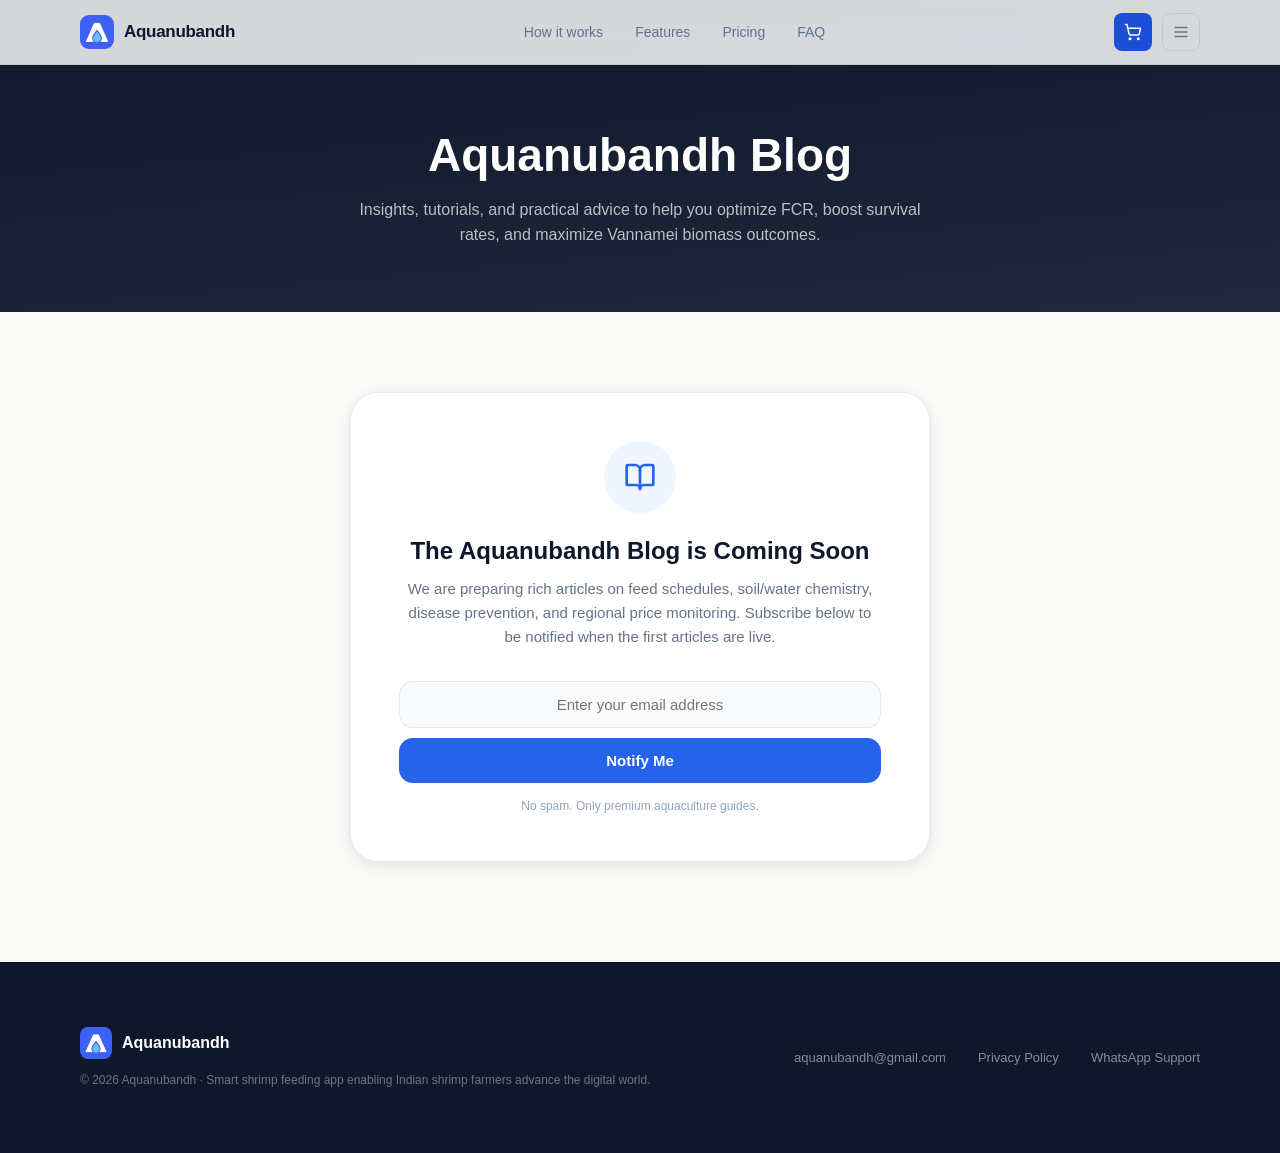
<file: blog.html>
<!DOCTYPE html>
<html lang="en">

<head>
  <meta charset="UTF-8">
  <meta name="viewport" content="width=device-width, initial-scale=1.0">
  <title>Aquanubandh | Shrimp Farming Blog &amp; Resources</title>
  <meta name="description" content="Expert insights on shrimp pond management, Vannamei FCR calculation, biomass monitoring, and aquaculture best practices.">
  <meta name="robots" content="index, follow">
  <link rel="icon" type="image/webp" href="assets/logo.webp">
  <link rel="apple-touch-icon" href="assets/logo.webp">
  <link rel="shortcut icon" href="assets/logo.webp" type="image/webp">
  <link rel="canonical" href="https://aquanubandh.com/blog.html">

  <script src="assets/7788e50a-930a-444e-aadd-7bc12679d697.js"></script>

  <style>
    *,
    *::before,
    *::after {
      box-sizing: border-box;
      margin: 0;
      padding: 0;
    }

    :root {
      --blue: #2563EB;
      --blue-dark: #1d4ed8;
      --blue-light: #eff6ff;
      --cyan: #38bdf8;
      --ink: #0f172a;
      --ink-muted: #64748b;
      --ink-faint: #94a3b8;
      --bg: #fafaf8;
      --bg-card: #ffffff;
      --border: rgba(15, 23, 42, 0.08);
      --green: #16a34a;
      --radius-sm: 8px;
      --radius-md: 14px;
      --radius-lg: 20px;
      --radius-xl: 28px;
      --shadow-sm: 0 1px 3px rgba(15, 23, 42, 0.08), 0 1px 2px rgba(15, 23, 42, 0.04);
      --shadow-md: 0 4px 16px rgba(15, 23, 42, 0.08), 0 2px 6px rgba(15, 23, 42, 0.04);
      --shadow-lg: 0 20px 48px rgba(15, 23, 42, 0.12), 0 8px 16px rgba(15, 23, 42, 0.06);
    }

    html {
      scroll-behavior: smooth;
    }

    body, button, input, select, textarea {
      font-family: "Amazon Ember", Arial, sans-serif;
    }

    body {
      background: var(--bg);
      color: var(--ink);
      -webkit-font-smoothing: antialiased;
      overflow-x: hidden;
    }

    .container {
      max-width: 1120px;
      margin: 0 auto;
      padding: 0 32px;
    }

    /* ── NAV ── */
    .nav {
      position: fixed;
      top: 0;
      left: 0;
      right: 0;
      z-index: 100;
      padding: 0 32px;
      backdrop-filter: blur(16px) saturate(180%);
      -webkit-backdrop-filter: blur(16px) saturate(180%);
      background: rgba(250, 250, 248, 0.85);
      border-bottom: 1px solid var(--border);
      transition: box-shadow 0.3s;
    }

    .nav.scrolled {
      box-shadow: var(--shadow-sm);
    }

    .nav-inner {
      max-width: 1120px;
      margin: 0 auto;
      height: 64px;
      display: flex;
      align-items: center;
      justify-content: space-between;
    }

    .nav-logo {
      display: flex;
      align-items: center;
      gap: 10px;
      text-decoration: none;
    }

    .nav-logo img {
      width: 34px;
      height: 34px;
      border-radius: 9px;
      object-fit: cover;
    }

    .nav-logo-name {
      font-size: 17px;
      font-weight: 700;
      color: var(--ink);
      letter-spacing: -0.3px;
    }

    .nav-links {
      display: flex;
      align-items: center;
      gap: 32px;
    }

    .nav-links a {
      font-size: 14px;
      font-weight: 500;
      color: var(--ink-muted);
      text-decoration: none;
      transition: color 0.2s;
    }

    .nav-links a:hover {
      color: var(--ink);
    }

    .nav-right {
      display: flex;
      align-items: center;
      gap: 10px;
    }

    .nav-shop-btn {
      background: var(--blue-dark);
      border: none;
      border-radius: var(--radius-sm);
      width: 38px;
      height: 38px;
      display: flex;
      align-items: center;
      justify-content: center;
      cursor: pointer;
      color: white;
      text-decoration: none;
      transition: background 0.2s, transform 0.2s;
    }

    .nav-shop-btn:hover {
      background: var(--blue-dark);
      transform: scale(1.05);
    }

    .nav-hamburger {
      background: transparent;
      border: 1px solid var(--border);
      border-radius: var(--radius-sm);
      width: 38px;
      height: 38px;
      display: flex;
      align-items: center;
      justify-content: center;
      cursor: pointer;
      color: var(--ink-muted);
      transition: background 0.2s, color 0.2s;
    }

    .nav-hamburger:hover {
      background: white;
      color: var(--ink);
    }

    /* ── BLOG HERO ── */
    .blog-hero {
      padding: 130px 32px 64px;
      background: linear-gradient(175deg, #0f172a 0%, #1e293b 100%);
      color: white;
      text-align: center;
      position: relative;
      overflow: hidden;
    }

    .blog-hero-h1 {
      font-size: clamp(36px, 6vw, 46px);
      line-height: 1.1;
      margin-bottom: 16px;
      font-weight: 700;
    }

    .blog-hero-sub {
      font-size: clamp(14px, 2.5vw, 16px);
      color: rgba(255, 255, 255, 0.7);
      max-width: 600px;
      margin: 0 auto;
      line-height: 1.6;
    }

    /* ── BODY NOTICE ── */
    .blog-body-section {
      padding: 80px 32px 100px;
      display: flex;
      justify-content: center;
    }

    .notice-card {
      max-width: 580px;
      width: 100%;
      background: white;
      border: 1px solid var(--border);
      border-radius: var(--radius-xl);
      padding: 48px;
      text-align: center;
      box-shadow: var(--shadow-md);
      position: relative;
      overflow: hidden;
    }

    .notice-icon-box {
      width: 72px;
      height: 72px;
      background: var(--blue-light);
      border-radius: 50%;
      display: flex;
      align-items: center;
      justify-content: center;
      color: var(--blue);
      margin: 0 auto 24px;
    }

    .notice-card-h2 {
      font-size: 24px;
      font-weight: 700;
      color: var(--ink);
      margin-bottom: 12px;
    }

    .notice-card-p {
      font-size: 15px;
      line-height: 1.6;
      color: var(--ink-muted);
      margin-bottom: 32px;
    }

    /* Newsletter Form */
    .signup-form {
      display: flex;
      gap: 10px;
      margin-bottom: 16px;
      flex-direction: column;
    }

    .signup-input {
      background: #f8fafc;
      border: 1px solid var(--border);
      border-radius: var(--radius-md);
      padding: 14px 20px;
      font-size: 15px;
      outline: none;
      color: var(--ink);
      width: 100%;
      text-align: center;
      transition: border-color 0.2s;
    }

    .signup-input:focus {
      border-color: var(--blue);
    }

    .signup-btn {
      background: var(--blue);
      color: white;
      border: none;
      border-radius: var(--radius-md);
      padding: 14px 24px;
      font-size: 15px;
      font-weight: 700;
      cursor: pointer;
      transition: background 0.2s, transform 0.15s;
      width: 100%;
    }

    .signup-btn:hover {
      background: var(--blue-dark);
      transform: translateY(-1px);
    }

    .signup-note {
      font-size: 12px;
      color: var(--ink-faint);
    }

    /* ── DOWNLOAD MODAL ── */
    .dl-modal-overlay {
      position: fixed;
      inset: 0;
      background: rgba(8, 14, 40, 0.6);
      backdrop-filter: blur(16px);
      -webkit-backdrop-filter: blur(16px);
      z-index: 300;
      display: flex;
      align-items: center;
      justify-content: center;
      opacity: 0;
      pointer-events: none;
      transition: opacity 0.4s cubic-bezier(0.22, 1, 0.36, 1);
      padding: 16px;
    }

    .dl-modal-overlay.open {
      opacity: 1;
      pointer-events: all;
    }

    .dl-modal {
      background: linear-gradient(135deg, #0d1e5c 0%, #08123b 100%);
      border: 1px solid rgba(255, 255, 255, 0.1);
      border-radius: 28px;
      max-width: 440px;
      width: 100%;
      padding: 40px;
      position: relative;
      color: white;
      transform: scale(0.95);
      transition: transform 0.4s cubic-bezier(0.22, 1, 0.36, 1);
    }

    .dl-modal-overlay.open .dl-modal {
      transform: scale(1);
    }

    .dl-modal-close {
      position: absolute;
      top: 24px;
      right: 24px;
      background: rgba(255, 255, 255, 0.1);
      border: 1px solid rgba(255, 255, 255, 0.1);
      border-radius: 50%;
      width: 32px;
      height: 32px;
      display: flex;
      align-items: center;
      justify-content: center;
      color: rgba(255, 255, 255, 0.8);
      cursor: pointer;
      transition: background 0.2s;
    }

    .dl-modal-close:hover {
      background: rgba(255, 255, 255, 0.2);
    }

    .dl-modal-logo {
      display: flex;
      align-items: center;
      gap: 10px;
      margin-bottom: 24px;
    }

    .dl-modal-logo img {
      width: 32px;
      height: 32px;
      border-radius: 8px;
    }

    .dl-modal-logo span {
      font-weight: 700;
      font-size: 16px;
    }

    .dl-modal-title {
      font-size: 28px;
      line-height: 1.1;
      margin-bottom: 12px;
      font-weight: 700;
    }

    .dl-modal-sub {
      font-size: 14px;
      color: rgba(255, 255, 255, 0.6);
      margin-bottom: 28px;
      line-height: 1.5;
    }

    .dl-modal-options {
      display: flex;
      flex-direction: column;
      gap: 12px;
    }

    .dl-option {
      display: flex;
      align-items: center;
      gap: 16px;
      background: rgba(255, 255, 255, 0.08);
      border: 1px solid rgba(255, 255, 255, 0.14);
      border-radius: 16px;
      padding: 16px 20px;
      text-decoration: none;
      color: white;
      cursor: pointer;
      transition: background 0.2s, border-color 0.2s, transform 0.2s;
    }

    .dl-option:hover {
      background: rgba(255, 255, 255, 0.15);
      border-color: rgba(255, 255, 255, 0.28);
      transform: translateY(-2px);
    }

    .dl-option-icon {
      width: 44px;
      height: 44px;
      border-radius: 12px;
      background: rgba(255, 255, 255, 0.12);
      display: flex;
      align-items: center;
      justify-content: center;
      flex-shrink: 0;
    }

    .dl-option-text {
      flex: 1;
    }

    .dl-option-sub {
      font-size: 11px;
      color: rgba(255, 255, 255, 0.5);
      margin-bottom: 2px;
      text-transform: uppercase;
      letter-spacing: 0.5px;
      font-weight: 600;
    }

    .dl-option-name {
      font-size: 16px;
      font-weight: 700;
      color: white;
    }

    .dl-option-arrow {
      color: rgba(255, 255, 255, 0.4);
    }

    .dl-modal-note {
      text-align: center;
      font-size: 12px;
      color: rgba(255, 255, 255, 0.35);
      margin-top: 20px;
      line-height: 1.6;
    }

    /* ── SLIDE-OUT MENU ── */
    .menu-overlay {
      position: fixed;
      inset: 0;
      z-index: 200;
      opacity: 0;
      pointer-events: none;
      transition: opacity 0.5s cubic-bezier(0.22, 1, 0.36, 1);
      background: rgba(8, 14, 40, 0.75);
      backdrop-filter: blur(24px) saturate(180%);
      -webkit-backdrop-filter: blur(24px) saturate(180%);
    }

    .menu-overlay.open {
      opacity: 1;
      pointer-events: all;
    }

    .menu-panel {
      position: fixed;
      inset: 0;
      z-index: 201;
      display: flex;
      flex-direction: column;
      opacity: 0;
      pointer-events: none;
      transform: scale(0.97);
      transition: opacity 0.4s cubic-bezier(0.22, 1, 0.36, 1), transform 0.4s cubic-bezier(0.22, 1, 0.36, 1);
      will-change: opacity, transform;
    }

    .menu-panel.open {
      opacity: 1;
      pointer-events: all;
      transform: scale(1);
    }

    .menu-header {
      display: flex;
      align-items: center;
      justify-content: space-between;
      padding: 20px 32px;
      flex-shrink: 0;
    }

    .menu-logo {
      display: flex;
      align-items: center;
      gap: 10px;
    }

    .menu-logo img {
      width: 30px;
      height: 30px;
      border-radius: 7px;
      object-fit: cover;
    }

    .menu-logo span {
      font-weight: 700;
      font-size: 16px;
      color: white;
      letter-spacing: -0.3px;
    }

    .menu-close {
      background: rgba(255, 255, 255, 0.1);
      border: 1px solid rgba(255, 255, 255, 0.15);
      border-radius: 50%;
      width: 40px;
      height: 40px;
      display: flex;
      align-items: center;
      justify-content: center;
      cursor: pointer;
      color: rgba(255, 255, 255, 0.8);
      transition: background 0.2s, transform 0.2s;
    }

    .menu-close:hover {
      background: rgba(255, 255, 255, 0.2);
      transform: rotate(90deg);
    }

    .menu-body {
      flex: 1;
      display: flex;
      align-items: flex-start;
      justify-content: center;
      padding: 20px 40px;
      overflow-y: auto;
    }

    .menu-body-inner {
      width: 100%;
      max-width: 760px;
      margin: auto 0;
      display: grid;
      grid-template-columns: 1fr 1fr;
      gap: 12px 48px;
    }

    .menu-col {
      display: flex;
      flex-direction: column;
    }

    .menu-section-title {
      font-size: 10px;
      font-weight: 700;
      letter-spacing: 2.5px;
      text-transform: uppercase;
      color: rgba(255, 255, 255, 0.3);
      margin-bottom: 10px;
      padding: 0 4px;
    }

    .menu-item {
      display: flex;
      align-items: center;
      gap: 14px;
      padding: 13px 16px;
      text-decoration: none;
      color: rgba(255, 255, 255, 0.85);
      cursor: pointer;
      border-radius: 14px;
      background: rgba(255, 255, 255, 0);
      border: 1px solid rgba(255, 255, 255, 0);
      transition: background 0.2s, border-color 0.2s, color 0.2s, transform 0.2s;
    }

    .menu-item:hover {
      background: rgba(255, 255, 255, 0.08);
      border-color: rgba(255, 255, 255, 0.12);
      color: white;
      transform: translateX(4px);
    }

    .menu-item-icon {
      width: 38px;
      height: 38px;
      border-radius: 11px;
      background: rgba(255, 255, 255, 0.1);
      border: 1px solid rgba(255, 255, 255, 0.12);
      display: flex;
      align-items: center;
      justify-content: center;
      color: rgba(255, 255, 255, 0.75);
      flex-shrink: 0;
      transition: background 0.2s;
    }

    .menu-item:hover .menu-item-icon {
      background: rgba(255, 255, 255, 0.18);
      color: white;
    }

    .menu-item-text {
      flex: 1;
    }

    .menu-item-label {
      font-size: 15px;
      font-weight: 600;
      color: white;
      line-height: 1.2;
    }

    .menu-item-sub {
      font-size: 12px;
      color: rgba(255, 255, 255, 0.4);
      margin-top: 2px;
    }

    .menu-divider {
      height: 1px;
      background: rgba(255, 255, 255, 0.08);
      margin: 6px 16px;
    }

    .menu-footer {
      padding: 16px 32px 28px;
      border-top: 1px solid rgba(255, 255, 255, 0.1);
      flex-shrink: 0;
      display: flex;
      justify-content: center;
    }

    .menu-footer-dl {
      padding: 14px 40px;
      background: white;
      color: var(--blue);
      border: none;
      border-radius: 14px;
      font-size: 15px;
      font-weight: 700;
      cursor: pointer;
      transition: background 0.2s, transform 0.15s, box-shadow 0.2s;
      display: flex;
      align-items: center;
      gap: 10px;
      box-shadow: 0 8px 32px rgba(255, 255, 255, 0.1);
      text-decoration: none;
    }

    .menu-footer-dl:hover {
      background: #f0f6ff;
      transform: translateY(-2px);
      box-shadow: 0 12px 40px rgba(255, 255, 255, 0.18);
    }

    .menu-panel.open .menu-item {
      animation: menuItemIn 0.4s cubic-bezier(0.22, 1, 0.36, 1) both;
    }

    @keyframes menuItemIn {
      from {
        opacity: 0;
        transform: translateY(12px);
      }
      to {
        opacity: 1;
        transform: translateY(0);
      }
    }

    .menu-panel.open .menu-item:nth-child(1) { animation-delay: 0.05s; }
    .menu-panel.open .menu-item:nth-child(2) { animation-delay: 0.10s; }
    .menu-panel.open .menu-item:nth-child(3) { animation-delay: 0.15s; }
    .menu-panel.open .menu-item:nth-child(4) { animation-delay: 0.20s; }
    .menu-panel.open .menu-item:nth-child(5) { animation-delay: 0.25s; }
    .menu-panel.open .menu-item:nth-child(6) { animation-delay: 0.30s; }

    .menu-item-badge {
      background: var(--blue);
      color: white;
      font-size: 9px;
      font-weight: 700;
      padding: 2px 6px;
      border-radius: 4px;
      text-transform: uppercase;
      letter-spacing: 0.5px;
    }

    /* ── FOOTER ── */
    .footer {
      background: var(--ink);
      padding: 64px 32px;
      border-top: 1px solid var(--border);
    }

    .footer-inner {
      max-width: 1120px;
      margin: 0 auto;
      display: flex;
      justify-content: space-between;
      align-items: center;
    }

    .footer-logo {
      display: flex;
      align-items: center;
      gap: 10px;
      margin-bottom: 12px;
    }

    .footer-logo img {
      width: 32px;
      height: 32px;
      border-radius: 8px;
    }

    .footer-logo-name {
      font-weight: 700;
      color: white;
      font-size: 16px;
    }

    .footer-meta {
      font-size: 12px;
      color: rgba(255, 255, 255, 0.4);
      line-height: 1.5;
    }

    .footer-links {
      display: flex;
      gap: 32px;
    }

    .footer-links a {
      font-size: 13px;
      color: rgba(255, 255, 255, 0.5);
      text-decoration: none;
      transition: color 0.2s;
    }

    .footer-links a:hover {
      color: white;
    }

    /* Responsive */
    @media (max-width: 900px) {
      .nav { padding: 0 16px; }
      .nav-links { display: none; }
      .blog-hero { padding: 100px 16px 40px; }
      .blog-body-section { padding: 40px 16px 64px; }
      .notice-card { padding: 24px; }
      .footer-inner { flex-direction: column; align-items: flex-start; gap: 20px; }
      .footer-links { gap: 16px; flex-wrap: wrap; }
      .menu-body-inner { grid-template-columns: 1fr; }
      .menu-body { padding: 16px; }
      .menu-header { padding: 16px 20px; }
    }
  </style>
</head>

<body>

  <!-- NAV -->
  <nav class="nav" id="main-nav">
    <div class="nav-inner">
      <a class="nav-logo" href="./index.html">
        <img src="assets/logo.webp" alt="Aquanubandh - Smart Aquaculture Management Logo">
        <span class="nav-logo-name">Aquanubandh</span>
      </a>
      <div class="nav-links">
        <a href="./index.html#how">How it works</a>
        <a href="./index.html#features">Features</a>
        <a href="./index.html#pricing">Pricing</a>
        <a href="./index.html#faq">FAQ</a>
      </div>
      <div class="nav-right">
        <a href="./shop.html" class="nav-shop-btn" aria-label="Shop">
          <i data-lucide="shopping-cart" style="width:18px;height:18px;"></i>
        </a>
        <button class="nav-hamburger" id="menu-open-btn" aria-label="Open menu">
          <i data-lucide="menu" style="width:18px;height:18px;"></i>
        </button>
      </div>
    </div>
  </nav>

  <!-- HERO -->
  <header class="blog-hero">
    <div class="container">
      <h1 class="blog-hero-h1">Aquanubandh Blog</h1>
      <p class="blog-hero-sub">Insights, tutorials, and practical advice to help you optimize FCR, boost survival rates, and maximize Vannamei biomass outcomes.</p>
    </div>
  </header>

  <!-- BODY NOTICE -->
  <main class="blog-body-section">
    <div class="notice-card">
      <div class="notice-icon-box">
        <i data-lucide="book-open" style="width: 32px; height: 32px;"></i>
      </div>
      <h2 class="notice-card-h2">The Aquanubandh Blog is Coming Soon</h2>
      <p class="notice-card-p">We are preparing rich articles on feed schedules, soil/water chemistry, disease prevention, and regional price monitoring. Subscribe below to be notified when the first articles are live.</p>
      
      <form class="signup-form" onsubmit="event.preventDefault(); alert('Thank you for subscribing! We will notify you when the blog is launched.'); this.reset();">
        <input type="email" class="signup-input" placeholder="Enter your email address" required>
        <button type="submit" class="signup-btn">Notify Me</button>
      </form>
      <div class="signup-note">No spam. Only premium aquaculture guides.</div>
    </div>
  </main>

  <!-- DOWNLOAD MODAL -->
  <div class="dl-modal-overlay" id="dl-modal-overlay">
    <div class="dl-modal">
      <button class="dl-modal-close" id="dl-modal-close">
        <i data-lucide="x" style="width:15px;height:15px;"></i>
      </button>
      <div class="dl-modal-logo">
        <img src="assets/logo.webp" alt="Aquanubandh - Smart Aquaculture Management Logo">
        <span>Aquanubandh</span>
      </div>
      <div class="dl-modal-title">Download the app</div>
      <div class="dl-modal-sub">Free for Indian shrimp farmers. Available on iOS and Android.</div>
      <div class="dl-modal-options">
        <a class="dl-option" href="https://dummyiosapp.com" target="_blank">
          <div class="dl-option-icon">
            <svg width="24" height="24" viewBox="0 0 24 24" fill="white">
              <path
                d="M17.05 20.28c-.98.95-2.05.8-3.08.35-1.09-.46-2.09-.48-3.24 0-1.44.62-2.2.44-3.06-.35C2.79 15.25 3.51 7.7 9.05 7.4c1.38.07 2.34.74 3.13.8 1.19-.24 2.33-.93 3.6-.84 1.54.12 2.69.72 3.44 1.83-3.14 1.9-2.38 5.96.46 7.19-.57 1.5-1.3 2.98-2.63 3.9zM12.03 7.25c-.15-2.23 1.66-4.07 3.74-4.25.29 2.58-2.34 4.5-3.74 4.25z">
              </path>
            </svg>
          </div>
          <div class="dl-option-text">
            <div class="dl-option-sub">Download on the</div>
            <div class="dl-option-name">App Store</div>
          </div>
          <div class="dl-option-arrow"><i data-lucide="arrow-right" style="width:16px;height:16px;"></i></div>
        </a>
        <a class="dl-option" href="https://dummyiosapp.com" target="_blank">
          <div class="dl-option-icon">
            <svg width="24" height="24" viewBox="0 0 24 24" fill="white">
              <path
                d="M3.18 23.76c.28.16.6.16.88 0l10.96-6.32-2.4-2.4-9.44 8.72zm16.64-9.64l-2.56-1.48-2.68 2.68 2.68 2.68 2.6-1.5c.74-.44.74-1.96-.04-2.38zM3.06.24C2.78.4 2.6.7 2.6 1.06v21.88l9.44-9.44L3.06.24zm11 10.4L5.54.24 3.06.24l10.4 10.4H14.06z">
              </path>
            </svg>
          </div>
          <div class="dl-option-text">
            <div class="dl-option-sub">Get it on</div>
            <div class="dl-option-name">Google Play</div>
          </div>
          <div class="dl-option-arrow"><i data-lucide="arrow-right" style="width:16px;height:16px;"></i></div>
        </a>
      </div>
      <div class="dl-modal-note">Free to download. No credit card required.</div>
    </div>
  </div>

  <!-- SLIDE-OUT MENU OVERLAY -->
  <div class="menu-overlay" id="menu-overlay"></div>

  <!-- SLIDE-OUT MENU PANEL -->
  <div class="menu-panel" id="menu-panel">
    <div class="menu-header">
      <div class="menu-logo">
        <img src="assets/logo.webp" alt="Aquanubandh - Smart Aquaculture Management Logo">
        <span>Aquanubandh</span>
      </div>
      <button class="menu-close" id="menu-close-btn">
        <i data-lucide="x" style="width:16px;height:16px;"></i>
      </button>
    </div>

    <div class="menu-body">
      <div class="menu-body-inner">
        <!-- Left column -->
        <div class="menu-col">
          <div class="menu-section-title">Pages</div>
          <a class="menu-item" href="./index.html" id="menu-link-home">
            <div class="menu-item-icon"><i data-lucide="home" style="width:16px;height:16px;"></i></div>
            <div class="menu-item-text">
              <div class="menu-item-label">Home</div>
              <div class="menu-item-sub">Return to homepage</div>
            </div>
          </a>
          <a class="menu-item" href="./index.html#how" id="menu-link-how">
            <div class="menu-item-icon"><i data-lucide="map" style="width:16px;height:16px;"></i></div>
            <div class="menu-item-text">
              <div class="menu-item-label">How it works</div>
              <div class="menu-item-sub">4-step walkthrough</div>
            </div>
          </a>
          <a class="menu-item" href="./index.html#features" id="menu-link-features">
            <div class="menu-item-icon"><i data-lucide="layers" style="width:16px;height:16px;"></i></div>
            <div class="menu-item-text">
              <div class="menu-item-label">Features</div>
              <div class="menu-item-sub">FCR, biomass, team access</div>
            </div>
          </a>
          <a class="menu-item" href="./index.html#pricing" id="menu-link-pricing">
            <div class="menu-item-icon"><i data-lucide="tag" style="width:16px;height:16px;"></i></div>
            <div class="menu-item-text">
              <div class="menu-item-label">Pricing</div>
              <div class="menu-item-sub">Free forever</div>
            </div>
          </a>
          <a class="menu-item" href="./index.html#faq" id="menu-link-faq">
            <div class="menu-item-icon"><i data-lucide="message-circle" style="width:16px;height:16px;"></i></div>
            <div class="menu-item-text">
              <div class="menu-item-label">FAQ</div>
              <div class="menu-item-sub">Common questions answered</div>
            </div>
          </a>
          <div class="menu-divider"></div>
          <div class="menu-section-title">Company</div>
          <a class="menu-item" href="./about.html" id="menu-link-about">
            <div class="menu-item-icon"><i data-lucide="info" style="width:16px;height:16px;"></i></div>
            <div class="menu-item-text">
              <div class="menu-item-label">About</div>
              <div class="menu-item-sub">Our mission &amp; the team</div>
            </div>
          </a>
          <a class="menu-item" href="./shop.html" id="menu-link-shop">
            <div class="menu-item-icon"><i data-lucide="shopping-cart" style="width:16px;height:16px;"></i></div>
            <div class="menu-item-text">
              <div class="menu-item-label">Shop</div>
              <div class="menu-item-sub">Feeds &amp; inputs</div>
            </div>
          </a>
          <a class="menu-item" href="mailto:aquanubandh@gmail.com">
            <div class="menu-item-icon"><i data-lucide="mail" style="width:16px;height:16px;"></i></div>
            <div class="menu-item-text">
              <div class="menu-item-label">Email Us</div>
              <div class="menu-item-sub">aquanubandh@gmail.com</div>
            </div>
          </a>
          <a class="menu-item" href="https://wa.link/ecqo7w" target="_blank">
            <div class="menu-item-icon"><i data-lucide="message-circle" style="width:16px;height:16px;"></i></div>
            <div class="menu-item-text">
              <div class="menu-item-label">WhatsApp Support</div>
              <div class="menu-item-sub">Chat with us directly</div>
            </div>
          </a>
        </div>
        <!-- Right column -->
        <div class="menu-col">
          <div class="menu-section-title">Resources</div>
          <a class="menu-item" href="./blog.html" id="menu-link-blog">
            <div class="menu-item-icon"><i data-lucide="book-open" style="width:16px;height:16px;"></i></div>
            <div class="menu-item-text">
              <div class="menu-item-label">Blog</div>
              <div class="menu-item-sub">Farm tips, FCR guides, disease alerts</div>
            </div>
          </a>
          <a class="menu-item" href="#">
            <div class="menu-item-icon"><i data-lucide="trending-up" style="width:16px;height:16px;"></i></div>
            <div class="menu-item-text">
              <div class="menu-item-label">Shrimp Price Tracker</div>
              <div class="menu-item-sub">Daily vannamei rates by state</div>
            </div>
            <span class="menu-item-badge new">Soon</span>
          </a>
          <a class="menu-item" href="#">
            <div class="menu-item-icon"><i data-lucide="alert-triangle" style="width:16px;height:16px;"></i></div>
            <div class="menu-item-text">
              <div class="menu-item-label">Disease Alerts</div>
              <div class="menu-item-sub">EMS, WSSV &amp; outbreak news</div>
            </div>
            <span class="menu-item-badge new">Soon</span>
          </a>
          <a class="menu-item" href="#">
            <div class="menu-item-icon"><i data-lucide="calculator" style="width:16px;height:16px;"></i></div>
            <div class="menu-item-text">
              <div class="menu-item-label">Calculator</div>
              <div class="menu-item-sub">Free standalone tool</div>
            </div>
            <span class="menu-item-badge new">Soon</span>
          </a>
        </div>
      </div>
    </div>

    <div class="menu-footer">
      <button class="menu-footer-dl">
        <i data-lucide="download" style="width:16px;height:16px;"></i>
        Download Aquanubandh, Free
      </button>
    </div>
  </div>

  <!-- FOOTER -->
  <footer class="footer">
    <div class="footer-inner">
      <div>
        <div class="footer-logo">
          <img src="assets/logo.webp" alt="Aquanubandh - Smart Aquaculture Management Logo">
          <span class="footer-logo-name">Aquanubandh</span>
        </div>
        <div class="footer-meta">© 2026 Aquanubandh · Smart shrimp feeding app enabling Indian shrimp farmers advance the digital world.</div>
      </div>
      <div class="footer-links">
        <a href="mailto:aquanubandh@gmail.com">aquanubandh@gmail.com</a>
        <a href="#">Privacy Policy</a>
        <a href="https://wa.link/ecqo7w" target="_blank">WhatsApp Support</a>
      </div>
    </div>
  </footer>

  <script>
    lucide.createIcons();

    // Nav scroll shadow
    const nav = document.getElementById('main-nav');
    window.addEventListener('scroll', () => {
      nav.classList.toggle('scrolled', window.scrollY > 20);
    });

    // Highlight active menu item
    function highlightActiveMenu() {
      const currentPath = window.location.pathname;
      const menuLinks = {
        'index.html': document.getElementById('menu-link-home'),
        'about.html': document.getElementById('menu-link-about'),
        'shop.html': document.getElementById('menu-link-shop'),
        'blog.html': document.getElementById('menu-link-blog')
      };
      Object.keys(menuLinks).forEach(path => {
        const link = menuLinks[path];
        if (link) {
          if (currentPath.includes(path) || (path === 'index.html' && (currentPath === '/' || currentPath.endsWith('/') || currentPath === ''))) {
            link.style.background = 'rgba(255, 255, 255, 0.08)';
            link.style.borderColor = 'rgba(255, 255, 255, 0.12)';
            link.style.color = 'white';
            const icon = link.querySelector('.menu-item-icon');
            if (icon) {
              icon.style.color = 'white';
              icon.style.background = 'rgba(255, 255, 255, 0.18)';
            }
            const label = link.querySelector('.menu-item-label');
            if (label) label.style.color = 'white';
          } else {
            link.style.background = '';
            link.style.borderColor = '';
            link.style.color = '';
            const icon = link.querySelector('.menu-item-icon');
            if (icon) {
              icon.style.color = '';
              icon.style.background = '';
            }
            const label = link.querySelector('.menu-item-label');
            if (label) label.style.color = '';
          }
        }
      });
    }

    // Call active menu highlighting on load
    window.addEventListener('DOMContentLoaded', highlightActiveMenu);

    // Download modal logic
    const dlOverlay = document.getElementById('dl-modal-overlay');
    const dlClose = document.getElementById('dl-modal-close');

    function openDlModal() {
      dlOverlay.classList.add('open');
      document.body.style.overflow = 'hidden';
      lucide.createIcons();
    }
    function closeDlModal() {
      dlOverlay.classList.remove('open');
      document.body.style.overflow = '';
    }

    dlClose.addEventListener('click', closeDlModal);
    dlOverlay.addEventListener('click', (e) => { if (e.target === dlOverlay) closeDlModal(); });
    document.addEventListener('keydown', (e) => { if (e.key === 'Escape') closeDlModal(); });

    // Hamburger menu logic
    const menuOpenBtn = document.getElementById('menu-open-btn');
    const menuCloseBtn = document.getElementById('menu-close-btn');
    const menuOverlay = document.getElementById('menu-overlay');
    const menuPanel = document.getElementById('menu-panel');

    function openMenu() {
      menuOverlay.classList.add('open');
      document.body.style.overflow = 'hidden';
      menuPanel.getBoundingClientRect();
      menuPanel.classList.add('open');
      lucide.createIcons();
    }
    function closeMenu() {
      menuPanel.classList.remove('open');
      menuOverlay.classList.remove('open');
      document.body.style.overflow = '';
    }
    menuOpenBtn.addEventListener('click', openMenu);
    menuCloseBtn.addEventListener('click', closeMenu);
    menuOverlay.addEventListener('click', closeMenu);

    document.querySelector('.menu-footer-dl').addEventListener('click', () => {
      closeMenu();
      setTimeout(openDlModal, 350);
    });

    ['menu-link-home', 'menu-link-how', 'menu-link-features', 'menu-link-pricing', 'menu-link-faq', 'menu-link-about', 'menu-link-shop', 'menu-link-blog'].forEach(id => {
      const el = document.getElementById(id);
      if (el) el.addEventListener('click', closeMenu);
    });
  </script>
</body>

</html>
</file>
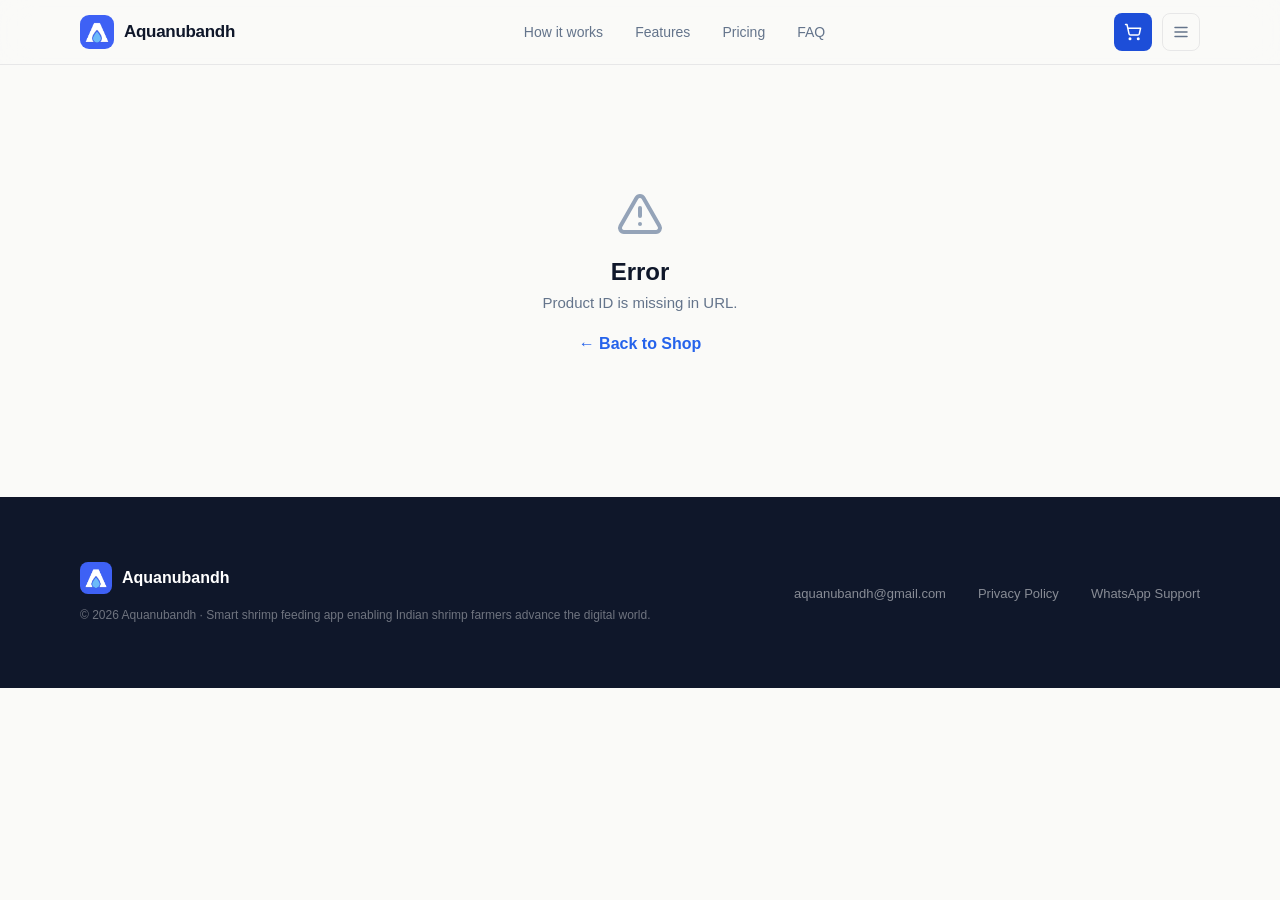
<file: product-detail.html>
<!DOCTYPE html>
<html lang="en">

<head>
  <meta charset="UTF-8">
  <meta name="viewport" content="width=device-width, initial-scale=1.0">
  <title>Aquanubandh | Product Details</title>
  <meta name="description" content="Order premium Vannamei shrimp inputs directly to your farm gate. High performance feeds, medicines, and minerals at flat rates.">
  <meta name="robots" content="index, follow">
  <link rel="icon" type="image/webp" href="assets/logo.webp">
  <link rel="apple-touch-icon" href="assets/logo.webp">
  <link rel="shortcut icon" href="assets/logo.webp" type="image/webp">
  <link rel="canonical" href="https://aquanubandh.com/product-detail.html">

  <script src="assets/7788e50a-930a-444e-aadd-7bc12679d697.js"></script>

  <style>
    *,
    *::before,
    *::after {
      box-sizing: border-box;
      margin: 0;
      padding: 0;
    }

    :root {
      --blue: #2563EB;
      --blue-dark: #1d4ed8;
      --blue-light: #eff6ff;
      --cyan: #38bdf8;
      --ink: #0f172a;
      --ink-muted: #64748b;
      --ink-faint: #94a3b8;
      --bg: #fafaf8;
      --bg-card: #ffffff;
      --border: rgba(15, 23, 42, 0.08);
      --green: #16a34a;
      --radius-sm: 8px;
      --radius-md: 14px;
      --radius-lg: 20px;
      --radius-xl: 28px;
      --shadow-sm: 0 1px 3px rgba(15, 23, 42, 0.08), 0 1px 2px rgba(15, 23, 42, 0.04);
      --shadow-md: 0 4px 16px rgba(15, 23, 42, 0.08), 0 2px 6px rgba(15, 23, 42, 0.04);
      --shadow-lg: 0 20px 48px rgba(15, 23, 42, 0.12), 0 8px 16px rgba(15, 23, 42, 0.06);
    }

    html {
      scroll-behavior: smooth;
    }

    body, button, input, select, textarea {
      font-family: "Amazon Ember", Arial, sans-serif;
    }

    body {
      background: var(--bg);
      color: var(--ink);
      -webkit-font-smoothing: antialiased;
      overflow-x: hidden;
    }

    .container {
      max-width: 1120px;
      margin: 0 auto;
      padding: 0 32px;
    }

    /* ── NAV ── */
    .nav {
      position: fixed;
      top: 0;
      left: 0;
      right: 0;
      z-index: 100;
      padding: 0 32px;
      backdrop-filter: blur(16px) saturate(180%);
      -webkit-backdrop-filter: blur(16px) saturate(180%);
      background: rgba(250, 250, 248, 0.85);
      border-bottom: 1px solid var(--border);
      transition: box-shadow 0.3s;
    }

    .nav.scrolled {
      box-shadow: var(--shadow-sm);
    }

    .nav-inner {
      max-width: 1120px;
      margin: 0 auto;
      height: 64px;
      display: flex;
      align-items: center;
      justify-content: space-between;
    }

    .nav-logo {
      display: flex;
      align-items: center;
      gap: 10px;
      text-decoration: none;
    }

    .nav-logo img {
      width: 34px;
      height: 34px;
      border-radius: 9px;
      object-fit: cover;
    }

    .nav-logo-name {
      font-size: 17px;
      font-weight: 700;
      color: var(--ink);
      letter-spacing: -0.3px;
    }

    .nav-links {
      display: flex;
      align-items: center;
      gap: 32px;
    }

    .nav-links a {
      font-size: 14px;
      font-weight: 500;
      color: var(--ink-muted);
      text-decoration: none;
      transition: color 0.2s;
    }

    .nav-links a:hover {
      color: var(--ink);
    }

    .nav-right {
      display: flex;
      align-items: center;
      gap: 10px;
    }

    .nav-shop-btn {
      background: var(--blue-dark);
      border: none;
      border-radius: var(--radius-sm);
      width: 38px;
      height: 38px;
      display: flex;
      align-items: center;
      justify-content: center;
      cursor: pointer;
      color: white;
      text-decoration: none;
      transition: background 0.2s, transform 0.2s;
    }

    .nav-shop-btn:hover {
      background: var(--blue-dark);
      transform: scale(1.05);
    }

    .nav-hamburger {
      background: transparent;
      border: 1px solid var(--border);
      border-radius: var(--radius-sm);
      width: 38px;
      height: 38px;
      display: flex;
      align-items: center;
      justify-content: center;
      cursor: pointer;
      color: var(--ink-muted);
      transition: background 0.2s, color 0.2s;
    }

    .nav-hamburger:hover {
      background: white;
      color: var(--ink);
    }

    /* ── DETAIL CONTENT ── */
    .detail-section {
      padding: 110px 32px 64px;
    }

    /* Breadcrumbs */
    .breadcrumbs {
      display: flex;
      align-items: center;
      gap: 8px;
      font-size: 13px;
      color: var(--ink-muted);
      margin-bottom: 24px;
      flex-wrap: wrap;
    }

    .breadcrumbs a {
      color: var(--blue);
      text-decoration: none;
      font-weight: 500;
    }

    .breadcrumbs a:hover {
      text-decoration: underline;
    }

    .breadcrumbs i {
      color: var(--ink-faint);
    }

    /* Split Grid */
    .detail-grid {
      display: grid;
      grid-template-columns: 1.1fr 1fr;
      gap: 48px;
      align-items: start;
    }

    /* Left Column: Image */
    .gallery-container {
      background: white;
      border: 1px solid var(--border);
      border-radius: var(--radius-lg);
      padding: 32px;
      display: flex;
      align-items: center;
      justify-content: center;
      min-height: 480px;
      position: relative;
      box-shadow: var(--shadow-sm);
    }

    .gallery-container img {
      max-width: 100%;
      max-height: 400px;
      object-fit: contain;
      transition: transform 0.3s cubic-bezier(0.22, 1, 0.36, 1);
    }

    .gallery-container:hover img {
      transform: scale(1.03);
    }

    .badge-float {
      position: absolute;
      top: 24px;
      right: 24px;
      background: var(--blue-light);
      border: 1px solid rgba(37, 99, 235, 0.15);
      color: var(--blue-dark);
      font-size: 11px;
      font-weight: 700;
      text-transform: uppercase;
      letter-spacing: 0.5px;
      padding: 6px 12px;
      border-radius: 8px;
      box-shadow: var(--shadow-sm);
    }

    /* Right Column: Info */
    .info-container {
      display: flex;
      flex-direction: column;
    }

    .brand-meta {
      font-size: 13px;
      font-weight: 700;
      color: var(--blue);
      text-transform: uppercase;
      letter-spacing: 0.5px;
      margin-bottom: 8px;
    }

    .product-title-h1 {
      font-size: clamp(28px, 4vw, 36px);
      line-height: 1.2;
      color: var(--ink);
      font-weight: 700;
      margin-bottom: 12px;
    }

    /* Rating Stars */
    .rating-row {
      display: flex;
      align-items: center;
      gap: 8px;
      margin-bottom: 20px;
    }

    .stars {
      display: flex;
      color: #fbbf24;
    }

    .rating-text {
      font-size: 13px;
      color: var(--ink-muted);
      font-weight: 500;
    }

    .rating-link {
      font-size: 13px;
      color: var(--blue);
      text-decoration: none;
      font-weight: 500;
    }

    .rating-link:hover {
      text-decoration: underline;
    }

    .divider {
      height: 1px;
      background: var(--border);
      margin: 16px 0;
    }

    /* Price Section */
    .price-card {
      background: linear-gradient(135deg, #f8fafc 0%, #f1f5f9 100%);
      border: 1px solid var(--border);
      border-radius: var(--radius-md);
      padding: 24px;
      margin-bottom: 24px;
    }

    .price-row {
      display: flex;
      align-items: baseline;
      gap: 8px;
    }

    .price-large {
      font-size: 32px;
      font-weight: 700;
      color: var(--ink);
    }

    .price-subtext {
      font-size: 14px;
      color: var(--ink-muted);
      font-weight: 500;
    }

    .price-breakdown {
      font-size: 15px;
      color: var(--green);
      font-weight: 700;
      margin-top: 8px;
      display: flex;
      align-items: center;
      gap: 6px;
    }

    .delivery-guarantee {
      margin-top: 14px;
      display: flex;
      align-items: center;
      gap: 8px;
      font-size: 13px;
      color: var(--ink-muted);
      font-weight: 500;
    }

    .delivery-guarantee i {
      color: var(--green);
    }

    /* Description */
    .desc-text {
      font-size: 15px;
      line-height: 1.6;
      color: var(--ink-muted);
      margin-bottom: 24px;
    }

    /* Buy Action Button */
    .buy-action-box {
      margin-bottom: 32px;
    }

    .btn-buy-wa {
      background: var(--green);
      color: white;
      text-decoration: none;
      font-size: 16px;
      font-weight: 700;
      padding: 16px 32px;
      border-radius: var(--radius-md);
      display: inline-flex;
      align-items: center;
      justify-content: center;
      gap: 10px;
      box-shadow: 0 4px 14px rgba(22, 163, 74, 0.3);
      transition: background 0.2s, transform 0.15s, box-shadow 0.2s;
      width: 100%;
      max-width: 380px;
    }

    .btn-buy-wa:hover {
      background: #15803d;
      transform: translateY(-1px);
      box-shadow: 0 6px 20px rgba(22, 163, 74, 0.4);
    }

    /* Technical details */
    .specs-container {
      margin-top: 24px;
    }

    .specs-h2 {
      font-size: 18px;
      font-weight: 700;
      color: var(--ink);
      margin-bottom: 16px;
    }

    .specs-table {
      width: 100%;
      border-collapse: collapse;
      border: 1px solid var(--border);
      border-radius: var(--radius-sm);
      overflow: hidden;
    }

    .specs-table tr {
      border-bottom: 1px solid var(--border);
    }

    .specs-table tr:last-child {
      border-bottom: none;
    }

    .specs-table td {
      padding: 12px 16px;
      font-size: 14px;
    }

    .specs-lbl {
      width: 35%;
      font-weight: 700;
      color: var(--ink-muted);
      background: #f8fafc;
    }

    .specs-val {
      color: var(--ink);
      font-weight: 500;
    }

    /* Loading Spinner */
    .loading-overlay {
      position: fixed;
      inset: 0;
      background: var(--bg);
      z-index: 500;
      display: flex;
      align-items: center;
      justify-content: center;
      transition: opacity 0.3s ease;
    }

    .spinner {
      width: 48px;
      height: 48px;
      border: 4px solid var(--border);
      border-top-color: var(--blue);
      border-radius: 50%;
      animation: spin 0.8s linear infinite;
    }

    @keyframes spin {
      to { transform: rotate(360deg); }
    }

    /* ── DOWNLOAD MODAL ── */
    .dl-modal-overlay {
      position: fixed;
      inset: 0;
      background: rgba(8, 14, 40, 0.6);
      backdrop-filter: blur(16px);
      -webkit-backdrop-filter: blur(16px);
      z-index: 300;
      display: flex;
      align-items: center;
      justify-content: center;
      opacity: 0;
      pointer-events: none;
      transition: opacity 0.4s cubic-bezier(0.22, 1, 0.36, 1);
      padding: 16px;
    }

    .dl-modal-overlay.open {
      opacity: 1;
      pointer-events: all;
    }

    .dl-modal {
      background: linear-gradient(135deg, #0d1e5c 0%, #08123b 100%);
      border: 1px solid rgba(255, 255, 255, 0.1);
      border-radius: 28px;
      max-width: 440px;
      width: 100%;
      padding: 40px;
      position: relative;
      color: white;
      transform: scale(0.95);
      transition: transform 0.4s cubic-bezier(0.22, 1, 0.36, 1);
    }

    .dl-modal-overlay.open .dl-modal {
      transform: scale(1);
    }

    .dl-modal-close {
      position: absolute;
      top: 24px;
      right: 24px;
      background: rgba(255, 255, 255, 0.1);
      border: 1px solid rgba(255, 255, 255, 0.1);
      border-radius: 50%;
      width: 32px;
      height: 32px;
      display: flex;
      align-items: center;
      justify-content: center;
      color: rgba(255, 255, 255, 0.8);
      cursor: pointer;
      transition: background 0.2s;
    }

    .dl-modal-close:hover {
      background: rgba(255, 255, 255, 0.2);
    }

    .dl-modal-logo {
      display: flex;
      align-items: center;
      gap: 10px;
      margin-bottom: 24px;
    }

    .dl-modal-logo img {
      width: 32px;
      height: 32px;
      border-radius: 8px;
    }

    .dl-modal-logo span {
      font-weight: 700;
      font-size: 16px;
    }

    .dl-modal-title {
      font-size: 28px;
      line-height: 1.1;
      margin-bottom: 12px;
      font-weight: 700;
    }

    .dl-modal-sub {
      font-size: 14px;
      color: rgba(255, 255, 255, 0.6);
      margin-bottom: 28px;
      line-height: 1.5;
    }

    .dl-modal-options {
      display: flex;
      flex-direction: column;
      gap: 12px;
    }

    .dl-option {
      display: flex;
      align-items: center;
      gap: 16px;
      background: rgba(255, 255, 255, 0.08);
      border: 1px solid rgba(255, 255, 255, 0.14);
      border-radius: 16px;
      padding: 16px 20px;
      text-decoration: none;
      color: white;
      cursor: pointer;
      transition: background 0.2s, border-color 0.2s, transform 0.2s;
    }

    .dl-option:hover {
      background: rgba(255, 255, 255, 0.15);
      border-color: rgba(255, 255, 255, 0.28);
      transform: translateY(-2px);
    }

    .dl-option-icon {
      width: 44px;
      height: 44px;
      border-radius: 12px;
      background: rgba(255, 255, 255, 0.12);
      display: flex;
      align-items: center;
      justify-content: center;
      flex-shrink: 0;
    }

    .dl-option-text {
      flex: 1;
    }

    .dl-option-sub {
      font-size: 11px;
      color: rgba(255, 255, 255, 0.5);
      margin-bottom: 2px;
      text-transform: uppercase;
      letter-spacing: 0.5px;
      font-weight: 600;
    }

    .dl-option-name {
      font-size: 16px;
      font-weight: 700;
      color: white;
    }

    .dl-option-arrow {
      color: rgba(255, 255, 255, 0.4);
    }

    .dl-modal-note {
      text-align: center;
      font-size: 12px;
      color: rgba(255, 255, 255, 0.35);
      margin-top: 20px;
      line-height: 1.6;
    }

    /* ── SLIDE-OUT MENU ── */
    .menu-overlay {
      position: fixed;
      inset: 0;
      z-index: 200;
      opacity: 0;
      pointer-events: none;
      transition: opacity 0.5s cubic-bezier(0.22, 1, 0.36, 1);
      background: rgba(8, 14, 40, 0.75);
      backdrop-filter: blur(24px) saturate(180%);
      -webkit-backdrop-filter: blur(24px) saturate(180%);
    }

    .menu-overlay.open {
      opacity: 1;
      pointer-events: all;
    }

    .menu-panel {
      position: fixed;
      inset: 0;
      z-index: 201;
      display: flex;
      flex-direction: column;
      opacity: 0;
      pointer-events: none;
      transform: scale(0.97);
      transition: opacity 0.4s cubic-bezier(0.22, 1, 0.36, 1), transform 0.4s cubic-bezier(0.22, 1, 0.36, 1);
      will-change: opacity, transform;
    }

    .menu-panel.open {
      opacity: 1;
      pointer-events: all;
      transform: scale(1);
    }

    .menu-header {
      display: flex;
      align-items: center;
      justify-content: space-between;
      padding: 20px 32px;
      flex-shrink: 0;
    }

    .menu-logo {
      display: flex;
      align-items: center;
      gap: 10px;
    }

    .menu-logo img {
      width: 30px;
      height: 30px;
      border-radius: 7px;
      object-fit: cover;
    }

    .menu-logo span {
      font-weight: 700;
      font-size: 16px;
      color: white;
      letter-spacing: -0.3px;
    }

    .menu-close {
      background: rgba(255, 255, 255, 0.1);
      border: 1px solid rgba(255, 255, 255, 0.15);
      border-radius: 50%;
      width: 40px;
      height: 40px;
      display: flex;
      align-items: center;
      justify-content: center;
      cursor: pointer;
      color: rgba(255, 255, 255, 0.8);
      transition: background 0.2s, transform 0.2s;
    }

    .menu-close:hover {
      background: rgba(255, 255, 255, 0.2);
      transform: rotate(90deg);
    }

    .menu-body {
      flex: 1;
      display: flex;
      align-items: flex-start;
      justify-content: center;
      padding: 20px 40px;
      overflow-y: auto;
    }

    .menu-body-inner {
      width: 100%;
      max-width: 760px;
      margin: auto 0;
      display: grid;
      grid-template-columns: 1fr 1fr;
      gap: 12px 48px;
    }

    .menu-col {
      display: flex;
      flex-direction: column;
    }

    .menu-section-title {
      font-size: 10px;
      font-weight: 700;
      letter-spacing: 2.5px;
      text-transform: uppercase;
      color: rgba(255, 255, 255, 0.3);
      margin-bottom: 10px;
      padding: 0 4px;
    }

    .menu-item {
      display: flex;
      align-items: center;
      gap: 14px;
      padding: 13px 16px;
      text-decoration: none;
      color: rgba(255, 255, 255, 0.85);
      cursor: pointer;
      border-radius: 14px;
      background: rgba(255, 255, 255, 0);
      border: 1px solid rgba(255, 255, 255, 0);
      transition: background 0.2s, border-color 0.2s, color 0.2s, transform 0.2s;
    }

    .menu-item:hover {
      background: rgba(255, 255, 255, 0.08);
      border-color: rgba(255, 255, 255, 0.12);
      color: white;
      transform: translateX(4px);
    }

    .menu-item-icon {
      width: 38px;
      height: 38px;
      border-radius: 11px;
      background: rgba(255, 255, 255, 0.1);
      border: 1px solid rgba(255, 255, 255, 0.12);
      display: flex;
      align-items: center;
      justify-content: center;
      color: rgba(255, 255, 255, 0.75);
      flex-shrink: 0;
      transition: background 0.2s;
    }

    .menu-item:hover .menu-item-icon {
      background: rgba(255, 255, 255, 0.18);
      color: white;
    }

    .menu-item-text {
      flex: 1;
    }

    .menu-item-label {
      font-size: 15px;
      font-weight: 600;
      color: white;
      line-height: 1.2;
    }

    .menu-item-sub {
      font-size: 12px;
      color: rgba(255, 255, 255, 0.4);
      margin-top: 2px;
    }

    .menu-divider {
      height: 1px;
      background: rgba(255, 255, 255, 0.08);
      margin: 6px 16px;
    }

    .menu-footer {
      padding: 16px 32px 28px;
      border-top: 1px solid rgba(255, 255, 255, 0.1);
      flex-shrink: 0;
      display: flex;
      justify-content: center;
    }

    .menu-footer-dl {
      padding: 14px 40px;
      background: white;
      color: var(--blue);
      border: none;
      border-radius: 14px;
      font-size: 15px;
      font-weight: 700;
      cursor: pointer;
      transition: background 0.2s, transform 0.15s, box-shadow 0.2s;
      display: flex;
      align-items: center;
      gap: 10px;
      box-shadow: 0 8px 32px rgba(255, 255, 255, 0.1);
      text-decoration: none;
    }

    .menu-footer-dl:hover {
      background: #f0f6ff;
      transform: translateY(-2px);
      box-shadow: 0 12px 40px rgba(255, 255, 255, 0.18);
    }

    .menu-panel.open .menu-item {
      animation: menuItemIn 0.4s cubic-bezier(0.22, 1, 0.36, 1) both;
    }

    @keyframes menuItemIn {
      from {
        opacity: 0;
        transform: translateY(12px);
      }
      to {
        opacity: 1;
        transform: translateY(0);
      }
    }

    .menu-panel.open .menu-item:nth-child(1) { animation-delay: 0.05s; }
    .menu-panel.open .menu-item:nth-child(2) { animation-delay: 0.10s; }
    .menu-panel.open .menu-item:nth-child(3) { animation-delay: 0.15s; }
    .menu-panel.open .menu-item:nth-child(4) { animation-delay: 0.20s; }
    .menu-panel.open .menu-item:nth-child(5) { animation-delay: 0.25s; }
    .menu-panel.open .menu-item:nth-child(6) { animation-delay: 0.30s; }

    .menu-item-badge {
      background: var(--blue);
      color: white;
      font-size: 9px;
      font-weight: 700;
      padding: 2px 6px;
      border-radius: 4px;
      text-transform: uppercase;
      letter-spacing: 0.5px;
    }

    /* ── FOOTER ── */
    .footer {
      background: var(--ink);
      padding: 64px 32px;
      border-top: 1px solid var(--border);
    }

    .footer-inner {
      max-width: 1120px;
      margin: 0 auto;
      display: flex;
      justify-content: space-between;
      align-items: center;
    }

    .footer-logo {
      display: flex;
      align-items: center;
      gap: 10px;
      margin-bottom: 12px;
    }

    .footer-logo img {
      width: 32px;
      height: 32px;
      border-radius: 8px;
    }

    .footer-logo-name {
      font-weight: 700;
      color: white;
      font-size: 16px;
    }

    .footer-meta {
      font-size: 12px;
      color: rgba(255, 255, 255, 0.4);
      line-height: 1.5;
    }

    .footer-links {
      display: flex;
      gap: 32px;
    }

    .footer-links a {
      font-size: 13px;
      color: rgba(255, 255, 255, 0.5);
      text-decoration: none;
      transition: color 0.2s;
    }

    .footer-links a:hover {
      color: white;
    }

    /* Responsive adjustments */
    @media (max-width: 900px) {
      .nav { padding: 0 16px; }
      .nav-links { display: none; }
      .detail-section { padding: 90px 16px 48px; }
      .detail-grid { grid-template-columns: 1fr; gap: 32px; }
      .gallery-container { min-height: 340px; padding: 20px; }
      .gallery-container img { max-height: 280px; }
      .specs-lbl { width: 45%; }
      .footer-inner { flex-direction: column; align-items: flex-start; gap: 20px; }
      .footer-links { gap: 16px; flex-wrap: wrap; }
      .menu-body-inner { grid-template-columns: 1fr; }
      .menu-body { padding: 16px; }
      .menu-header { padding: 16px 20px; }
    }
  </style>
</head>

<body>

  <!-- LOADING OVERLAY -->
  <div class="loading-overlay" id="loading-overlay">
    <div class="spinner"></div>
  </div>

  <!-- NAV -->
  <nav class="nav" id="main-nav">
    <div class="nav-inner">
      <a class="nav-logo" href="./index.html">
        <img src="assets/logo.webp" alt="Aquanubandh - Smart Aquaculture Management Logo">
        <span class="nav-logo-name">Aquanubandh</span>
      </a>
      <div class="nav-links">
        <a href="./index.html#how">How it works</a>
        <a href="./index.html#features">Features</a>
        <a href="./index.html#pricing">Pricing</a>
        <a href="./index.html#faq">FAQ</a>
      </div>
      <div class="nav-right">
        <a href="./shop.html" class="nav-shop-btn" aria-label="Shop">
          <i data-lucide="shopping-cart" style="width:18px;height:18px;"></i>
        </a>
        <button class="nav-hamburger" id="menu-open-btn" aria-label="Open menu">
          <i data-lucide="menu" style="width:18px;height:18px;"></i>
        </button>
      </div>
    </div>
  </nav>

  <!-- DETAIL MAIN SECTION -->
  <main class="detail-section">
    <div class="container" id="product-details-content">
      <!-- Dynamic details rendered here -->
    </div>
  </main>

  <!-- DOWNLOAD MODAL -->
  <div class="dl-modal-overlay" id="dl-modal-overlay">
    <div class="dl-modal">
      <button class="dl-modal-close" id="dl-modal-close">
        <i data-lucide="x" style="width:15px;height:15px;"></i>
      </button>
      <div class="dl-modal-logo">
        <img src="assets/logo.webp" alt="Aquanubandh - Smart Aquaculture Management Logo">
        <span>Aquanubandh</span>
      </div>
      <div class="dl-modal-title">Download the app</div>
      <div class="dl-modal-sub">Free for Indian shrimp farmers. Available on iOS and Android.</div>
      <div class="dl-modal-options">
        <a class="dl-option" href="https://dummyiosapp.com" target="_blank">
          <div class="dl-option-icon">
            <svg width="24" height="24" viewBox="0 0 24 24" fill="white">
              <path
                d="M17.05 20.28c-.98.95-2.05.8-3.08.35-1.09-.46-2.09-.48-3.24 0-1.44.62-2.2.44-3.06-.35C2.79 15.25 3.51 7.7 9.05 7.4c1.38.07 2.34.74 3.13.8 1.19-.24 2.33-.93 3.6-.84 1.54.12 2.69.72 3.44 1.83-3.14 1.9-2.38 5.96.46 7.19-.57 1.5-1.3 2.98-2.63 3.9zM12.03 7.25c-.15-2.23 1.66-4.07 3.74-4.25.29 2.58-2.34 4.5-3.74 4.25z">
              </path>
            </svg>
          </div>
          <div class="dl-option-text">
            <div class="dl-option-sub">Download on the</div>
            <div class="dl-option-name">App Store</div>
          </div>
          <div class="dl-option-arrow"><i data-lucide="arrow-right" style="width:16px;height:16px;"></i></div>
        </a>
        <a class="dl-option" href="https://dummyiosapp.com" target="_blank">
          <div class="dl-option-icon">
            <svg width="24" height="24" viewBox="0 0 24 24" fill="white">
              <path
                d="M3.18 23.76c.28.16.6.16.88 0l10.96-6.32-2.4-2.4-9.44 8.72zm16.64-9.64l-2.56-1.48-2.68 2.68 2.68 2.68 2.6-1.5c.74-.44.74-1.96-.04-2.38zM3.06.24C2.78.4 2.6.7 2.6 1.06v21.88l9.44-9.44L3.06.24zm11 10.4L5.54.24 3.06.24l10.4 10.4H14.06z">
              </path>
            </svg>
          </div>
          <div class="dl-option-text">
            <div class="dl-option-sub">Get it on</div>
            <div class="dl-option-name">Google Play</div>
          </div>
          <div class="dl-option-arrow"><i data-lucide="arrow-right" style="width:16px;height:16px;"></i></div>
        </a>
      </div>
      <div class="dl-modal-note">Free to download. No credit card required.</div>
    </div>
  </div>

  <!-- SLIDE-OUT MENU OVERLAY -->
  <div class="menu-overlay" id="menu-overlay"></div>

  <!-- SLIDE-OUT MENU PANEL -->
  <div class="menu-panel" id="menu-panel">
    <div class="menu-header">
      <div class="menu-logo">
        <img src="assets/logo.webp" alt="Aquanubandh - Smart Aquaculture Management Logo">
        <span>Aquanubandh</span>
      </div>
      <button class="menu-close" id="menu-close-btn">
        <i data-lucide="x" style="width:16px;height:16px;"></i>
      </button>
    </div>

    <div class="menu-body">
      <div class="menu-body-inner">
        <!-- Left column -->
        <div class="menu-col">
          <div class="menu-section-title">Pages</div>
          <a class="menu-item" href="./index.html" id="menu-link-home">
            <div class="menu-item-icon"><i data-lucide="home" style="width:16px;height:16px;"></i></div>
            <div class="menu-item-text">
              <div class="menu-item-label">Home</div>
              <div class="menu-item-sub">Return to homepage</div>
            </div>
          </a>
          <a class="menu-item" href="./index.html#how" id="menu-link-how">
            <div class="menu-item-icon"><i data-lucide="map" style="width:16px;height:16px;"></i></div>
            <div class="menu-item-text">
              <div class="menu-item-label">How it works</div>
              <div class="menu-item-sub">4-step walkthrough</div>
            </div>
          </a>
          <a class="menu-item" href="./index.html#features" id="menu-link-features">
            <div class="menu-item-icon"><i data-lucide="layers" style="width:16px;height:16px;"></i></div>
            <div class="menu-item-text">
              <div class="menu-item-label">Features</div>
              <div class="menu-item-sub">FCR, biomass, team access</div>
            </div>
          </a>
          <a class="menu-item" href="./index.html#pricing" id="menu-link-pricing">
            <div class="menu-item-icon"><i data-lucide="tag" style="width:16px;height:16px;"></i></div>
            <div class="menu-item-text">
              <div class="menu-item-label">Pricing</div>
              <div class="menu-item-sub">Free forever</div>
            </div>
          </a>
          <a class="menu-item" href="./index.html#faq" id="menu-link-faq">
            <div class="menu-item-icon"><i data-lucide="message-circle" style="width:16px;height:16px;"></i></div>
            <div class="menu-item-text">
              <div class="menu-item-label">FAQ</div>
              <div class="menu-item-sub">Common questions answered</div>
            </div>
          </a>
          <div class="menu-divider"></div>
          <div class="menu-section-title">Company</div>
          <a class="menu-item" href="./about.html" id="menu-link-about">
            <div class="menu-item-icon"><i data-lucide="info" style="width:16px;height:16px;"></i></div>
            <div class="menu-item-text">
              <div class="menu-item-label">About</div>
              <div class="menu-item-sub">Our mission &amp; the team</div>
            </div>
          </a>
          <a class="menu-item" href="./shop.html" id="menu-link-shop">
            <div class="menu-item-icon"><i data-lucide="shopping-cart" style="width:16px;height:16px;"></i></div>
            <div class="menu-item-text">
              <div class="menu-item-label">Shop</div>
              <div class="menu-item-sub">Feeds &amp; inputs</div>
            </div>
          </a>
          <a class="menu-item" href="mailto:aquanubandh@gmail.com">
            <div class="menu-item-icon"><i data-lucide="mail" style="width:16px;height:16px;"></i></div>
            <div class="menu-item-text">
              <div class="menu-item-label">Email Us</div>
              <div class="menu-item-sub">aquanubandh@gmail.com</div>
            </div>
          </a>
          <a class="menu-item" href="https://wa.link/ecqo7w" target="_blank">
            <div class="menu-item-icon"><i data-lucide="message-circle" style="width:16px;height:16px;"></i></div>
            <div class="menu-item-text">
              <div class="menu-item-label">WhatsApp Support</div>
              <div class="menu-item-sub">Chat with us directly</div>
            </div>
          </a>
        </div>
        <!-- Right column -->
        <div class="menu-col">
          <div class="menu-section-title">Resources</div>
          <a class="menu-item" href="./blog.html" id="menu-link-blog">
            <div class="menu-item-icon"><i data-lucide="book-open" style="width:16px;height:16px;"></i></div>
            <div class="menu-item-text">
              <div class="menu-item-label">Blog</div>
              <div class="menu-item-sub">Farm tips, FCR guides, disease alerts</div>
            </div>
          </a>
          <a class="menu-item" href="#">
            <div class="menu-item-icon"><i data-lucide="trending-up" style="width:16px;height:16px;"></i></div>
            <div class="menu-item-text">
              <div class="menu-item-label">Shrimp Price Tracker</div>
              <div class="menu-item-sub">Daily vannamei rates by state</div>
            </div>
            <span class="menu-item-badge new">Soon</span>
          </a>
          <a class="menu-item" href="#">
            <div class="menu-item-icon"><i data-lucide="alert-triangle" style="width:16px;height:16px;"></i></div>
            <div class="menu-item-text">
              <div class="menu-item-label">Disease Alerts</div>
              <div class="menu-item-sub">EMS, WSSV &amp; outbreak news</div>
            </div>
            <span class="menu-item-badge new">Soon</span>
          </a>
          <a class="menu-item" href="#">
            <div class="menu-item-icon"><i data-lucide="calculator" style="width:16px;height:16px;"></i></div>
            <div class="menu-item-text">
              <div class="menu-item-label">Calculator</div>
              <div class="menu-item-sub">Free standalone tool</div>
            </div>
            <span class="menu-item-badge new">Soon</span>
          </a>
        </div>
      </div>
    </div>

    <div class="menu-footer">
      <button class="menu-footer-dl">
        <i data-lucide="download" style="width:16px;height:16px;"></i>
        Download Aquanubandh, Free
      </button>
    </div>
  </div>

  <!-- FOOTER -->
  <footer class="footer">
    <div class="footer-inner">
      <div>
        <div class="footer-logo">
          <img src="assets/logo.webp" alt="Aquanubandh - Smart Aquaculture Management Logo">
          <span class="footer-logo-name">Aquanubandh</span>
        </div>
        <div class="footer-meta">© 2026 Aquanubandh · Smart shrimp feeding app enabling Indian shrimp farmers advance the digital world.</div>
      </div>
      <div class="footer-links">
        <a href="mailto:aquanubandh@gmail.com">aquanubandh@gmail.com</a>
        <a href="#">Privacy Policy</a>
        <a href="https://wa.link/ecqo7w" target="_blank">WhatsApp Support</a>
      </div>
    </div>
  </footer>

  <script id="products-database" type="application/json">
  [
    {
      "id": "feed-1",
      "category": "feed",
      "company_name": "Avanti Feeds Limited",
      "product_image": "shop_feed_1.webp",
      "product_name": "Avanti Manamei Feed No. 1",
      "product_description": "Premium starter feed for early-stage post-larvae shrimp. Formulated for optimum digestion and fast growth.",
      "price": "85",
      "sub_price": "₹2125 per 25kg bag"
    },
    {
      "id": "feed-2",
      "category": "feed",
      "company_name": "Avanti Feeds Limited",
      "product_image": "shop_feed_2.webp",
      "product_name": "Avanti Manamei Feed No. 2",
      "product_description": "Advanced starter crumble promoting structural growth and strengthening immunity in young post-larvae.",
      "price": "85",
      "sub_price": "₹2125 per 25kg bag"
    },
    {
      "id": "feed-3sp",
      "category": "feed",
      "company_name": "Avanti Feeds Limited",
      "product_image": "shop_feed_3sp.webp",
      "product_name": "Avanti Manamei Feed No. 3SP",
      "product_description": "Professional starter micro-pellet formulated for transition from crumble, maximizing survival rates.",
      "price": "85",
      "sub_price": "₹2125 per 25kg bag"
    },
    {
      "id": "feed-3p",
      "category": "feed",
      "company_name": "Avanti Feeds Limited",
      "product_image": "shop_feed_3p.webp",
      "product_name": "Avanti Manamei Feed No. 3P",
      "product_description": "High-performance pellet starter feed designed to optimize Feed Conversion Ratio (FCR) during critical early development.",
      "price": "85",
      "sub_price": "₹2125 per 25kg bag"
    },
    {
      "id": "feed-3s",
      "category": "feed",
      "company_name": "Avanti Feeds Limited",
      "product_image": "shop_feed_3s.webp",
      "product_name": "Avanti Manamei Feed No. 3S",
      "product_description": "Specialized grower feed for early juvenile stages, ensuring uniform growth and water stability.",
      "price": "85",
      "sub_price": "₹2125 per 25kg bag"
    },
    {
      "id": "feed-3m",
      "category": "feed",
      "company_name": "Avanti Feeds Limited",
      "product_image": "shop_feed_3m.webp",
      "product_name": "Avanti Manamei Feed No. 3M",
      "product_description": "Advanced grower feed optimized for rapid weight gain and excellent FCR in mid-stage Vannamei shrimp.",
      "price": "85",
      "sub_price": "₹2125 per 25kg bag"
    },
    {
      "id": "feed-3l",
      "category": "feed",
      "company_name": "Avanti Feeds Limited",
      "product_image": "shop_feed_3l.webp",
      "product_name": "Avanti Manamei Feed No. 3L",
      "product_description": "Finisher feed for adult Vannamei shrimp, maximizing biomass output and ensuring high survival rates before harvest.",
      "price": "85",
      "sub_price": "₹2125 per 25kg bag"
    },
    {
      "id": "med-1",
      "category": "medicine",
      "company_name": "Premium Quality",
      "product_image": "shop_med_1.webp",
      "product_name": "BioShield Fortis Probiotic",
      "product_description": "Concentrated immune booster and gut probiotic for shrimp. Enhances resistance against pathogens and improves feed assimilation.",
      "price": "85",
      "sub_price": "Pack size: 1L"
    },
    {
      "id": "min-1",
      "category": "mineral",
      "company_name": "Premium Quality",
      "product_image": "shop_min_1.webp",
      "product_name": "CalMag Balance Soluble Minerals",
      "product_description": "Essential water-soluble minerals to maintain osmotic balance and support uniform shell hardening during shrimp molting cycles.",
      "price": "85",
      "sub_price": "Pack size: 5kg"
    }
  ]
  </script>

  <script>
    function safeCreateIcons() {
      try {
        if (typeof lucide !== 'undefined' && typeof lucide.createIcons === 'function') {
          lucide.createIcons();
        }
      } catch (e) {
        console.warn('Lucide icons failed to render:', e);
      }
    }

    safeCreateIcons();

    // Nav scroll shadow
    const nav = document.getElementById('main-nav');
    window.addEventListener('scroll', () => {
      nav.classList.toggle('scrolled', window.scrollY > 20);
    });



    const fallbackProducts = [
      {
        id: "feed-1",
        name: "Avanti Manamei Feed No. 1",
        category: "feed",
        type: "Starter (Crumble)",
        brand: "Avanti Feeds Limited",
        image: "shop_feed_1.webp",
        description: "Premium starter feed for early-stage post-larvae shrimp. Formulated for optimum digestion and fast growth.",
        spec: "Collaborated with Thai Union",
        price: "85",
        sub_price: "₹2,125 per 25kg bag"
      },
      {
        id: "feed-2",
        name: "Avanti Manamei Feed No. 2",
        category: "feed",
        type: "Starter (Crumble)",
        brand: "Avanti Feeds Limited",
        image: "shop_feed_2.webp",
        description: "Advanced starter crumble promoting structural growth and strengthening immunity in young post-larvae.",
        spec: "Collaborated with Thai Union",
        price: "85",
        sub_price: "₹2,125 per 25kg bag"
      },
      {
        id: "feed-3sp",
        name: "Avanti Manamei Feed No. 3SP",
        category: "feed",
        type: "Starter (Pellet)",
        brand: "Avanti Feeds Limited",
        image: "shop_feed_3sp.webp",
        description: "Professional starter micro-pellet formulated for transition from crumble, maximizing survival rates.",
        spec: "Collaborated with Thai Union",
        price: "85",
        sub_price: "₹2,125 per 25kg bag"
      },
      {
        id: "feed-3p",
        name: "Avanti Manamei Feed No. 3P",
        category: "feed",
        type: "Starter (Pellet)",
        brand: "Avanti Feeds Limited",
        image: "shop_feed_3p.webp",
        description: "High-performance pellet starter feed designed to optimize Feed Conversion Ratio (FCR) during critical early development.",
        spec: "Collaborated with Thai Union",
        price: "85",
        sub_price: "₹2,125 per 25kg bag"
      },
      {
        id: "feed-3s",
        name: "Avanti Manamei Feed No. 3S",
        category: "feed",
        type: "Grower (Pellet)",
        brand: "Avanti Feeds Limited",
        image: "shop_feed_3s.webp",
        description: "Specialized grower feed for early juvenile stages, ensuring uniform growth and water stability.",
        spec: "Collaborated with Thai Union",
        price: "85",
        sub_price: "₹2,125 per 25kg bag"
      },
      {
        id: "feed-3m",
        name: "Avanti Manamei Feed No. 3M",
        category: "feed",
        type: "Grower (Pellet)",
        brand: "Avanti Feeds Limited",
        image: "shop_feed_3m.webp",
        description: "Advanced grower feed optimized for rapid weight gain and excellent FCR in mid-stage Vannamei shrimp.",
        spec: "Collaborated with Thai Union",
        price: "85",
        sub_price: "₹2,125 per 25kg bag"
      },
      {
        id: "feed-3l",
        name: "Avanti Manamei Feed No. 3L",
        category: "feed",
        type: "Grower (Pellet)",
        brand: "Avanti Feeds Limited",
        image: "shop_feed_3l.webp",
        description: "Finisher feed for adult Vannamei shrimp, maximizing biomass output and ensuring high survival rates before harvest.",
        spec: "Collaborated with Thai Union",
        price: "85",
        sub_price: "₹2,125 per 25kg bag"
      },
      {
        id: "med-1",
        name: "BioShield Fortis Probiotic",
        category: "medicine",
        type: "Immunity Booster",
        brand: "Premium Quality",
        image: "shop_med_1.webp",
        description: "Concentrated immune booster and gut probiotic for shrimp. Enhances resistance against pathogens and improves feed assimilation.",
        spec: "Enhances Survival & Growth",
        price: "85",
        sub_price: "Pack size: 1L"
      },
      {
        id: "min-1",
        name: "CalMag Balance Soluble Minerals",
        category: "mineral",
        type: "Shell Hardener & Molt Support",
        brand: "Premium Quality",
        image: "shop_min_1.webp",
        description: "Essential water-soluble minerals to maintain osmotic balance and support uniform shell hardening during shrimp molting cycles.",
        spec: "Maintains Osmotic Balance",
        price: "85",
        sub_price: "Pack size: 5kg"
      }
    ];

    // Load and render product detail
    async function loadProductDetail() {
      // Parse Query Parameter
      const params = new URLSearchParams(window.location.search);
      const productId = params.get('id');

      if (!productId) {
        renderError('Product ID is missing in URL.');
        return;
      }

      let products = [];
      try {
        const dbElement = document.getElementById('products-database');
        if (dbElement) {
          products = JSON.parse(dbElement.textContent);
        } else {
          throw new Error('Database script not found in page DOM.');
        }
      } catch (err) {
        console.warn('Could not load products from page DOM. Using local fallback catalog:', err);
        products = fallbackProducts;
      }

      const product = products.find(p => p.id === productId);
      if (!product) {
        renderError(`Product with ID "${productId}" not found.`);
        return;
      }

      renderDetail(product);
      highlightActiveMenu();
      
      const overlay = document.getElementById('loading-overlay');
      if (overlay) {
        overlay.style.opacity = '0';
        setTimeout(() => overlay.remove(), 300);
      }
    }

    function renderError(message) {
      const container = document.getElementById('product-details-content');
      container.innerHTML = `
        <div style="text-align: center; padding: 80px 0; color: var(--ink-muted);">
          <i data-lucide="alert-triangle" style="width: 48px; height: 48px; margin-bottom: 16px; color: var(--ink-faint);"></i>
          <h2 style="font-size: 24px; margin-bottom: 8px; color: var(--ink);">Error</h2>
          <p style="font-size: 15px; margin-bottom: 24px;">${message}</p>
          <a href="./shop.html" style="color: var(--blue); text-decoration: none; font-weight: 700;">&larr; Back to Shop</a>
        </div>
      `;
      safeCreateIcons();
      const overlay = document.getElementById('loading-overlay');
      if (overlay) overlay.remove();
    }

    function renderDetail(p) {
      // SEO tags update dynamically
      document.title = `${p.product_name} | Aquanubandh Store`;
      const priceUnit = (p.category === 'feed') ? 'kg' : 'pack';
      const metaDesc = document.querySelector('meta[name="description"]');
      if (metaDesc) {
        metaDesc.setAttribute('content', `Buy ${p.product_name} at a flat rate of ₹${p.price}/${priceUnit} directly from Aquanubandh. Best FCR Vannamei farm inputs.`);
      }

      const container = document.getElementById('product-details-content');

      // WhatsApp redirect URL
      const waUrl = "https://wa.link/ecqo7w";

      // Price breakdown
      let priceBreakdown = '';
      if (p.sub_price) {
        priceBreakdown = `
          <div class="price-breakdown">
            <i data-lucide="info" style="width: 16px; height: 16px;"></i>
            ${p.sub_price}
          </div>`;
      }

      container.innerHTML = `
        <!-- Breadcrumbs -->
        <div class="breadcrumbs">
          <a href="./index.html">Home</a>
          <i data-lucide="chevron-right" style="width: 12px; height: 12px;"></i>
          <a href="./shop.html">Shop</a>
          <i data-lucide="chevron-right" style="width: 12px; height: 12px;"></i>
          <span style="text-transform: capitalize;">${p.category}</span>
          <i data-lucide="chevron-right" style="width: 12px; height: 12px;"></i>
          <span style="color: var(--ink); font-weight: 500;">${p.product_name}</span>
        </div>

        <!-- Detail Grid Layout -->
        <div class="detail-grid">
          <!-- Left Column -->
          <div class="gallery-container">
            <img src="assets/${p.product_image}" alt="${p.product_name} - Professional Packshot View">
          </div>

          <!-- Right Column -->
          <div class="info-container">
            <div class="brand-meta">${p.company_name}</div>
            <h1 class="product-title-h1">${p.product_name}</h1>
            
            <p class="desc-text">${p.product_description}</p>

            <!-- Price Breakdown -->
            <div class="price-card">
              <div class="price-row">
                <span class="price-large">₹${p.price}</span>
                <span class="price-subtext">/ ${priceUnit}</span>
              </div>
              ${priceBreakdown}
              <div class="delivery-guarantee">
                <i data-lucide="truck" style="width: 16px; height: 16px;"></i>
                <span>Direct delivery all over India. Minimum order quantity applies, please <a href="mailto:aquanubandh@gmail.com" style="color: var(--blue); text-decoration: underline;">contact us</a> for further information.</span>
              </div>
            </div>

            <!-- CTA -->
            <div class="buy-action-box">
              <a href="${waUrl}" target="_blank" class="btn-buy-wa">
                <i data-lucide="message-square" style="width: 20px; height: 20px;"></i>
                Order via WhatsApp
              </a>
            </div>

            <!-- Technical Specifications Table -->
            <div class="specs-container">
              <h2 class="specs-h2">Usage & Specifications</h2>
              <p style="font-size: 14.5px; color: var(--ink-muted); line-height: 1.6; margin-top: 10px;">
                For detailed product specifications and usage guidelines, please refer to the package of the product.
              </p>
            </div>

          </div>
        </div>
      `;
      safeCreateIcons();
    }

    // Highlight active menu item
    function highlightActiveMenu() {
      const currentPath = window.location.pathname;
      const menuLinks = {
        'index.html': document.getElementById('menu-link-home'),
        'about.html': document.getElementById('menu-link-about'),
        'shop.html': document.getElementById('menu-link-shop'),
        'blog.html': document.getElementById('menu-link-blog')
      };
      Object.keys(menuLinks).forEach(path => {
        const link = menuLinks[path];
        if (link) {
          if (currentPath.includes(path) || (path === 'index.html' && (currentPath === '/' || currentPath.endsWith('/') || currentPath === ''))) {
            link.style.background = 'rgba(255, 255, 255, 0.08)';
            link.style.borderColor = 'rgba(255, 255, 255, 0.12)';
            link.style.color = 'white';
            const icon = link.querySelector('.menu-item-icon');
            if (icon) {
              icon.style.color = 'white';
              icon.style.background = 'rgba(255, 255, 255, 0.18)';
            }
            const label = link.querySelector('.menu-item-label');
            if (label) label.style.color = 'white';
          } else {
            link.style.background = '';
            link.style.borderColor = '';
            link.style.color = '';
            const icon = link.querySelector('.menu-item-icon');
            if (icon) {
              icon.style.color = '';
              icon.style.background = '';
            }
            const label = link.querySelector('.menu-item-label');
            if (label) label.style.color = '';
          }
        }
      });
    }

    // Call dynamic load
    if (document.readyState === 'loading') {
      window.addEventListener('DOMContentLoaded', loadProductDetail);
    } else {
      loadProductDetail();
    }

    // Download modal logic
    const dlOverlay = document.getElementById('dl-modal-overlay');
    const dlClose = document.getElementById('dl-modal-close');

    function openDlModal() {
      dlOverlay.classList.add('open');
      document.body.style.overflow = 'hidden';
      safeCreateIcons();
    }
    function closeDlModal() {
      dlOverlay.classList.remove('open');
      document.body.style.overflow = '';
    }

    dlClose.addEventListener('click', closeDlModal);
    dlOverlay.addEventListener('click', (e) => { if (e.target === dlOverlay) closeDlModal(); });
    document.addEventListener('keydown', (e) => { if (e.key === 'Escape') closeDlModal(); });

    // Hamburger menu logic
    const menuOpenBtn = document.getElementById('menu-open-btn');
    const menuCloseBtn = document.getElementById('menu-close-btn');
    const menuOverlay = document.getElementById('menu-overlay');
    const menuPanel = document.getElementById('menu-panel');

    function openMenu() {
      menuOverlay.classList.add('open');
      document.body.style.overflow = 'hidden';
      menuPanel.getBoundingClientRect();
      menuPanel.classList.add('open');
      safeCreateIcons();
    }
    function closeMenu() {
      menuPanel.classList.remove('open');
      menuOverlay.classList.remove('open');
      document.body.style.overflow = '';
    }
    menuOpenBtn.addEventListener('click', openMenu);
    menuCloseBtn.addEventListener('click', closeMenu);
    menuOverlay.addEventListener('click', closeMenu);

    document.querySelector('.menu-footer-dl').addEventListener('click', () => {
      closeMenu();
      setTimeout(openDlModal, 350);
    });

    ['menu-link-home', 'menu-link-how', 'menu-link-features', 'menu-link-pricing', 'menu-link-faq', 'menu-link-about', 'menu-link-shop', 'menu-link-blog'].forEach(id => {
      const el = document.getElementById(id);
      if (el) el.addEventListener('click', closeMenu);
    });
  </script>
</body>

</html>
</file>
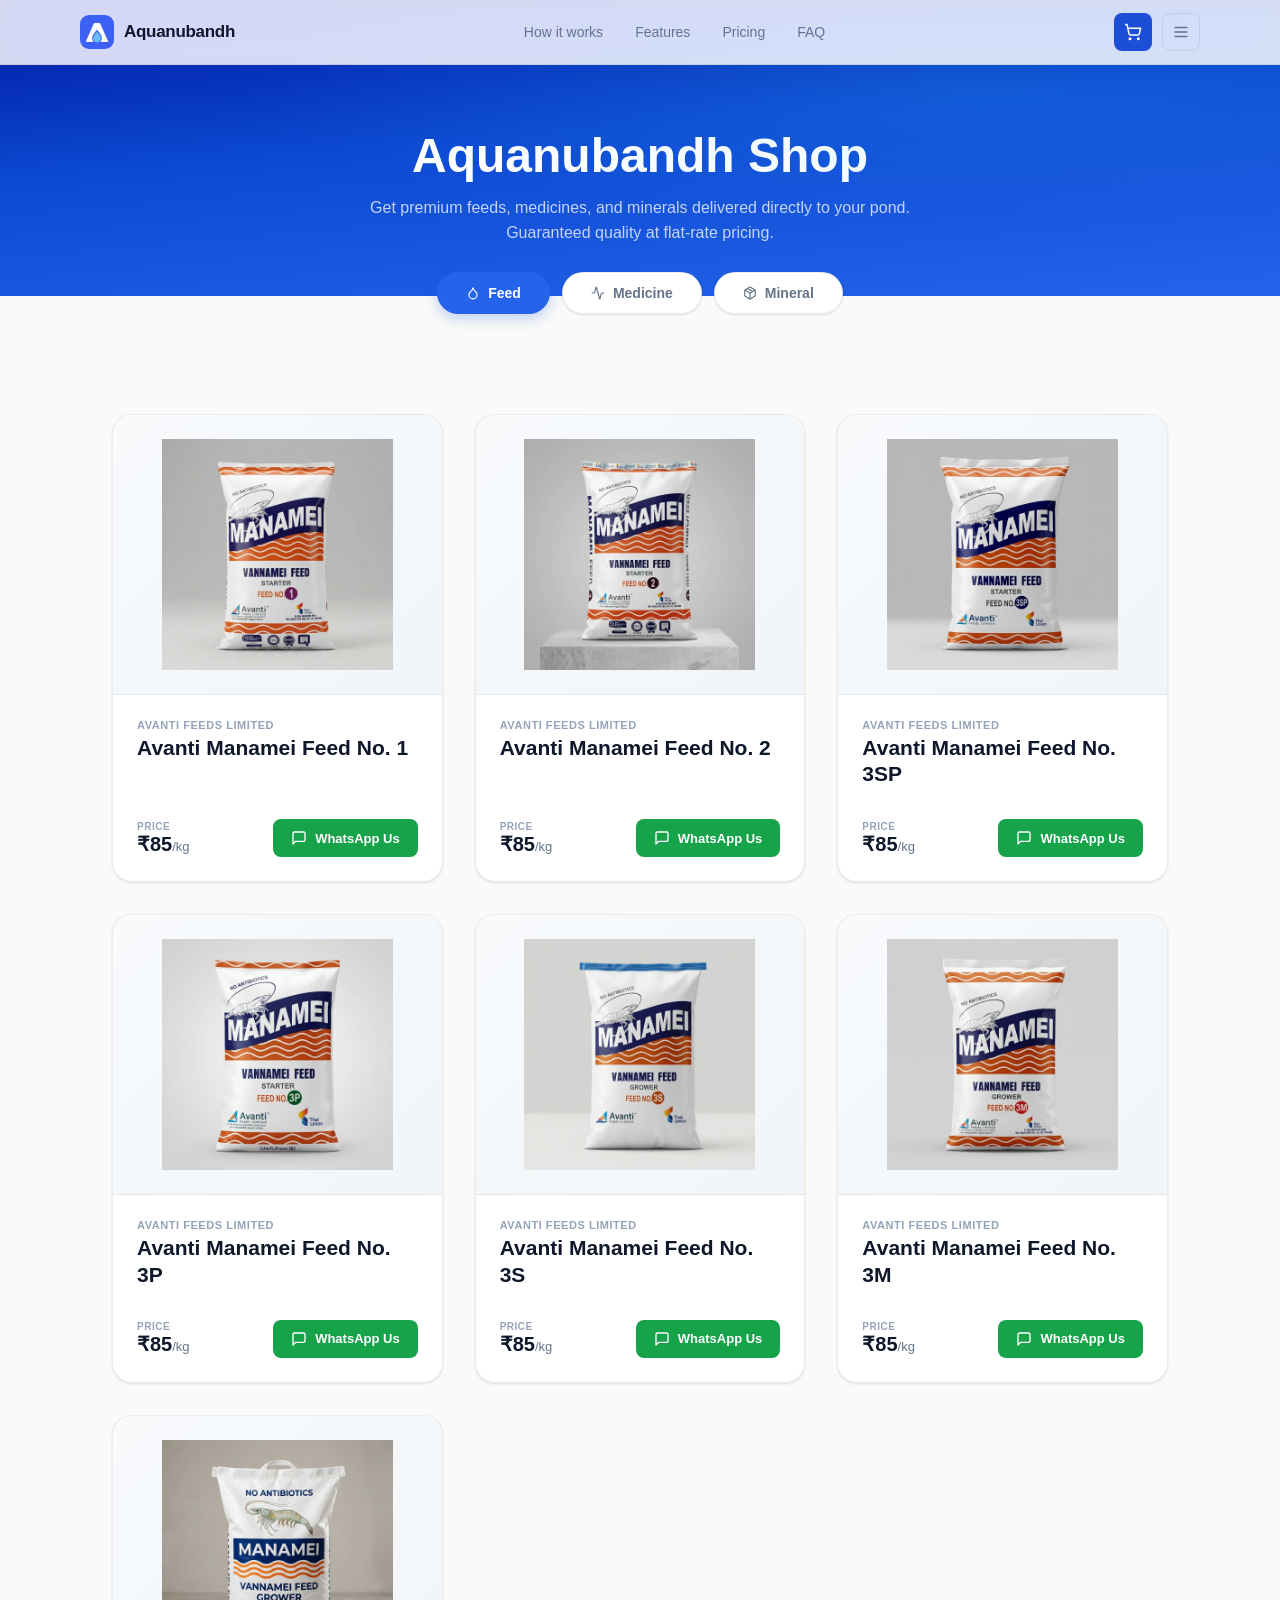
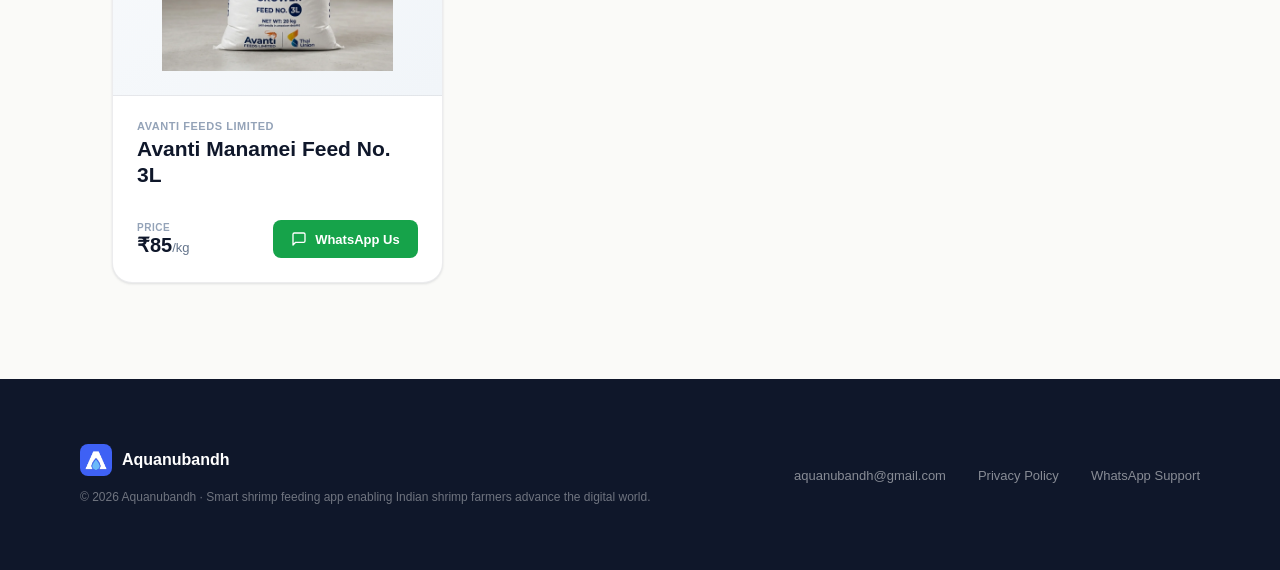
<file: shop.html>
<!DOCTYPE html>
<html lang="en">

<head>
  <meta charset="UTF-8">
  <meta name="viewport" content="width=device-width, initial-scale=1.0">
  <title>Aquanubandh | Shrimp Feed, Medicine & Mineral Store</title>
  <meta name="description"
    content="Direct-to-farm shrimp inputs. Order premium Avanti feed, medicines, and minerals at a flat rate of ₹85 per kg via WhatsApp. Quality tested, antibiotic-free.">
  <meta name="keywords"
    content="shrimp feed shop, avanti feeds, vannamei prawn feed, shrimp medicine, aquaculture minerals, order shrimp feed online, Andhra Pradesh aquaculture inputs">
  <link rel="canonical" href="https://aquanubandh.com/shop.html">
  <link rel="icon" type="image/webp" href="assets/logo.webp">
  <link rel="apple-touch-icon" href="assets/logo.webp">
  <link rel="shortcut icon" href="assets/logo.webp" type="image/webp">
  <meta name="robots" content="index, follow">
  
  <!-- Open Graph / Facebook -->
  <meta property="og:type" content="website">
  <meta property="og:url" content="https://aquanubandh.com/shop.html">
  <meta property="og:title" content="Aquanubandh | Shrimp Feed, Medicine & Mineral Store">
  <meta property="og:description"
    content="Direct-to-farm shrimp inputs. Order premium Avanti feed, medicines, and minerals at a flat rate of ₹85 per kg via WhatsApp. Quality tested, antibiotic-free.">
  <meta property="og:image" content="https://aquanubandh.com/assets/logo.webp">
  
  <!-- Twitter -->
  <meta name="twitter:card" content="summary_large_image">
  <meta name="twitter:url" content="https://aquanubandh.com/shop.html">
  <meta name="twitter:title" content="Aquanubandh | Shrimp Feed, Medicine & Mineral Store">
  <meta name="twitter:description"
    content="Direct-to-farm shrimp inputs. Order premium Avanti feed, medicines, and minerals at a flat rate of ₹85 per kg via WhatsApp. Quality tested, antibiotic-free.">
  <meta name="twitter:image" content="https://aquanubandh.com/assets/logo.webp">

  <script type="application/ld+json">
  {
    "@context": "https://schema.org",
    "@type": "Organization",
    "name": "Aquanubandh",
    "url": "https://aquanubandh.com",
    "logo": "https://aquanubandh.com/assets/logo.webp",
    "description": "Aquanubandh is a smart aquaculture management app and direct-to-farm input store."
  }
  </script>

  <!-- Fonts stack: Amazon Ember, Arial, sans-serif -->
  
  <script src="assets/7788e50a-930a-444e-aadd-7bc12679d697.js"></script>
  
  <style>
    *,
    *::before,
    *::after {
      box-sizing: border-box;
      margin: 0;
      padding: 0;
    }

    :root {
      --blue: #2563EB;
      --blue-dark: #1d4ed8;
      --blue-light: #eff6ff;
      --cyan: #38bdf8;
      --ink: #0f172a;
      --ink-muted: #64748b;
      --ink-faint: #94a3b8;
      --bg: #fafaf8;
      --bg-card: #ffffff;
      --border: rgba(15, 23, 42, 0.08);
      --green: #16a34a;
      --radius-sm: 8px;
      --radius-md: 14px;
      --radius-lg: 20px;
      --radius-xl: 28px;
      --shadow-sm: 0 1px 3px rgba(15, 23, 42, 0.08), 0 1px 2px rgba(15, 23, 42, 0.04);
      --shadow-md: 0 4px 16px rgba(15, 23, 42, 0.08), 0 2px 6px rgba(15, 23, 42, 0.04);
      --shadow-lg: 0 20px 48px rgba(15, 23, 42, 0.12), 0 8px 16px rgba(15, 23, 42, 0.06);
    }

    html {
      scroll-behavior: smooth;
    }

    body, button, input, select, textarea {
      font-family: "Amazon Ember", Arial, sans-serif;
    }

    body {
      background: var(--bg);
      color: var(--ink);
      -webkit-font-smoothing: antialiased;
      overflow-x: hidden;
    }

    /* Layout */
    .container {
      max-width: 1120px;
      margin: 0 auto;
      padding: 0 32px;
    }

    section {
      position: relative;
    }

    /* ── NAV ── */
    .nav {
      position: fixed;
      top: 0;
      left: 0;
      right: 0;
      z-index: 100;
      padding: 0 32px;
      backdrop-filter: blur(16px) saturate(180%);
      -webkit-backdrop-filter: blur(16px) saturate(180%);
      background: rgba(250, 250, 248, 0.85);
      border-bottom: 1px solid var(--border);
      transition: box-shadow 0.3s;
    }

    .nav.scrolled {
      box-shadow: var(--shadow-sm);
    }

    .nav-inner {
      max-width: 1120px;
      margin: 0 auto;
      height: 64px;
      display: flex;
      align-items: center;
      justify-content: space-between;
    }

    .nav-logo {
      display: flex;
      align-items: center;
      gap: 10px;
      text-decoration: none;
    }

    .nav-logo img {
      width: 34px;
      height: 34px;
      border-radius: 9px;
      object-fit: cover;
    }

    .nav-logo-name {
      font-size: 17px;
      font-weight: 700;
      color: var(--ink);
      letter-spacing: -0.3px;
    }

    .nav-links {
      display: flex;
      align-items: center;
      gap: 32px;
    }

    .nav-links a {
      font-size: 14px;
      font-weight: 500;
      color: var(--ink-muted);
      text-decoration: none;
      transition: color 0.2s;
    }

    .nav-links a:hover {
      color: var(--ink);
    }

    .nav-right {
      display: flex;
      align-items: center;
      gap: 10px;
    }

    .nav-shop-btn {
      background: var(--blue-dark);
      border: none;
      border-radius: var(--radius-sm);
      width: 38px;
      height: 38px;
      display: flex;
      align-items: center;
      justify-content: center;
      cursor: pointer;
      color: white;
      text-decoration: none;
      transition: background 0.2s, transform 0.2s;
    }

    .nav-shop-btn:hover {
      background: var(--blue-dark);
      transform: scale(1.05);
    }

    .nav-hamburger {
      background: transparent;
      border: 1px solid var(--border);
      border-radius: var(--radius-sm);
      width: 38px;
      height: 38px;
      display: flex;
      align-items: center;
      justify-content: center;
      cursor: pointer;
      color: var(--ink-muted);
      transition: background 0.2s, color 0.2s;
    }

    .nav-hamburger:hover {
      background: white;
      color: var(--ink);
    }

    /* ── HERO ── */
    .shop-hero {
      padding: 130px 32px 50px;
      background: linear-gradient(175deg, #00179f 0%, #0c4ad2 45%, #2563eb 100%);
      color: white;
      text-align: center;
      position: relative;
      overflow: hidden;
    }

    .shop-hero::before {
      content: '';
      position: absolute;
      inset: 0;
      background: radial-gradient(ellipse 80% 60% at 75% 30%, rgba(56, 189, 248, 0.15) 0%, transparent 70%);
      pointer-events: none;
    }

    .shop-hero-h1 {
      font-size: clamp(38px, 6vw, 48px);
      line-height: 1.1;
      margin-bottom: 12px;
      font-weight: 700;
    }

    .shop-hero-sub {
      font-size: clamp(14px, 2.5vw, 16px);
      color: rgba(255, 255, 255, 0.75);
      max-width: 600px;
      margin: 0 auto 0px;
      line-height: 1.6;
    }

    /* ── SHOP FILTER ── */
    .shop-filter-container {
      display: flex;
      justify-content: center;
      gap: 12px;
      margin-top: -24px;
      margin-bottom: 40px;
      position: relative;
      z-index: 10;
      flex-wrap: wrap;
    }

    .shop-filter-btn {
      background: white;
      border: 1px solid var(--border);
      color: var(--ink-muted);
      font-size: 14px;
      font-weight: 600;
      padding: 12px 28px;
      border-radius: 100px;
      cursor: pointer;
      box-shadow: var(--shadow-sm);
      transition: all 0.25s cubic-bezier(0.22, 1, 0.36, 1);
      display: flex;
      align-items: center;
      gap: 8px;
    }

    .shop-filter-btn:hover {
      border-color: var(--ink-faint);
      color: var(--ink);
      transform: translateY(-1px);
    }

    .shop-filter-btn.active {
      background: var(--blue);
      border-color: var(--blue);
      color: white;
      box-shadow: 0 4px 14px rgba(37, 99, 235, 0.3);
    }

    /* ── SHOP BODY ── */
    .shop-section {
      padding: 60px 32px 96px;
    }

    .shop-grid {
      display: grid;
      grid-template-columns: repeat(auto-fill, minmax(320px, 1fr));
      gap: 32px;
    }

    .prod-card {
      background: white;
      border: 1px solid var(--border);
      border-radius: var(--radius-lg);
      overflow: hidden;
      box-shadow: var(--shadow-sm);
      transition: transform 0.3s cubic-bezier(0.22, 1, 0.36, 1), box-shadow 0.3s cubic-bezier(0.22, 1, 0.36, 1), border-color 0.3s;
      display: flex;
      flex-direction: column;
      opacity: 1;
      transform: scale(1);
    }

    .prod-card.fade-out {
      opacity: 0;
      transform: scale(0.95);
      transition: opacity 0.2s ease, transform 0.2s ease;
    }

    .prod-card.fade-in {
      opacity: 1;
      transform: scale(1);
      transition: opacity 0.3s ease, transform 0.3s ease;
    }

    .prod-card:hover {
      transform: translateY(-4px);
      box-shadow: var(--shadow-md);
      border-color: rgba(37, 99, 235, 0.2);
    }

    .prod-img-wrap {
      height: 280px;
      background: linear-gradient(135deg, #f8fafc 0%, #f1f5f9 100%);
      display: flex;
      align-items: center;
      justify-content: center;
      padding: 24px;
      position: relative;
      border-bottom: 1px solid var(--border);
      overflow: hidden;
    }

    .prod-img-wrap img {
      max-width: 100%;
      max-height: 100%;
      object-fit: contain;
      transition: transform 0.3s ease;
    }

    .prod-card:hover .prod-img-wrap img {
      transform: scale(1.04);
    }

    .prod-badge {
      position: absolute;
      top: 16px;
      right: 16px;
      background: rgba(255, 255, 255, 0.92);
      backdrop-filter: blur(8px);
      -webkit-backdrop-filter: blur(8px);
      border: 1px solid var(--border);
      color: var(--blue-dark);
      font-size: 11px;
      font-weight: 700;
      text-transform: uppercase;
      letter-spacing: 0.5px;
      padding: 4px 10px;
      border-radius: 6px;
    }

    .prod-body {
      padding: 24px;
      display: flex;
      flex-direction: column;
      flex: 1;
    }

    .prod-title {
      font-size: 21px;
      color: var(--ink);
      margin-bottom: 8px;
      line-height: 1.25;
      font-weight: 700;
    }

    .prod-type {
      font-size: 12px;
      color: var(--blue);
      font-weight: 600;
      text-transform: uppercase;
      letter-spacing: 0.5px;
      margin-bottom: 14px;
    }

    .prod-meta {
      margin-bottom: 20px;
      border-top: 1px solid var(--border);
      border-bottom: 1px solid var(--border);
      padding: 12px 0;
      display: flex;
      flex-direction: column;
      gap: 8px;
      margin-top: auto;
    }

    .prod-meta-row {
      display: flex;
      justify-content: space-between;
      font-size: 13px;
    }

    .prod-meta-lbl {
      color: var(--ink-muted);
    }

    .prod-meta-val {
      color: var(--ink);
      font-weight: 600;
    }

    .prod-footer {
      display: flex;
      align-items: center;
      justify-content: space-between;
      gap: 16px;
      padding: 0 24px 24px;
      margin-top: auto;
    }

    .prod-card-link {
      text-decoration: none;
      color: inherit;
      display: flex;
      flex-direction: column;
      flex: 1;
    }

    .prod-price-box {
      display: flex;
      flex-direction: column;
    }

    .prod-price-lbl {
      font-size: 10px;
      color: var(--ink-faint);
      text-transform: uppercase;
      font-weight: 700;
      letter-spacing: 0.5px;
    }

    .prod-price-val {
      font-size: 20px;
      color: var(--ink);
      font-weight: 700;
    }

    .prod-price-val span {
      font-size: 13px;
      color: var(--ink-muted);
      font-weight: 500;
    }

    .prod-order-btn {
      background: #16a34a;
      color: white;
      border: none;
      font-size: 13px;
      font-weight: 700;
      padding: 11px 18px;
      border-radius: var(--radius-sm);
      cursor: pointer;
      display: flex;
      align-items: center;
      gap: 8px;
      text-decoration: none;
      transition: background 0.2s, transform 0.15s;
    }

    .prod-order-btn:hover {
      background: #15803d;
      transform: translateY(-1px);
    }

    /* ── DOWNLOAD MODAL ── */
    .dl-modal-overlay {
      position: fixed;
      inset: 0;
      background: rgba(8, 14, 40, 0.6);
      backdrop-filter: blur(16px);
      -webkit-backdrop-filter: blur(16px);
      z-index: 300;
      display: flex;
      align-items: center;
      justify-content: center;
      opacity: 0;
      pointer-events: none;
      transition: opacity 0.4s cubic-bezier(0.22, 1, 0.36, 1);
      padding: 16px;
    }

    .dl-modal-overlay.open {
      opacity: 1;
      pointer-events: all;
    }

    .dl-modal {
      background: linear-gradient(135deg, #0d1e5c 0%, #08123b 100%);
      border: 1px solid rgba(255, 255, 255, 0.1);
      border-radius: 28px;
      max-width: 440px;
      width: 100%;
      padding: 40px;
      position: relative;
      color: white;
      transform: scale(0.95);
      transition: transform 0.4s cubic-bezier(0.22, 1, 0.36, 1);
    }

    .dl-modal-overlay.open .dl-modal {
      transform: scale(1);
    }

    .dl-modal-close {
      position: absolute;
      top: 24px;
      right: 24px;
      background: rgba(255, 255, 255, 0.1);
      border: 1px solid rgba(255, 255, 255, 0.1);
      border-radius: 50%;
      width: 32px;
      height: 32px;
      display: flex;
      align-items: center;
      justify-content: center;
      color: rgba(255, 255, 255, 0.8);
      cursor: pointer;
      transition: background 0.2s;
    }

    .dl-modal-close:hover {
      background: rgba(255, 255, 255, 0.2);
    }

    .dl-modal-logo {
      display: flex;
      align-items: center;
      gap: 10px;
      margin-bottom: 24px;
    }

    .dl-modal-logo img {
      width: 32px;
      height: 32px;
      border-radius: 8px;
    }

    .dl-modal-logo span {
      font-weight: 700;
      font-size: 16px;
    }

    .dl-modal-title {
      font-size: 28px;
      line-height: 1.1;
      margin-bottom: 12px;
      font-weight: 700;
    }

    .dl-modal-sub {
      font-size: 14px;
      color: rgba(255, 255, 255, 0.6);
      margin-bottom: 28px;
      line-height: 1.5;
    }

    .dl-modal-options {
      display: flex;
      flex-direction: column;
      gap: 12px;
    }

    .dl-option {
      display: flex;
      align-items: center;
      gap: 16px;
      background: rgba(255, 255, 255, 0.08);
      border: 1px solid rgba(255, 255, 255, 0.14);
      border-radius: 16px;
      padding: 16px 20px;
      text-decoration: none;
      color: white;
      cursor: pointer;
      transition: background 0.2s, border-color 0.2s, transform 0.2s;
    }

    .dl-option:hover {
      background: rgba(255, 255, 255, 0.15);
      border-color: rgba(255, 255, 255, 0.28);
      transform: translateY(-2px);
    }

    .dl-option-icon {
      width: 44px;
      height: 44px;
      border-radius: 12px;
      background: rgba(255, 255, 255, 0.12);
      display: flex;
      align-items: center;
      justify-content: center;
      flex-shrink: 0;
    }

    .dl-option-text {
      flex: 1;
    }

    .dl-option-sub {
      font-size: 11px;
      color: rgba(255, 255, 255, 0.5);
      margin-bottom: 2px;
      text-transform: uppercase;
      letter-spacing: 0.5px;
      font-weight: 600;
    }

    .dl-option-name {
      font-size: 16px;
      font-weight: 700;
      color: white;
    }

    .dl-option-arrow {
      color: rgba(255, 255, 255, 0.4);
    }

    .dl-modal-note {
      text-align: center;
      font-size: 12px;
      color: rgba(255, 255, 255, 0.35);
      margin-top: 20px;
      line-height: 1.6;
    }

    /* ── SLIDE-OUT MENU ── */
    .menu-overlay {
      position: fixed;
      inset: 0;
      z-index: 200;
      opacity: 0;
      pointer-events: none;
      transition: opacity 0.5s cubic-bezier(0.22, 1, 0.36, 1);
      background: rgba(8, 14, 40, 0.75);
      backdrop-filter: blur(24px) saturate(180%);
      -webkit-backdrop-filter: blur(24px) saturate(180%);
    }

    .menu-overlay.open {
      opacity: 1;
      pointer-events: all;
    }

    .menu-panel {
      position: fixed;
      inset: 0;
      z-index: 201;
      display: flex;
      flex-direction: column;
      opacity: 0;
      pointer-events: none;
      transform: scale(0.97);
      transition: opacity 0.4s cubic-bezier(0.22, 1, 0.36, 1), transform 0.4s cubic-bezier(0.22, 1, 0.36, 1);
      will-change: opacity, transform;
    }

    .menu-panel.open {
      opacity: 1;
      pointer-events: all;
      transform: scale(1);
    }

    .menu-header {
      display: flex;
      align-items: center;
      justify-content: space-between;
      padding: 20px 32px;
      flex-shrink: 0;
    }

    .menu-logo {
      display: flex;
      align-items: center;
      gap: 10px;
    }

    .menu-logo img {
      width: 30px;
      height: 30px;
      border-radius: 7px;
      object-fit: cover;
    }

    .menu-logo span {
      font-weight: 700;
      font-size: 16px;
      color: white;
      letter-spacing: -0.3px;
    }

    .menu-close {
      background: rgba(255, 255, 255, 0.1);
      border: 1px solid rgba(255, 255, 255, 0.15);
      border-radius: 50%;
      width: 40px;
      height: 40px;
      display: flex;
      align-items: center;
      justify-content: center;
      cursor: pointer;
      color: rgba(255, 255, 255, 0.8);
      transition: background 0.2s, transform 0.2s;
    }

    .menu-close:hover {
      background: rgba(255, 255, 255, 0.2);
      transform: rotate(90deg);
    }

    .menu-body {
      flex: 1;
      display: flex;
      align-items: flex-start;
      justify-content: center;
      padding: 20px 40px;
      overflow-y: auto;
    }

    .menu-body-inner {
      width: 100%;
      max-width: 760px;
      margin: auto 0;
      display: grid;
      grid-template-columns: 1fr 1fr;
      gap: 12px 48px;
    }

    .menu-col {
      display: flex;
      flex-direction: column;
    }

    .menu-section-title {
      font-size: 10px;
      font-weight: 700;
      letter-spacing: 2.5px;
      text-transform: uppercase;
      color: rgba(255, 255, 255, 0.3);
      margin-bottom: 10px;
      padding: 0 4px;
    }

    .menu-item {
      display: flex;
      align-items: center;
      gap: 14px;
      padding: 13px 16px;
      text-decoration: none;
      color: rgba(255, 255, 255, 0.85);
      cursor: pointer;
      border-radius: 14px;
      background: rgba(255, 255, 255, 0);
      border: 1px solid rgba(255, 255, 255, 0);
      transition: background 0.2s, border-color 0.2s, color 0.2s, transform 0.2s;
    }

    .menu-item:hover {
      background: rgba(255, 255, 255, 0.08);
      border-color: rgba(255, 255, 255, 0.12);
      color: white;
      transform: translateX(4px);
    }

    .menu-item-icon {
      width: 38px;
      height: 38px;
      border-radius: 11px;
      background: rgba(255, 255, 255, 0.1);
      border: 1px solid rgba(255, 255, 255, 0.12);
      display: flex;
      align-items: center;
      justify-content: center;
      color: rgba(255, 255, 255, 0.75);
      flex-shrink: 0;
      transition: background 0.2s;
    }

    .menu-item:hover .menu-item-icon {
      background: rgba(255, 255, 255, 0.18);
      color: white;
    }

    .menu-item-text {
      flex: 1;
    }

    .menu-item-label {
      font-size: 15px;
      font-weight: 600;
      color: white;
      line-height: 1.2;
    }

    .menu-item-sub {
      font-size: 12px;
      color: rgba(255, 255, 255, 0.4);
      margin-top: 2px;
    }

    .menu-divider {
      height: 1px;
      background: rgba(255, 255, 255, 0.08);
      margin: 6px 16px;
    }

    .menu-footer {
      padding: 16px 32px 28px;
      border-top: 1px solid rgba(255, 255, 255, 0.1);
      flex-shrink: 0;
      display: flex;
      justify-content: center;
    }

    .menu-footer-dl {
      padding: 14px 40px;
      background: white;
      color: var(--blue);
      border: none;
      border-radius: 14px;
      font-size: 15px;
      font-weight: 700;
      cursor: pointer;
      transition: background 0.2s, transform 0.15s, box-shadow 0.2s;
      display: flex;
      align-items: center;
      gap: 10px;
      box-shadow: 0 8px 32px rgba(255, 255, 255, 0.1);
      text-decoration: none;
    }

    .menu-footer-dl:hover {
      background: #f0f6ff;
      transform: translateY(-2px);
      box-shadow: 0 12px 40px rgba(255, 255, 255, 0.18);
    }

    .menu-panel.open .menu-item {
      animation: menuItemIn 0.4s cubic-bezier(0.22, 1, 0.36, 1) both;
    }

    @keyframes menuItemIn {
      from {
        opacity: 0;
        transform: translateY(12px);
      }
      to {
        opacity: 1;
        transform: translateY(0);
      }
    }

    .menu-panel.open .menu-item:nth-child(1) { animation-delay: 0.05s; }
    .menu-panel.open .menu-item:nth-child(2) { animation-delay: 0.10s; }
    .menu-panel.open .menu-item:nth-child(3) { animation-delay: 0.15s; }
    .menu-panel.open .menu-item:nth-child(4) { animation-delay: 0.20s; }
    .menu-panel.open .menu-item:nth-child(5) { animation-delay: 0.25s; }
    .menu-panel.open .menu-item:nth-child(6) { animation-delay: 0.30s; }

    /* ── FOOTER ── */
    .footer {
      background: var(--ink);
      padding: 64px 32px;
      border-top: 1px solid var(--border);
    }

    .footer-inner {
      max-width: 1120px;
      margin: 0 auto;
      display: flex;
      justify-content: space-between;
      align-items: center;
    }

    .footer-logo {
      display: flex;
      align-items: center;
      gap: 10px;
      margin-bottom: 12px;
    }

    .footer-logo img {
      width: 32px;
      height: 32px;
      border-radius: 8px;
    }

    .footer-logo-name {
      font-weight: 700;
      color: white;
      font-size: 16px;
    }

    .footer-meta {
      font-size: 12px;
      color: rgba(255, 255, 255, 0.4);
      line-height: 1.5;
    }

    .footer-links {
      display: flex;
      gap: 32px;
    }

    .footer-links a {
      font-size: 13px;
      color: rgba(255, 255, 255, 0.5);
      text-decoration: none;
      transition: color 0.2s;
    }

    .footer-links a:hover {
      color: white;
    }

    /* Responsive */
    @media (max-width: 900px) {
      .nav { padding: 0 16px; }
      .nav-links { display: none; }
      .shop-section { padding: 40px 16px 64px; }
      .shop-grid { grid-template-columns: 1fr 1fr; gap: 16px; }
      .prod-img-wrap { height: 200px; padding: 16px; }
      .prod-body { padding: 16px; }
      .prod-title { font-size: 18px; }
      .prod-type { margin-bottom: 8px; }
      .prod-meta { margin-bottom: 14px; padding: 8px 0; }
      .prod-meta-row { font-size: 12px; }
      .prod-price-val { font-size: 18px; }
      .prod-footer { padding: 0 16px 16px; }
      .prod-order-btn { font-size: 12px; padding: 9px 14px; }
      .footer-inner { flex-direction: column; align-items: flex-start; gap: 20px; }
      .footer-links { gap: 16px; flex-wrap: wrap; }
      .menu-body-inner { grid-template-columns: 1fr; }
      .menu-body { padding: 16px; }
      .menu-header { padding: 16px 20px; }
    }

    @media (max-width: 520px) {
      .nav-logo-name { font-size: 15px; }
      .shop-hero { padding: 100px 16px 40px; }
      .shop-grid { grid-template-columns: 1fr; gap: 16px; }
      .shop-filter-container { margin-top: -16px; margin-bottom: 24px; padding: 0 8px; gap: 8px; }
      .shop-filter-btn { font-size: 12px; padding: 9px 18px; }
    }
  </style>
</head>

<body>

  <!-- NAV -->
  <nav class="nav" id="main-nav">
    <div class="nav-inner">
      <a class="nav-logo" href="./index.html">
        <img src="assets/logo.webp" alt="Aquanubandh - Smart Aquaculture Management Logo">
        <span class="nav-logo-name">Aquanubandh</span>
      </a>
      <div class="nav-links">
        <a href="./index.html#how">How it works</a>
        <a href="./index.html#features">Features</a>
        <a href="./index.html#pricing">Pricing</a>
        <a href="./index.html#faq">FAQ</a>
      </div>
      <div class="nav-right">
        <a href="./shop.html" class="nav-shop-btn" aria-label="Shop">
          <i data-lucide="shopping-cart" style="width:18px;height:18px;"></i>
        </a>
        <button class="nav-hamburger" id="menu-open-btn" aria-label="Open menu">
          <i data-lucide="menu" style="width:18px;height:18px;"></i>
        </button>
      </div>
    </div>
  </nav>

  <!-- HERO -->
  <header class="shop-hero">
    <div class="container">
      <h1 class="shop-hero-h1">Aquanubandh Shop</h1>
      <p class="shop-hero-sub">Get premium feeds, medicines, and minerals delivered directly to your pond. Guaranteed quality at flat-rate pricing.</p>
    </div>
  </header>

  <!-- FILTER CONTROLLER -->
  <section class="container" style="position: relative; z-index: 10;">
    <div class="shop-filter-container">
      <button class="shop-filter-btn active" data-category="feed">
        <i data-lucide="droplet" style="width:14px;height:14px;"></i> Feed
      </button>
      <button class="shop-filter-btn" data-category="medicine">
        <i data-lucide="activity" style="width:14px;height:14px;"></i> Medicine
      </button>
      <button class="shop-filter-btn" data-category="mineral">
        <i data-lucide="package" style="width:14px;height:14px;"></i> Mineral
      </button>
    </div>
  </section>

  <!-- PRODUCTS SECTION -->
  <section class="shop-section">
    <div class="container">
      <div class="shop-grid" id="product-grid">
        <!-- Rendered dynamically via JavaScript -->
      </div>
    </div>
  </section>

  <!-- DOWNLOAD MODAL -->
  <div class="dl-modal-overlay" id="dl-modal-overlay">
    <div class="dl-modal">
      <button class="dl-modal-close" id="dl-modal-close">
        <i data-lucide="x" style="width:15px;height:15px;"></i>
      </button>
      <div class="dl-modal-logo">
        <img src="assets/logo.webp" alt="Aquanubandh - Smart Aquaculture Management Logo">
        <span>Aquanubandh</span>
      </div>
      <div class="dl-modal-title">Download the app</div>
      <div class="dl-modal-sub">Free for Indian shrimp farmers. Available on iOS and Android.</div>
      <div class="dl-modal-options">
        <a class="dl-option" href="https://dummyiosapp.com" target="_blank">
          <div class="dl-option-icon">
            <svg width="24" height="24" viewBox="0 0 24 24" fill="white">
              <path
                d="M17.05 20.28c-.98.95-2.05.8-3.08.35-1.09-.46-2.09-.48-3.24 0-1.44.62-2.2.44-3.06-.35C2.79 15.25 3.51 7.7 9.05 7.4c1.38.07 2.34.74 3.13.8 1.19-.24 2.33-.93 3.6-.84 1.54.12 2.69.72 3.44 1.83-3.14 1.9-2.38 5.96.46 7.19-.57 1.5-1.3 2.98-2.63 3.9zM12.03 7.25c-.15-2.23 1.66-4.07 3.74-4.25.29 2.58-2.34 4.5-3.74 4.25z">
              </path>
            </svg>
          </div>
          <div class="dl-option-text">
            <div class="dl-option-sub">Download on the</div>
            <div class="dl-option-name">App Store</div>
          </div>
          <div class="dl-option-arrow"><i data-lucide="arrow-right" style="width:16px;height:16px;"></i></div>
        </a>
        <a class="dl-option" href="https://dummyiosapp.com" target="_blank">
          <div class="dl-option-icon">
            <svg width="24" height="24" viewBox="0 0 24 24" fill="white">
              <path
                d="M3.18 23.76c.28.16.6.16.88 0l10.96-6.32-2.4-2.4-9.44 8.72zm16.64-9.64l-2.56-1.48-2.68 2.68 2.68 2.68 2.6-1.5c.74-.44.74-1.96-.04-2.38zM3.06.24C2.78.4 2.6.7 2.6 1.06v21.88l9.44-9.44L3.06.24zm11 10.4L5.54.24 3.06.24l10.4 10.4H14.06z">
              </path>
            </svg>
          </div>
          <div class="dl-option-text">
            <div class="dl-option-sub">Get it on</div>
            <div class="dl-option-name">Google Play</div>
          </div>
          <div class="dl-option-arrow"><i data-lucide="arrow-right" style="width:16px;height:16px;"></i></div>
        </a>
      </div>
      <div class="dl-modal-note">Free to download. No credit card required.</div>
    </div>
  </div>

  <!-- SLIDE-OUT MENU OVERLAY -->
  <div class="menu-overlay" id="menu-overlay"></div>

  <!-- SLIDE-OUT MENU PANEL -->
  <div class="menu-panel" id="menu-panel">
    <div class="menu-header">
      <div class="menu-logo">
        <img src="assets/logo.webp" alt="Aquanubandh - Smart Aquaculture Management Logo">
        <span>Aquanubandh</span>
      </div>
      <button class="menu-close" id="menu-close-btn">
        <i data-lucide="x" style="width:16px;height:16px;"></i>
      </button>
    </div>

    <div class="menu-body">
      <div class="menu-body-inner">
        <!-- Left column -->
        <div class="menu-col">
          <div class="menu-section-title">Pages</div>
          <a class="menu-item" href="./index.html" id="menu-link-home">
            <div class="menu-item-icon"><i data-lucide="home" style="width:16px;height:16px;"></i></div>
            <div class="menu-item-text">
              <div class="menu-item-label">Home</div>
              <div class="menu-item-sub">Return to homepage</div>
            </div>
          </a>
          <a class="menu-item" href="./index.html#how" id="menu-link-how">
            <div class="menu-item-icon"><i data-lucide="map" style="width:16px;height:16px;"></i></div>
            <div class="menu-item-text">
              <div class="menu-item-label">How it works</div>
              <div class="menu-item-sub">4-step walkthrough</div>
            </div>
          </a>
          <a class="menu-item" href="./index.html#features" id="menu-link-features">
            <div class="menu-item-icon"><i data-lucide="layers" style="width:16px;height:16px;"></i></div>
            <div class="menu-item-text">
              <div class="menu-item-label">Features</div>
              <div class="menu-item-sub">FCR, biomass, team access</div>
            </div>
          </a>
          <a class="menu-item" href="./index.html#pricing" id="menu-link-pricing">
            <div class="menu-item-icon"><i data-lucide="tag" style="width:16px;height:16px;"></i></div>
            <div class="menu-item-text">
              <div class="menu-item-label">Pricing</div>
              <div class="menu-item-sub">Free forever</div>
            </div>
          </a>
          <a class="menu-item" href="./index.html#faq" id="menu-link-faq">
            <div class="menu-item-icon"><i data-lucide="message-circle" style="width:16px;height:16px;"></i></div>
            <div class="menu-item-text">
              <div class="menu-item-label">FAQ</div>
              <div class="menu-item-sub">Common questions answered</div>
            </div>
          </a>
          <div class="menu-divider"></div>
          <div class="menu-section-title">Company</div>
          <a class="menu-item" href="./about.html" id="menu-link-about">
            <div class="menu-item-icon"><i data-lucide="info" style="width:16px;height:16px;"></i></div>
            <div class="menu-item-text">
              <div class="menu-item-label">About</div>
              <div class="menu-item-sub">Our mission &amp; the team</div>
            </div>
          </a>
          <a class="menu-item" href="./shop.html" id="menu-link-shop">
            <div class="menu-item-icon"><i data-lucide="shopping-cart" style="width:16px;height:16px;"></i></div>
            <div class="menu-item-text">
              <div class="menu-item-label">Shop</div>
              <div class="menu-item-sub">Feeds &amp; inputs</div>
            </div>
          </a>
          <a class="menu-item" href="mailto:aquanubandh@gmail.com">
            <div class="menu-item-icon"><i data-lucide="mail" style="width:16px;height:16px;"></i></div>
            <div class="menu-item-text">
              <div class="menu-item-label">Email Us</div>
              <div class="menu-item-sub">aquanubandh@gmail.com</div>
            </div>
          </a>
          <a class="menu-item" href="https://wa.link/ecqo7w" target="_blank">
            <div class="menu-item-icon"><i data-lucide="message-circle" style="width:16px;height:16px;"></i></div>
            <div class="menu-item-text">
              <div class="menu-item-label">WhatsApp Support</div>
              <div class="menu-item-sub">Chat with us directly</div>
            </div>
          </a>
        </div>
        <!-- Right column -->
        <div class="menu-col">
          <div class="menu-section-title">Resources</div>
          <a class="menu-item" href="./blog.html" id="menu-link-blog">
            <div class="menu-item-icon"><i data-lucide="book-open" style="width:16px;height:16px;"></i></div>
            <div class="menu-item-text">
              <div class="menu-item-label">Blog</div>
              <div class="menu-item-sub">Farm tips, FCR guides, disease alerts</div>
            </div>
          </a>
          <a class="menu-item" href="#">
            <div class="menu-item-icon"><i data-lucide="trending-up" style="width:16px;height:16px;"></i></div>
            <div class="menu-item-text">
              <div class="menu-item-label">Shrimp Price Tracker</div>
              <div class="menu-item-sub">Daily vannamei rates by state</div>
            </div>
            <span class="menu-item-badge new">Soon</span>
          </a>
          <a class="menu-item" href="#">
            <div class="menu-item-icon"><i data-lucide="alert-triangle" style="width:16px;height:16px;"></i></div>
            <div class="menu-item-text">
              <div class="menu-item-label">Disease Alerts</div>
              <div class="menu-item-sub">EMS, WSSV &amp; outbreak news</div>
            </div>
            <span class="menu-item-badge new">Soon</span>
          </a>
          <a class="menu-item" href="#">
            <div class="menu-item-icon"><i data-lucide="calculator" style="width:16px;height:16px;"></i></div>
            <div class="menu-item-text">
              <div class="menu-item-label">Calculator</div>
              <div class="menu-item-sub">Free standalone tool</div>
            </div>
            <span class="menu-item-badge new">Soon</span>
          </a>
        </div>
      </div>
    </div>

    <div class="menu-footer">
      <button class="menu-footer-dl">
        <i data-lucide="download" style="width:16px;height:16px;"></i>
        Download Aquanubandh, Free
      </button>
    </div>
  </div>

  <!-- FOOTER -->
  <footer class="footer">
    <div class="footer-inner">
      <div>
        <div class="footer-logo">
          <img src="assets/logo.webp" alt="Aquanubandh - Smart Aquaculture Management Logo">
          <span class="footer-logo-name">Aquanubandh</span>
        </div>
        <div class="footer-meta">© 2026 Aquanubandh · Smart shrimp feeding app enabling Indian shrimp farmers advance the digital world.</div>
      </div>
      <div class="footer-links">
        <a href="mailto:aquanubandh@gmail.com">aquanubandh@gmail.com</a>
        <a href="#">Privacy Policy</a>
        <a href="https://wa.link/ecqo7w" target="_blank">WhatsApp Support</a>
      </div>
    </div>
  </footer>

  <script>
    function safeCreateIcons() {
      try {
        if (typeof lucide !== 'undefined' && typeof lucide.createIcons === 'function') {
          lucide.createIcons();
        }
      } catch (e) {
        console.warn('Lucide icons failed to render:', e);
      }
    }

    safeCreateIcons();

    // Nav scroll shadow
    const nav = document.getElementById('main-nav');
    window.addEventListener('scroll', () => {
      nav.classList.toggle('scrolled', window.scrollY > 20);
    });

    // Dynamic products loading and parsing
    let products = [];

    const grid = document.getElementById('product-grid');

    // Function to render cards
    function renderProducts(category) {
      grid.innerHTML = '';
      
      const filtered = products.filter(p => p.category === category);
      
      filtered.forEach((p) => {
        const card = document.createElement('div');
        card.className = 'prod-card';
        
        // WhatsApp prefilled message
        const priceUnit = (p.category === 'feed') ? 'kg' : 'pack';
        const waText = encodeURIComponent(`Hello Aquanubandh, I am interested in purchasing ${p.product_name} at ₹${p.price} per ${priceUnit}. Please share details for purchase.`);
        const waUrl = `https://wa.me/918909449999?text=${waText}`;

        card.innerHTML = `
          <a href="./product-detail.html?id=${p.id}" class="prod-card-link">
            <div class="prod-img-wrap">
              <img src="assets/${p.product_image}" alt="${p.product_name} - Professional Packshot">
            </div>
            <div class="prod-body">
              <div class="prod-type" style="text-transform: uppercase; font-size: 11px; letter-spacing: 0.05em; color: var(--ink-faint); margin-bottom: 4px;">${p.company_name}</div>
              <h3 class="prod-title">${p.product_name}</h3>
            </div>
          </a>
          <div class="prod-footer">
            <div class="prod-price-box">
              <span class="prod-price-lbl">Price</span>
              <div class="prod-price-val">₹${p.price}<span>/${priceUnit}</span></div>
            </div>
            <a href="${waUrl}" target="_blank" class="prod-order-btn">
              <i data-lucide="message-square" style="width:16px;height:16px;"></i>
              WhatsApp Us
            </a>
          </div>
        `;
        
        grid.appendChild(card);
      });
      
      // Re-initialize icons inside cards
      safeCreateIcons();
    }

    const fallbackProducts = [
      {
        id: "feed-1",
        category: "feed",
        company_name: "Avanti Feeds Limited",
        product_image: "shop_feed_1.webp",
        product_name: "Avanti Manamei Feed No. 1",
        product_description: "Premium starter feed for early-stage post-larvae shrimp. Formulated for optimum digestion and fast growth.",
        price: "85",
        sub_price: "₹2125 per 25kg bag"
      },
      {
        id: "feed-2",
        category: "feed",
        company_name: "Avanti Feeds Limited",
        product_image: "shop_feed_2.webp",
        product_name: "Avanti Manamei Feed No. 2",
        product_description: "Advanced starter crumble promoting structural growth and strengthening immunity in young post-larvae.",
        price: "85",
        sub_price: "₹2125 per 25kg bag"
      },
      {
        id: "feed-3sp",
        category: "feed",
        company_name: "Avanti Feeds Limited",
        product_image: "shop_feed_3sp.webp",
        product_name: "Avanti Manamei Feed No. 3SP",
        product_description: "Professional starter micro-pellet formulated for transition from crumble, maximizing survival rates.",
        price: "85",
        sub_price: "₹2125 per 25kg bag"
      },
      {
        id: "feed-3p",
        category: "feed",
        company_name: "Avanti Feeds Limited",
        product_image: "shop_feed_3p.webp",
        product_name: "Avanti Manamei Feed No. 3P",
        product_description: "High-performance pellet starter feed designed to optimize Feed Conversion Ratio (FCR) during critical early development.",
        price: "85",
        sub_price: "₹2125 per 25kg bag"
      },
      {
        id: "feed-3s",
        category: "feed",
        company_name: "Avanti Feeds Limited",
        product_image: "shop_feed_3s.webp",
        product_name: "Avanti Manamei Feed No. 3S",
        product_description: "Specialized grower feed for early juvenile stages, ensuring uniform growth and water stability.",
        price: "85",
        sub_price: "₹2125 per 25kg bag"
      },
      {
        id: "feed-3m",
        category: "feed",
        company_name: "Avanti Feeds Limited",
        product_image: "shop_feed_3m.webp",
        product_name: "Avanti Manamei Feed No. 3M",
        product_description: "Advanced grower feed optimized for rapid weight gain and excellent FCR in mid-stage Vannamei shrimp.",
        price: "85",
        sub_price: "₹2125 per 25kg bag"
      },
      {
        id: "feed-3l",
        category: "feed",
        company_name: "Avanti Feeds Limited",
        product_image: "shop_feed_3l.webp",
        product_name: "Avanti Manamei Feed No. 3L",
        product_description: "Finisher feed for adult Vannamei shrimp, maximizing biomass output and ensuring high survival rates before harvest.",
        price: "85",
        sub_price: "₹2125 per 25kg bag"
      },
      {
        id: "med-1",
        category: "medicine",
        company_name: "Premium Quality",
        product_image: "shop_med_1.webp",
        product_name: "BioShield Fortis Probiotic",
        product_description: "Concentrated immune booster and gut probiotic for shrimp. Enhances resistance against pathogens and improves feed assimilation.",
        price: "85",
        sub_price: "Pack size: 1L"
      },
      {
        id: "min-1",
        category: "mineral",
        company_name: "Premium Quality",
        product_image: "shop_min_1.webp",
        product_name: "CalMag Balance Soluble Minerals",
        product_description: "Essential water-soluble minerals to maintain osmotic balance and support uniform shell hardening during shrimp molting cycles.",
        price: "85",
        sub_price: "Pack size: 5kg"
      }
    ];

    async function loadProducts() {
      try {
        const res = await fetch('product-detail.html');
        if (!res.ok) throw new Error('Failed to fetch product-detail.html');
        const htmlText = await res.text();
        const parser = new DOMParser();
        const doc = parser.parseFromString(htmlText, 'text/html');
        const dbElement = doc.getElementById('products-database');
        if (dbElement) {
          products = JSON.parse(dbElement.textContent);
        } else {
          throw new Error('Database script element products-database not found in product-detail.html');
        }
      } catch (err) {
        console.warn('Could not fetch products dynamically from product-detail.html (likely due to CORS or offline file mode). Using local fallback catalog:', err);
        products = fallbackProducts;
      }
      
      // Default load (Feed)
      renderProducts('feed');
      highlightActiveMenu();
    }

    // Highlight active menu item
    function highlightActiveMenu() {
      const currentPath = window.location.pathname;
      const menuLinks = {
        'index.html': document.getElementById('menu-link-home'),
        'about.html': document.getElementById('menu-link-about'),
        'shop.html': document.getElementById('menu-link-shop'),
        'blog.html': document.getElementById('menu-link-blog')
      };
      Object.keys(menuLinks).forEach(path => {
        const link = menuLinks[path];
        if (link) {
          if (currentPath.includes(path) || (path === 'index.html' && (currentPath === '/' || currentPath.endsWith('/') || currentPath === ''))) {
            link.style.background = 'rgba(255, 255, 255, 0.08)';
            link.style.borderColor = 'rgba(255, 255, 255, 0.12)';
            link.style.color = 'white';
            const icon = link.querySelector('.menu-item-icon');
            if (icon) {
              icon.style.color = 'white';
              icon.style.background = 'rgba(255, 255, 255, 0.18)';
            }
            const label = link.querySelector('.menu-item-label');
            if (label) label.style.color = 'white';
          } else {
            // reset styles
            link.style.background = '';
            link.style.borderColor = '';
            link.style.color = '';
            const icon = link.querySelector('.menu-item-icon');
            if (icon) {
              icon.style.color = '';
              icon.style.background = '';
            }
            const label = link.querySelector('.menu-item-label');
            if (label) label.style.color = '';
          }
        }
      });
    }

    // Call loadProducts on load
    if (document.readyState === 'loading') {
      window.addEventListener('DOMContentLoaded', loadProducts);
    } else {
      loadProducts();
    }

    // Filter Buttons Interaction
    const filterButtons = document.querySelectorAll('.shop-filter-btn');
    filterButtons.forEach(btn => {
      btn.addEventListener('click', () => {
        // Remove active class
        filterButtons.forEach(b => b.classList.remove('active'));
        btn.classList.add('active');
        
        const cat = btn.getAttribute('data-category');
        
        // Add fade out class
        const cards = document.querySelectorAll('.prod-card');
        cards.forEach(c => c.classList.add('fade-out'));
        
        setTimeout(() => {
          renderProducts(cat);
          const newCards = document.querySelectorAll('.prod-card');
          newCards.forEach(c => {
            c.classList.add('fade-out');
            c.getBoundingClientRect(); // trigger reflow
            c.classList.remove('fade-out');
            c.classList.add('fade-in');
          });
        }, 200);
      });
    });

    // Download modal logic
    const dlOverlay = document.getElementById('dl-modal-overlay');
    const dlClose = document.getElementById('dl-modal-close');

    function openDlModal() {
      dlOverlay.classList.add('open');
      document.body.style.overflow = 'hidden';
      safeCreateIcons();
    }
    function closeDlModal() {
      dlOverlay.classList.remove('open');
      document.body.style.overflow = '';
    }

    dlClose.addEventListener('click', closeDlModal);
    dlOverlay.addEventListener('click', (e) => { if (e.target === dlOverlay) closeDlModal(); });
    document.addEventListener('keydown', (e) => { if (e.key === 'Escape') closeDlModal(); });

    // Hamburger menu logic
    const menuOpenBtn = document.getElementById('menu-open-btn');
    const menuCloseBtn = document.getElementById('menu-close-btn');
    const menuOverlay = document.getElementById('menu-overlay');
    const menuPanel = document.getElementById('menu-panel');

    function openMenu() {
      menuOverlay.classList.add('open');
      document.body.style.overflow = 'hidden';
      menuPanel.getBoundingClientRect();
      menuPanel.classList.add('open');
      safeCreateIcons();
    }
    function closeMenu() {
      menuPanel.classList.remove('open');
      menuOverlay.classList.remove('open');
      document.body.style.overflow = '';
    }
    menuOpenBtn.addEventListener('click', openMenu);
    menuCloseBtn.addEventListener('click', closeMenu);
    menuOverlay.addEventListener('click', closeMenu);

    document.querySelector('.menu-footer-dl').addEventListener('click', () => {
      closeMenu();
      setTimeout(openDlModal, 350);
    });

    ['menu-link-home', 'menu-link-how', 'menu-link-features', 'menu-link-pricing', 'menu-link-faq', 'menu-link-about', 'menu-link-shop', 'menu-link-blog'].forEach(id => {
      const el = document.getElementById(id);
      if (el) el.addEventListener('click', closeMenu);
    });
  </script>
</body>

</html>
</file>
